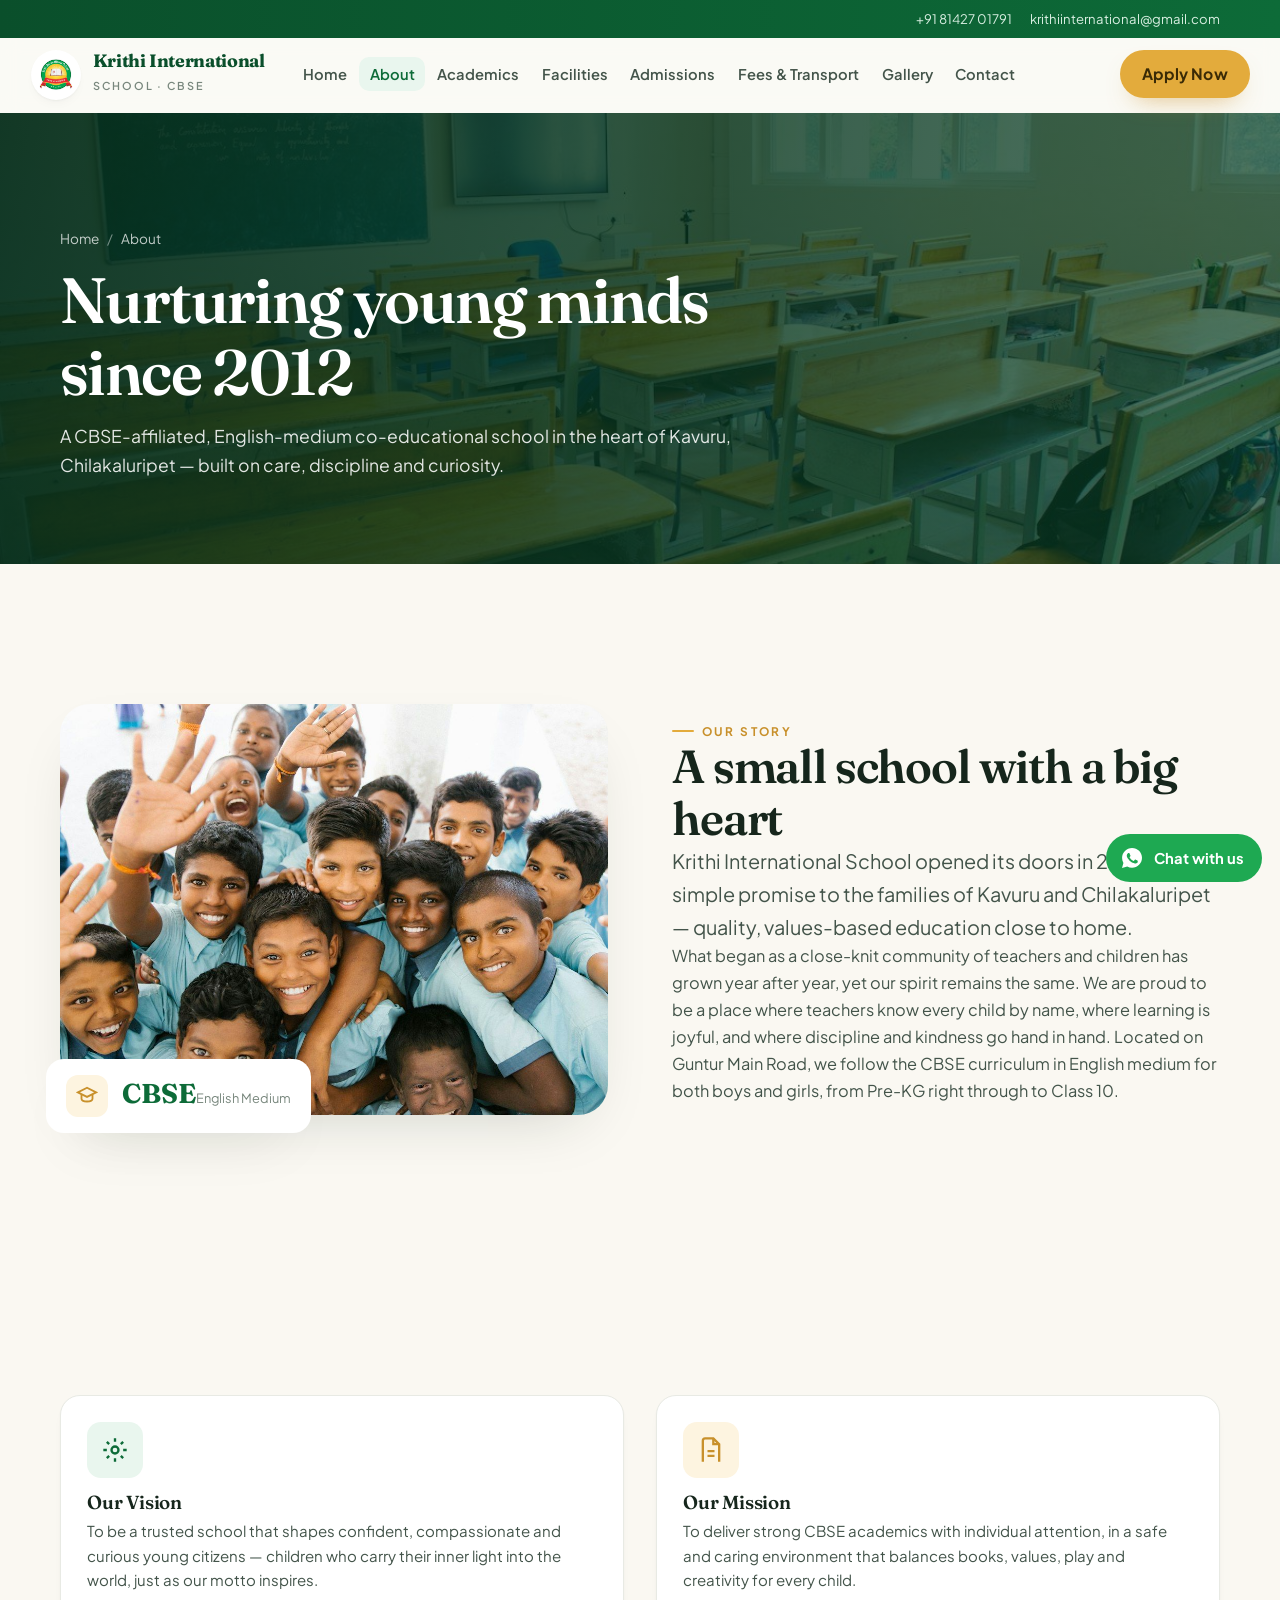
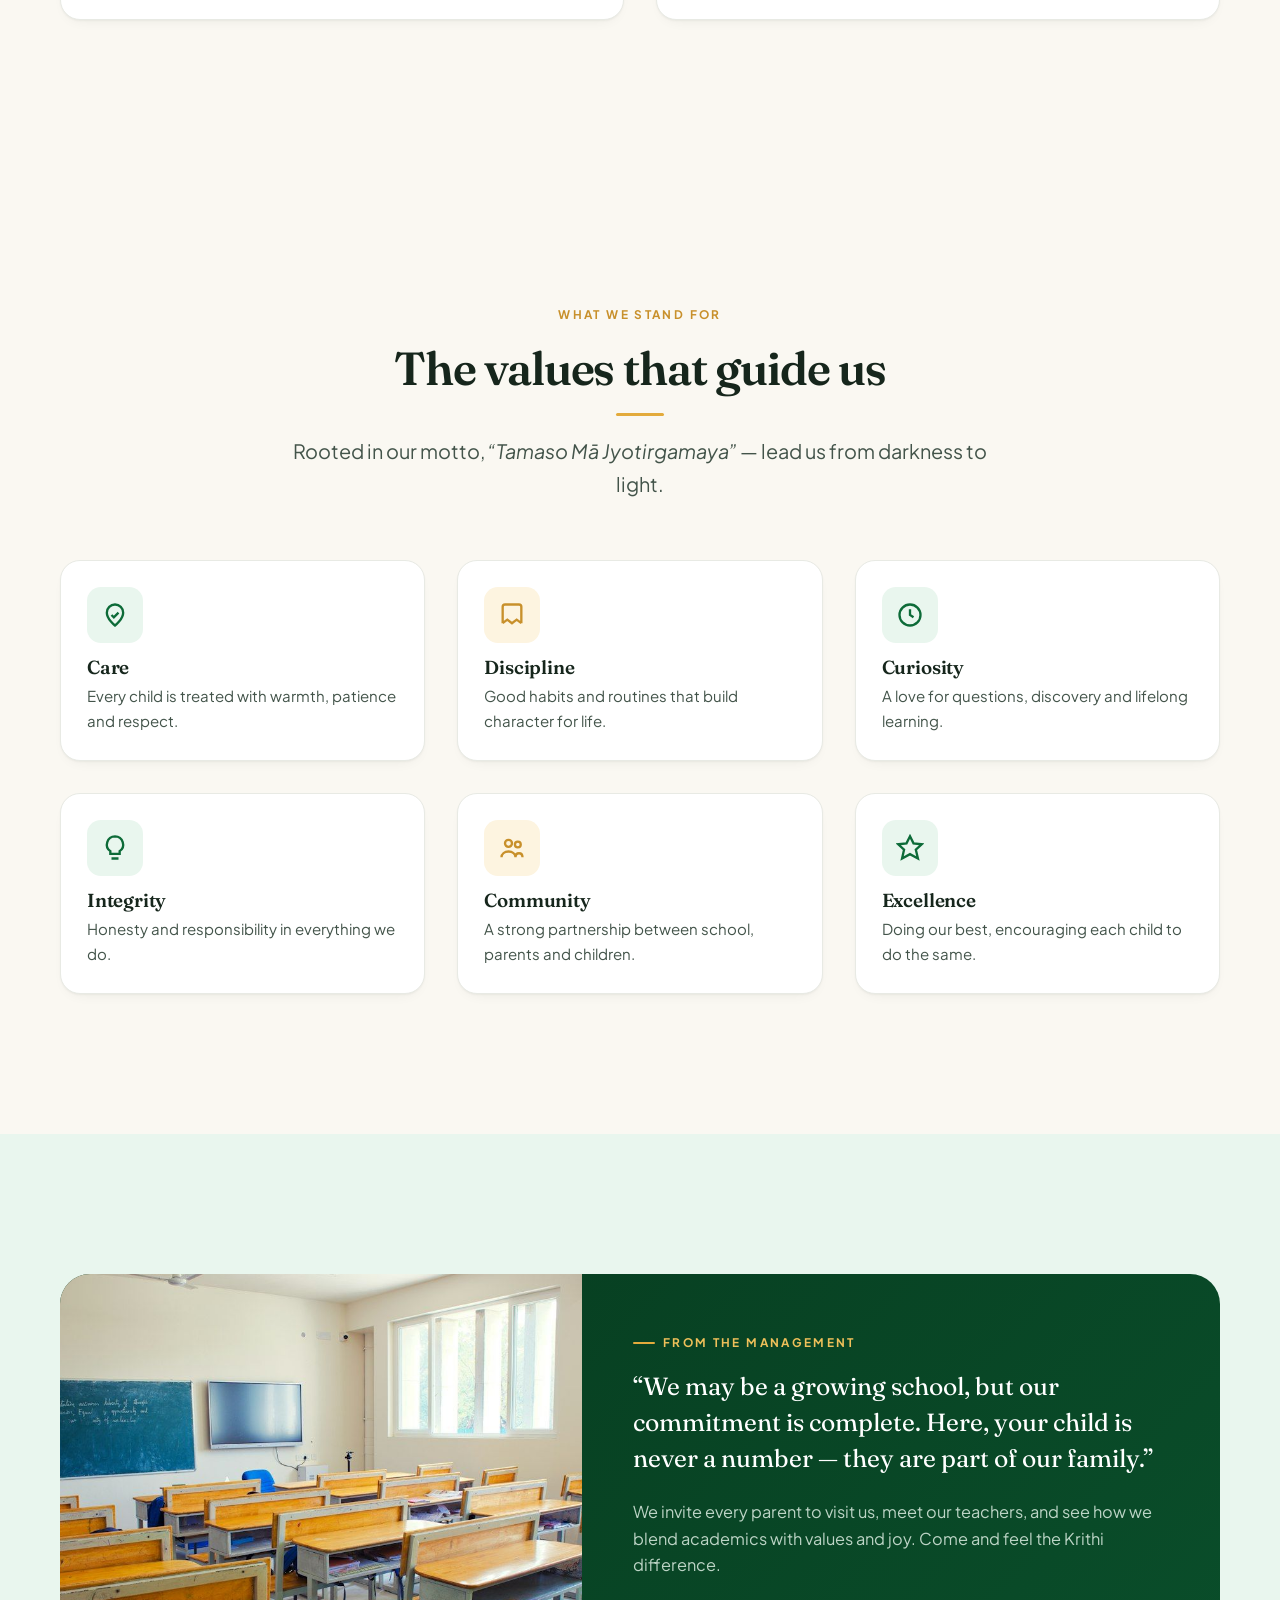
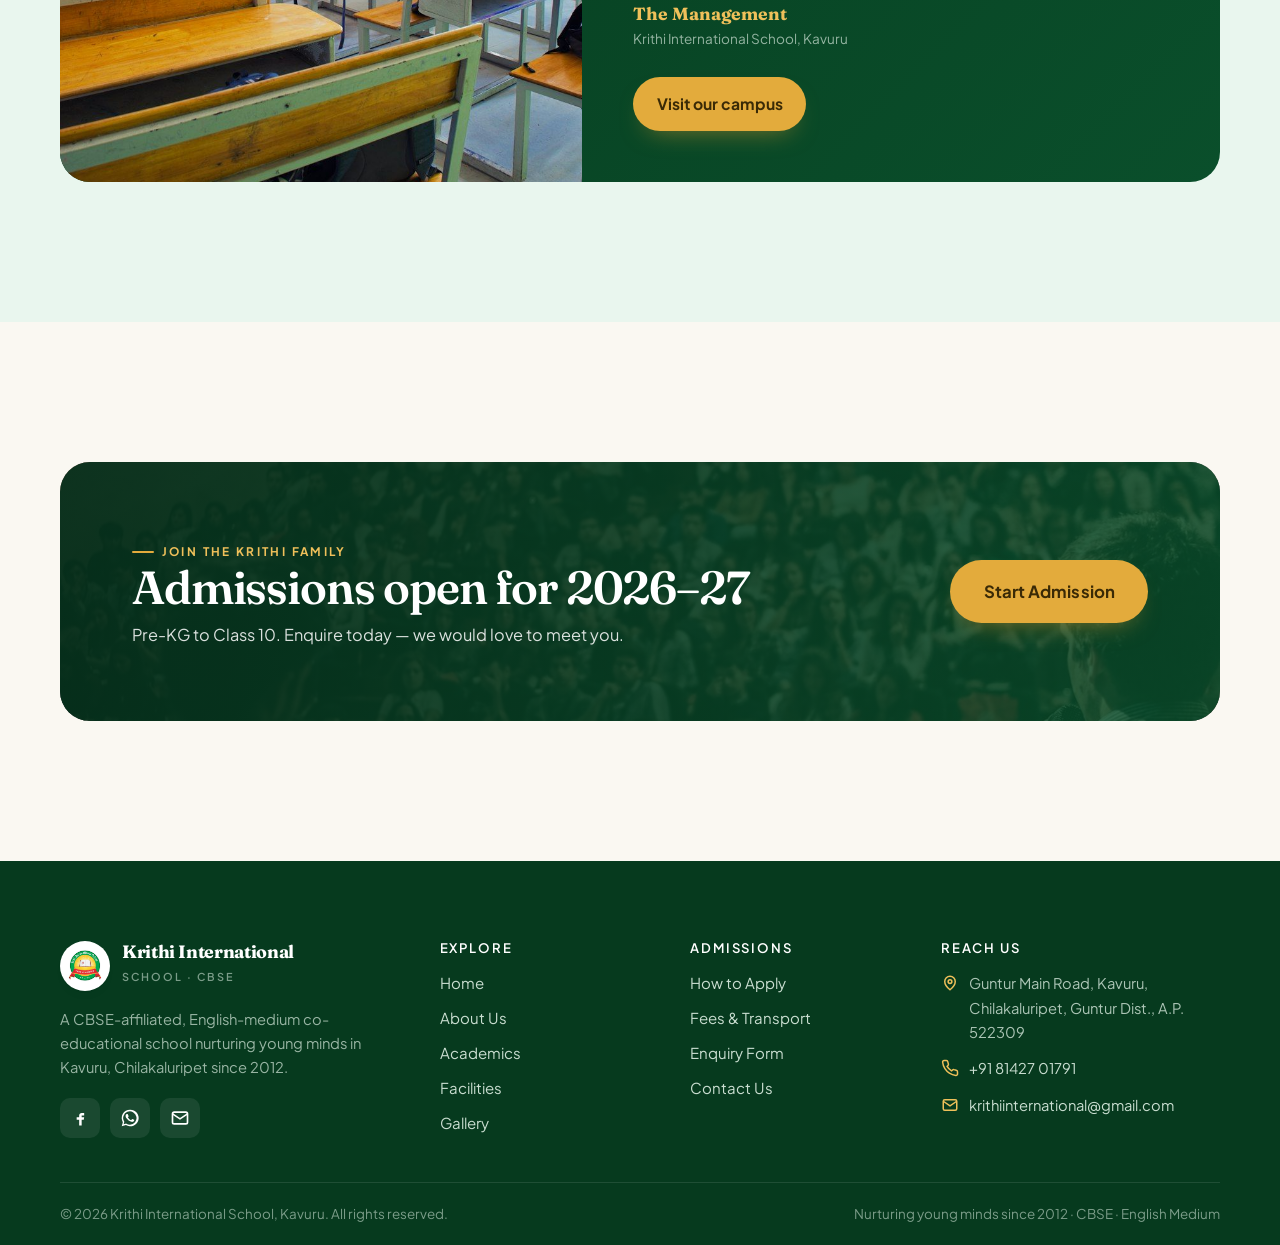
<file: pages/about.html>
<!doctype html>
<html lang="en">
<head>
<meta charset="utf-8">
<meta name="viewport" content="width=device-width, initial-scale=1">
<title>About Us | Krithi International School, Kavuru</title>
<meta name="description" content="Learn about Krithi International School — a CBSE, English-medium co-educational school in Kavuru, Chilakaluripet, Guntur, nurturing young minds since 2012. Our vision, mission and values.">
<meta name="theme-color" content="#0d6b38">
<link rel="icon" href="../assets/img/real/logo.jpg">
<link rel="preconnect" href="https://fonts.googleapis.com">
<link rel="preconnect" href="https://fonts.gstatic.com" crossorigin>
<link href="https://fonts.googleapis.com/css2?family=Fraunces:ital,opsz,wght@0,9..144,400..700;1,9..144,400..600&family=Plus+Jakarta+Sans:wght@400;500;600;700;800&display=swap" rel="stylesheet">
<link rel="stylesheet" href="../assets/css/style.css">
</head>
<body>

<!-- ===== Announcement bar ===== -->
<div class="topbar">
  <div class="container">
    <div class="ticker"><div class="ticker__track">
      <span><b>Admissions Open 2026–27</b> — Pre-KG to Class 10 · Limited seats</span>
      <span>Guntur Main Road, Kavuru, Chilakaluripet, Guntur District, A.P.</span>
      <span><b>CBSE Affiliated</b> · English Medium · Co-educational</span>
      <span>Nurturing young minds since 2012</span>
    </div></div>
    <div class="topbar__contact">
      <a href="tel:+918142701791">+91 81427 01791</a>
      <a href="mailto:krithiinternational@gmail.com">krithiinternational@gmail.com</a>
    </div>
  </div>
</div>

<header class="site-header">
  <nav class="nav container" aria-label="Main">
    <a class="brand" href="../index.html">
      <img src="../assets/img/real/logo.jpg" alt="Krithi International School logo" width="50" height="50">
      <span class="brand__text"><strong>Krithi International</strong><span>School · CBSE</span></span>
    </a>
    <ul class="nav__links">
      <li><a href="../index.html">Home</a></li>
      <li><a href="about.html" class="active">About</a></li>
      <li><a href="academics.html">Academics</a></li>
      <li><a href="facilities.html">Facilities</a></li>
      <li><a href="admissions.html">Admissions</a></li>
      <li><a href="fees-transport.html">Fees &amp; Transport</a></li>
      <li><a href="gallery.html">Gallery</a></li>
      <li><a href="contact.html">Contact</a></li>
    </ul>
    <div class="nav__cta">
      <a class="btn btn--gold btn--enquire-desktop" href="admissions.html">Apply Now</a>
      <button class="nav__toggle" aria-label="Open menu" aria-expanded="false"><span></span></button>
    </div>
  </nav>
  <div class="nav-backdrop"></div>
</header>

<section class="page-hero">
  <img src="../assets/img/stock/class-session.jpg" alt="Students learning at Krithi International School">
  <div class="container">
    <div class="page-hero__inner">
      <div class="crumbs"><a href="../index.html">Home</a> <span>/</span> About</div>
      <h1>Nurturing young minds since 2012</h1>
      <p>A CBSE-affiliated, English-medium co-educational school in the heart of Kavuru, Chilakaluripet — built on care, discipline and curiosity.</p>
    </div>
  </div>
</section>

<section class="section">
  <div class="container">
    <div class="split">
      <div class="split__media reveal">
        <img src="../assets/img/stock/indian-kids.jpg" alt="Happy students of Krithi International School" loading="lazy" style="object-position:center 25%">
        <div class="split__badge bl"><div class="ico"><svg viewBox="0 0 24 24" fill="none" stroke="currentColor" stroke-width="2" width="22" height="22"><path d="M12 3 2 8l10 5 10-5-10-5z"/><path d="M6 10v5c0 1.7 2.7 3 6 3s6-1.3 6-3v-5"/></svg></div><div><b>CBSE</b><span>English Medium</span></div></div>
      </div>
      <div class="split__content reveal d1">
        <span class="eyebrow">Our Story</span>
        <h2>A small school with a big heart</h2>
        <p class="lead">Krithi International School opened its doors in 2012 with a simple promise to the families of Kavuru and Chilakaluripet — quality, values-based education close to home.</p>
        <p>What began as a close-knit community of teachers and children has grown year after year, yet our spirit remains the same. We are proud to be a place where teachers know every child by name, where learning is joyful, and where discipline and kindness go hand in hand. Located on Guntur Main Road, we follow the CBSE curriculum in English medium for both boys and girls, from Pre-KG right through to Class 10.</p>
      </div>
    </div>
  </div>
</section>

<section class="section bg-cream">
  <div class="container">
    <div class="grid card-grid-2">
      <article class="info-card reveal">
        <div class="feature__icon"><svg viewBox="0 0 24 24" fill="none" stroke="currentColor" stroke-width="2"><circle cx="12" cy="12" r="3"/><path d="M12 2v3M12 19v3M2 12h3M19 12h3M5 5l2 2M17 17l2 2M19 5l-2 2M7 17l-2 2"/></svg></div>
        <h3>Our Vision</h3>
        <p>To be a trusted school that shapes confident, compassionate and curious young citizens — children who carry their inner light into the world, just as our motto inspires.</p>
      </article>
      <article class="info-card reveal d1">
        <div class="feature__icon"><svg viewBox="0 0 24 24" fill="none" stroke="currentColor" stroke-width="2"><path d="M5 22V4a2 2 0 012-2h7l5 5v15"/><path d="M14 2v5h5M9 13h6M9 17h6"/></svg></div>
        <h3>Our Mission</h3>
        <p>To deliver strong CBSE academics with individual attention, in a safe and caring environment that balances books, values, play and creativity for every child.</p>
      </article>
    </div>
  </div>
</section>

<section class="section">
  <div class="container">
    <div class="section-head center reveal">
      <span class="eyebrow">What We Stand For</span>
      <h2>The values that guide us</h2>
      <p class="lead">Rooted in our motto, <em>“Tamaso Mā Jyotirgamaya”</em> — lead us from darkness to light.</p>
    </div>
    <div class="grid card-grid-3">
      <article class="info-card reveal"><div class="feature__icon"><svg viewBox="0 0 24 24" fill="none" stroke="currentColor" stroke-width="2"><path d="M12 21s-7-5.5-7-11a7 7 0 0114 0c0 5.5-7 11-7 11z"/><path d="m9 12 2 2 4-4"/></svg></div><h3>Care</h3><p>Every child is treated with warmth, patience and respect.</p></article>
      <article class="info-card reveal d1"><div class="feature__icon"><svg viewBox="0 0 24 24" fill="none" stroke="currentColor" stroke-width="2"><path d="M4 19V5a2 2 0 012-2h12a2 2 0 012 2v14M4 19l4-3 4 3 4-3 4 3"/></svg></div><h3>Discipline</h3><p>Good habits and routines that build character for life.</p></article>
      <article class="info-card reveal d2"><div class="feature__icon"><svg viewBox="0 0 24 24" fill="none" stroke="currentColor" stroke-width="2"><circle cx="12" cy="12" r="9"/><path d="M12 7v5l3 2"/></svg></div><h3>Curiosity</h3><p>A love for questions, discovery and lifelong learning.</p></article>
      <article class="info-card reveal"><div class="feature__icon"><svg viewBox="0 0 24 24" fill="none" stroke="currentColor" stroke-width="2"><path d="M12 2a7 7 0 00-4 12.7V17h8v-2.3A7 7 0 0012 2zM9 21h6"/></svg></div><h3>Integrity</h3><p>Honesty and responsibility in everything we do.</p></article>
      <article class="info-card reveal d1"><div class="feature__icon"><svg viewBox="0 0 24 24" fill="none" stroke="currentColor" stroke-width="2"><circle cx="9" cy="8" r="3"/><circle cx="17" cy="9" r="2.5"/><path d="M3 20c0-3 2.7-5 6-5s6 2 6 5M15 20c0-2 1-3.5 3-3.5s3 1.5 3 3.5"/></svg></div><h3>Community</h3><p>A strong partnership between school, parents and children.</p></article>
      <article class="info-card reveal d2"><div class="feature__icon"><svg viewBox="0 0 24 24" fill="none" stroke="currentColor" stroke-width="2"><path d="m12 2 3 6 7 .8-5 4.7L18.8 21 12 17.3 5.2 21 6.9 13.5l-5-4.7L9 8z"/></svg></div><h3>Excellence</h3><p>Doing our best, encouraging each child to do the same.</p></article>
    </div>
  </div>
</section>

<section class="section bg-green-soft">
  <div class="container">
    <div class="message reveal">
      <div class="message__media"><img src="../assets/img/stock/teacher.jpg" alt="A member of the Krithi teaching team" loading="lazy"></div>
      <div class="message__body">
        <span class="eyebrow">From the Management</span>
        <blockquote>“We may be a growing school, but our commitment is complete. Here, your child is never a number — they are part of our family.”</blockquote>
        <p>We invite every parent to visit us, meet our teachers, and see how we blend academics with values and joy. Come and feel the Krithi difference.</p>
        <div class="message__sign"><b>The Management</b><span>Krithi International School, Kavuru</span></div>
        <div class="btn-row mt-m"><a class="btn btn--gold" href="contact.html">Visit our campus</a></div>
      </div>
    </div>
  </div>
</section>

<section class="section">
  <div class="container">
    <div class="cta-band reveal">
      <img src="../assets/img/stock/assembly.jpg" alt="School assembly" loading="lazy">
      <div class="cta-band__inner">
        <div><span class="eyebrow" style="color:var(--gold-400)">Join the Krithi Family</span><h2>Admissions open for 2026–27</h2><p>Pre-KG to Class 10. Enquire today — we would love to meet you.</p></div>
        <div class="btn-row"><a class="btn btn--gold btn--lg" href="admissions.html">Start Admission</a></div>
      </div>
    </div>
  </div>
</section>

<footer class="footer">
  <div class="container">
    <div class="footer__grid">
      <div class="footer__brand">
        <a class="brand" href="../index.html"><img src="../assets/img/real/logo.jpg" alt="Krithi International School logo" width="50" height="50"><span class="brand__text"><strong>Krithi International</strong><span>School · CBSE</span></span></a>
        <p>A CBSE-affiliated, English-medium co-educational school nurturing young minds in Kavuru, Chilakaluripet since 2012.</p>
        <div class="socials">
          <a href="https://www.facebook.com/" target="_blank" rel="noopener" aria-label="Facebook"><svg viewBox="0 0 24 24" fill="currentColor"><path d="M14 9h3V6h-3c-1.7 0-3 1.3-3 3v2H8v3h3v7h3v-7h2.5l.5-3H14V9z"/></svg></a>
          <a href="https://wa.me/918142701791" target="_blank" rel="noopener" aria-label="WhatsApp"><svg viewBox="0 0 24 24" fill="currentColor"><path d="M12 2a10 10 0 00-8.6 15l-1.3 4.8 5-1.3A10 10 0 1012 2zm0 18a8 8 0 01-4.3-1.2l-.3-.2-3 .8.8-2.9-.2-.3A8 8 0 1112 20zm4.6-5.9c-.3-.1-1.5-.7-1.7-.8-.2-.1-.4-.1-.6.1-.2.3-.6.8-.8 1-.1.1-.3.2-.5.1-.3-.1-1.1-.4-2-1.3-.8-.7-1.3-1.5-1.4-1.8-.2-.3 0-.4.1-.5l.4-.5c.1-.2.2-.3.2-.5s0-.4-.1-.5c-.1-.1-.6-1.4-.8-1.9-.2-.5-.4-.4-.6-.4h-.5c-.2 0-.5.1-.7.3-.3.3-.9.9-.9 2.1s.9 2.4 1 2.6c.1.2 1.8 2.8 4.4 3.9.6.3 1.1.4 1.5.5.6.2 1.2.2 1.6.1.5-.1 1.5-.6 1.7-1.2.2-.6.2-1.1.1-1.2-.1-.1-.2-.2-.5-.3z"/></svg></a>
          <a href="mailto:krithiinternational@gmail.com" aria-label="Email"><svg viewBox="0 0 24 24" fill="none" stroke="currentColor" stroke-width="2"><rect x="3" y="5" width="18" height="14" rx="2"/><path d="m3 7 9 6 9-6"/></svg></a>
        </div>
      </div>
      <div><h4>Explore</h4><div class="footer__links"><a href="../index.html">Home</a><a href="about.html">About Us</a><a href="academics.html">Academics</a><a href="facilities.html">Facilities</a><a href="gallery.html">Gallery</a></div></div>
      <div><h4>Admissions</h4><div class="footer__links"><a href="admissions.html">How to Apply</a><a href="fees-transport.html">Fees &amp; Transport</a><a href="admissions.html#enquiry">Enquiry Form</a><a href="contact.html">Contact Us</a></div></div>
      <div><h4>Reach Us</h4><ul class="footer__contact">
        <li><svg viewBox="0 0 24 24" fill="none" stroke="currentColor" stroke-width="2"><path d="M12 21s-7-5.5-7-11a7 7 0 0114 0c0 5.5-7 11-7 11z"/><circle cx="12" cy="10" r="2.5"/></svg> Guntur Main Road, Kavuru, Chilakaluripet, Guntur Dist., A.P. 522309</li>
        <li><svg viewBox="0 0 24 24" fill="none" stroke="currentColor" stroke-width="2"><path d="M22 16.9v3a2 2 0 01-2.2 2 19.8 19.8 0 01-8.6-3 19.5 19.5 0 01-6-6 19.8 19.8 0 01-3-8.6A2 2 0 014.1 2h3a2 2 0 012 1.7c.1 1 .4 1.9.7 2.8a2 2 0 01-.5 2.1L8.1 9.9a16 16 0 006 6l1.3-1.3a2 2 0 012.1-.4c.9.3 1.8.6 2.8.7a2 2 0 011.7 2z"/></svg> <a href="tel:+918142701791">+91 81427 01791</a></li>
        <li><svg viewBox="0 0 24 24" fill="none" stroke="currentColor" stroke-width="2"><rect x="3" y="5" width="18" height="14" rx="2"/><path d="m3 7 9 6 9-6"/></svg> <a href="mailto:krithiinternational@gmail.com">krithiinternational@gmail.com</a></li>
      </ul></div>
    </div>
    <div class="footer__bottom"><span>© <span id="year">2026</span> Krithi International School, Kavuru. All rights reserved.</span><span>Nurturing young minds since 2012 · CBSE · English Medium</span></div>
  </div>
</footer>

<a class="fab" href="https://wa.me/918142701791?text=Hello%20Krithi%20International%20School%2C%20I%20would%20like%20admission%20details." target="_blank" rel="noopener" aria-label="Chat on WhatsApp"><svg viewBox="0 0 24 24" fill="currentColor"><path d="M12.04 2c-5.5 0-9.96 4.46-9.96 9.96 0 1.76.46 3.45 1.33 4.95L2 22l5.25-1.38c1.45.79 3.08 1.21 4.79 1.21 5.5 0 9.96-4.46 9.96-9.96S17.54 2 12.04 2zm5.8 14.06c-.24.68-1.42 1.3-1.95 1.34-.5.05-.98.23-3.3-.69-2.78-1.1-4.55-3.95-4.69-4.14-.14-.18-1.13-1.5-1.13-2.86 0-1.36.71-2.03.97-2.31.24-.26.53-.32.71-.32.18 0 .35 0 .51.01.16.01.38-.06.6.46.24.56.79 1.93.86 2.07.07.14.11.3.02.48-.09.18-.14.3-.27.46-.14.16-.29.36-.41.48-.14.14-.28.29-.12.56.16.27.72 1.18 1.54 1.91 1.06.95 1.95 1.24 2.22 1.38.27.14.43.12.59-.07.16-.18.68-.79.86-1.06.18-.27.36-.23.6-.14.24.09 1.55.73 1.82.86.27.14.45.21.51.32.07.11.07.64-.17 1.32z"/></svg><span class="fab__label">Chat with us</span></a>

<script src="../assets/js/main.js" defer></script>
</body>
</html>
</file>
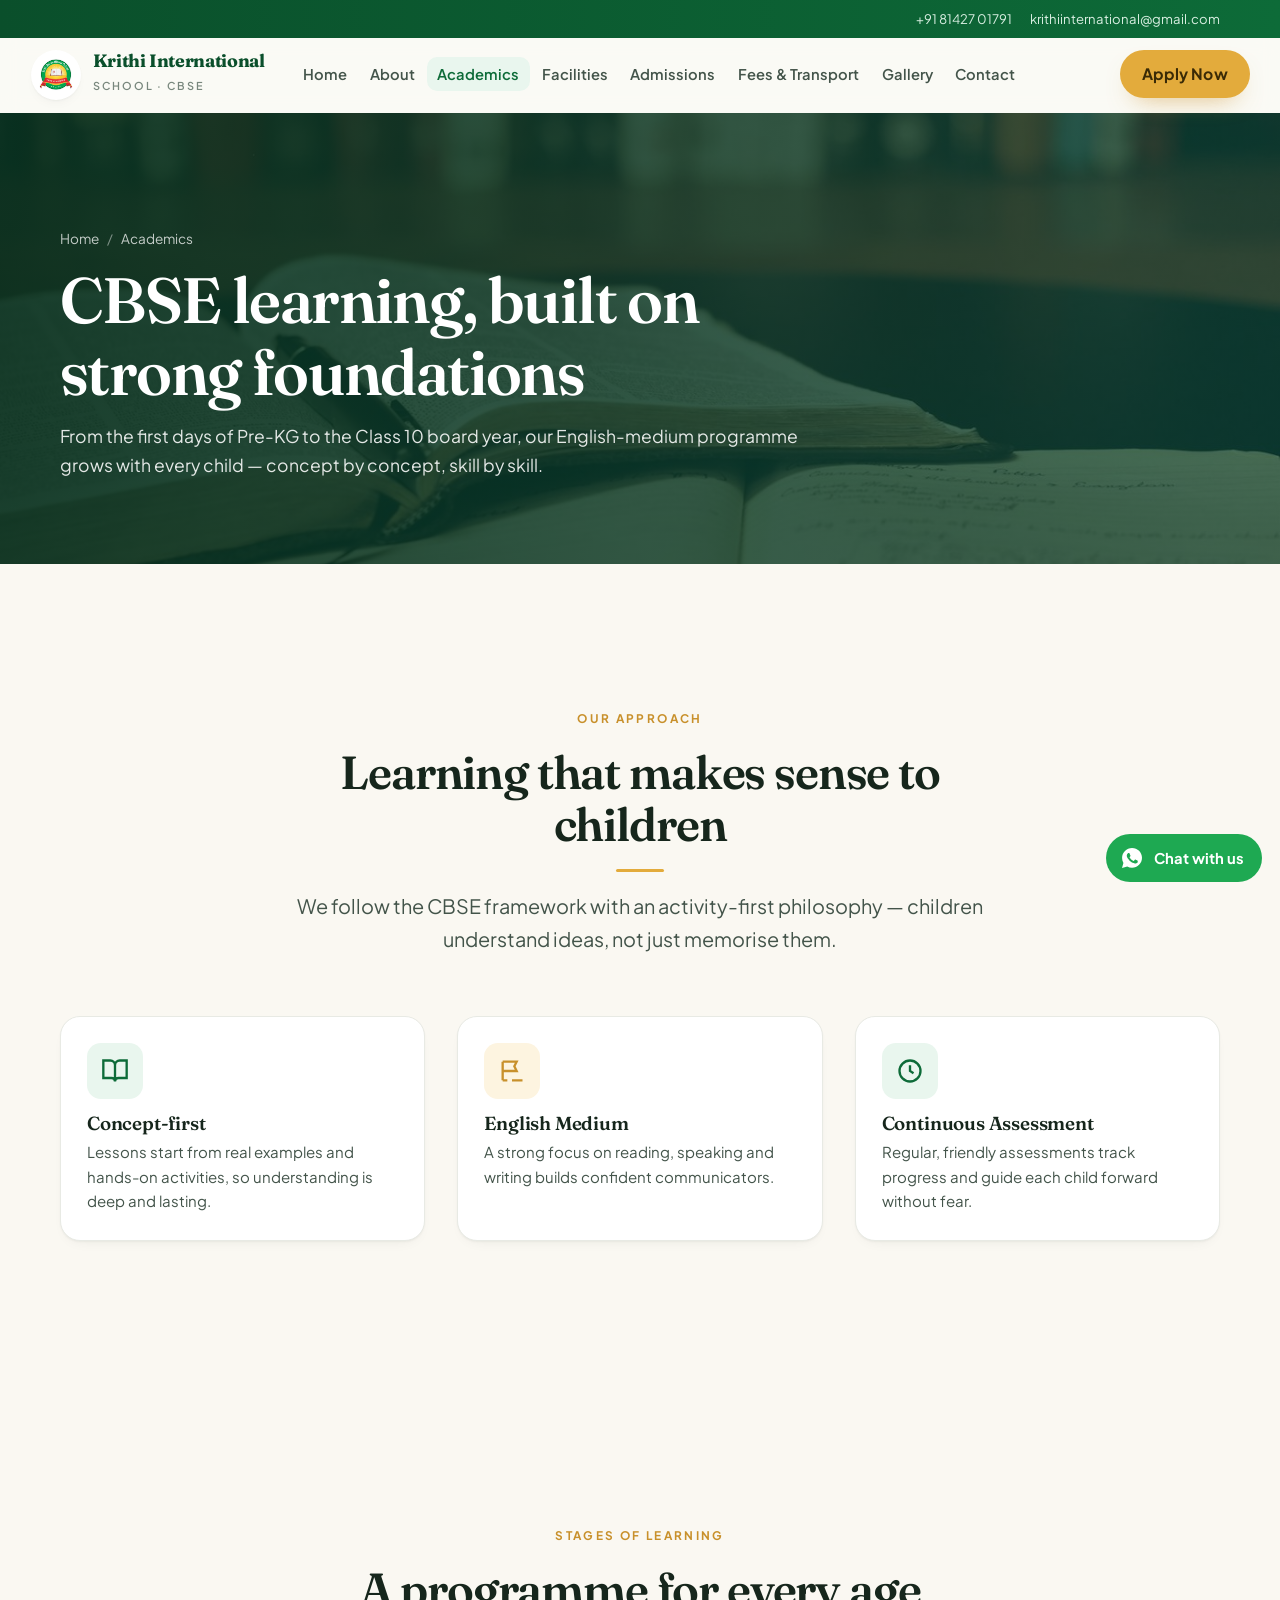
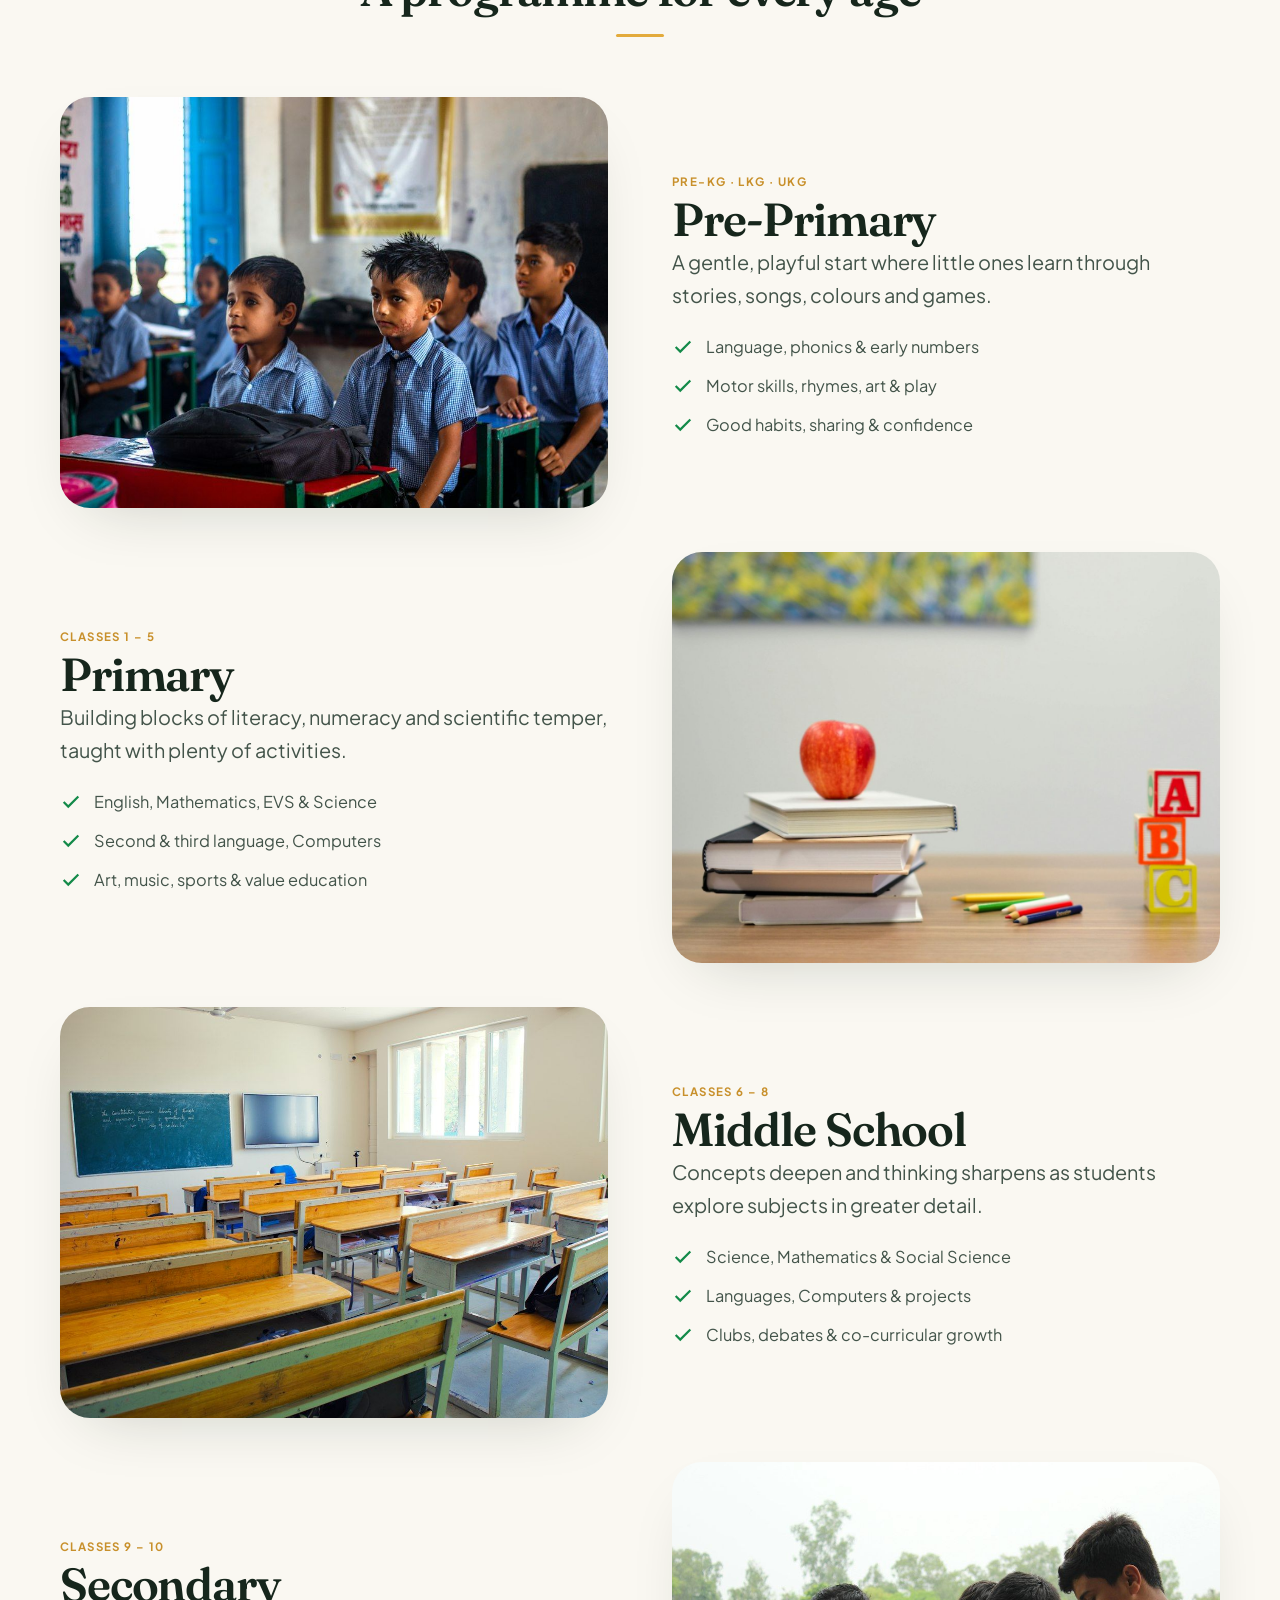
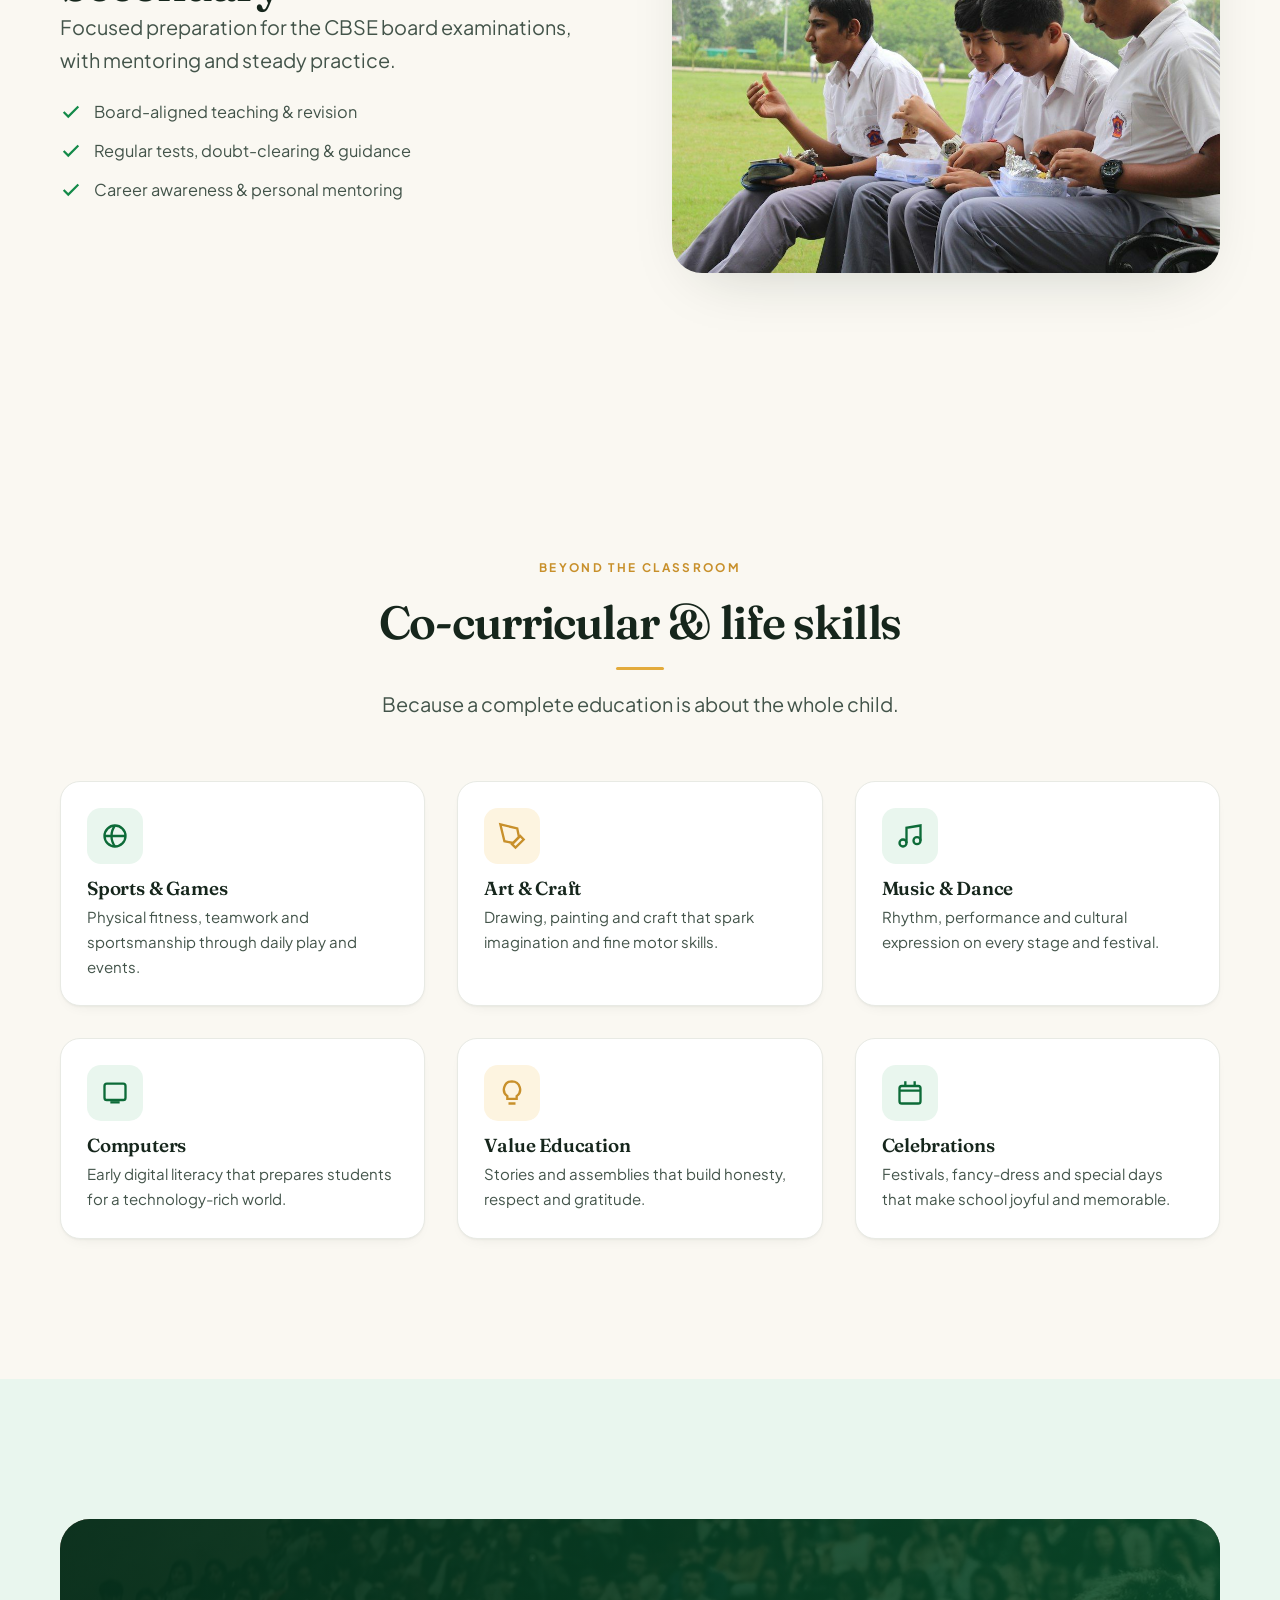
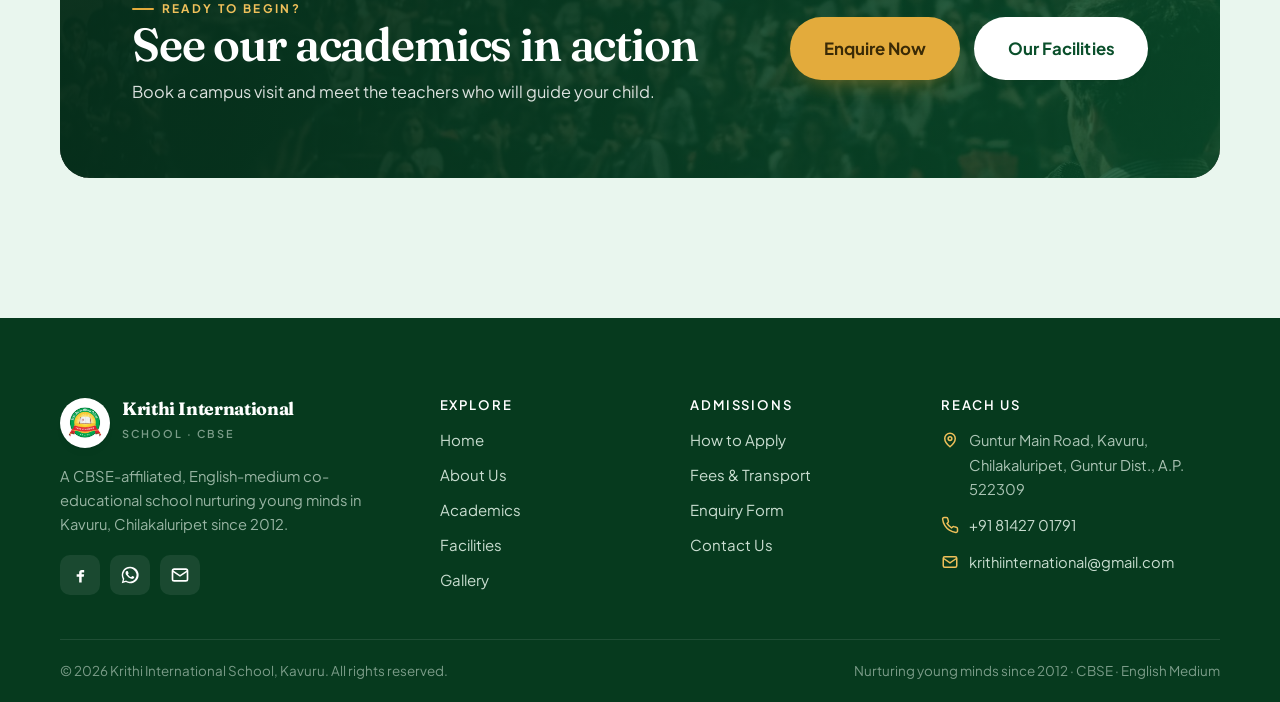
<file: pages/academics.html>
<!doctype html>
<html lang="en">
<head>
<meta charset="utf-8">
<meta name="viewport" content="width=device-width, initial-scale=1">
<title>Academics (CBSE) | Krithi International School, Kavuru</title>
<meta name="description" content="CBSE academics at Krithi International School — Pre-KG to Class 10. Activity-based learning, strong fundamentals, co-curriculars and continuous assessment in English medium.">
<meta name="theme-color" content="#0d6b38">
<link rel="icon" href="../assets/img/real/logo.jpg">
<link rel="preconnect" href="https://fonts.googleapis.com">
<link rel="preconnect" href="https://fonts.gstatic.com" crossorigin>
<link href="https://fonts.googleapis.com/css2?family=Fraunces:ital,opsz,wght@0,9..144,400..700;1,9..144,400..600&family=Plus+Jakarta+Sans:wght@400;500;600;700;800&display=swap" rel="stylesheet">
<link rel="stylesheet" href="../assets/css/style.css">
</head>
<body>

<!-- ===== Announcement bar ===== -->
<div class="topbar">
  <div class="container">
    <div class="ticker"><div class="ticker__track">
      <span><b>Admissions Open 2026–27</b> — Pre-KG to Class 10 · Limited seats</span>
      <span>Guntur Main Road, Kavuru, Chilakaluripet, Guntur District, A.P.</span>
      <span><b>CBSE Affiliated</b> · English Medium · Co-educational</span>
      <span>Nurturing young minds since 2012</span>
    </div></div>
    <div class="topbar__contact">
      <a href="tel:+918142701791">+91 81427 01791</a>
      <a href="mailto:krithiinternational@gmail.com">krithiinternational@gmail.com</a>
    </div>
  </div>
</div>

<header class="site-header">
  <nav class="nav container" aria-label="Main">
    <a class="brand" href="../index.html"><img src="../assets/img/real/logo.jpg" alt="Krithi International School logo" width="50" height="50"><span class="brand__text"><strong>Krithi International</strong><span>School · CBSE</span></span></a>
    <ul class="nav__links">
      <li><a href="../index.html">Home</a></li>
      <li><a href="about.html">About</a></li>
      <li><a href="academics.html" class="active">Academics</a></li>
      <li><a href="facilities.html">Facilities</a></li>
      <li><a href="admissions.html">Admissions</a></li>
      <li><a href="fees-transport.html">Fees &amp; Transport</a></li>
      <li><a href="gallery.html">Gallery</a></li>
      <li><a href="contact.html">Contact</a></li>
    </ul>
    <div class="nav__cta"><a class="btn btn--gold btn--enquire-desktop" href="admissions.html">Apply Now</a><button class="nav__toggle" aria-label="Open menu" aria-expanded="false"><span></span></button></div>
  </nav>
  <div class="nav-backdrop"></div>
</header>

<section class="page-hero">
  <img src="../assets/img/stock/study.jpg" alt="Open books and study notes">
  <div class="container">
    <div class="page-hero__inner">
      <div class="crumbs"><a href="../index.html">Home</a> <span>/</span> Academics</div>
      <h1>CBSE learning, built on strong foundations</h1>
      <p>From the first days of Pre-KG to the Class 10 board year, our English-medium programme grows with every child — concept by concept, skill by skill.</p>
    </div>
  </div>
</section>

<section class="section">
  <div class="container">
    <div class="section-head center reveal">
      <span class="eyebrow">Our Approach</span>
      <h2>Learning that makes sense to children</h2>
      <p class="lead">We follow the CBSE framework with an activity-first philosophy — children understand ideas, not just memorise them.</p>
    </div>
    <div class="grid card-grid-3">
      <article class="info-card reveal"><div class="feature__icon"><svg viewBox="0 0 24 24" fill="none" stroke="currentColor" stroke-width="2"><path d="M2 3h6a4 4 0 014 4v14a3 3 0 00-3-3H2zM22 3h-6a4 4 0 00-4 4v14a3 3 0 013-3h7z"/></svg></div><h3>Concept-first</h3><p>Lessons start from real examples and hands-on activities, so understanding is deep and lasting.</p></article>
      <article class="info-card reveal d1"><div class="feature__icon"><svg viewBox="0 0 24 24" fill="none" stroke="currentColor" stroke-width="2"><path d="M12 20h9M4 20h4M4 4v16M4 4h12l-2 4 2 4H4"/></svg></div><h3>English Medium</h3><p>A strong focus on reading, speaking and writing builds confident communicators.</p></article>
      <article class="info-card reveal d2"><div class="feature__icon"><svg viewBox="0 0 24 24" fill="none" stroke="currentColor" stroke-width="2"><circle cx="12" cy="12" r="9"/><path d="M12 7v5l3 2"/></svg></div><h3>Continuous Assessment</h3><p>Regular, friendly assessments track progress and guide each child forward without fear.</p></article>
    </div>
  </div>
</section>

<section class="section bg-cream">
  <div class="container">
    <div class="section-head center reveal"><span class="eyebrow">Stages of Learning</span><h2>A programme for every age</h2></div>

    <div class="split mt-l">
      <div class="split__media reveal"><img src="../assets/img/stock/happy-child.jpg" alt="Young learners in uniform at Krithi" loading="lazy"></div>
      <div class="split__content reveal d1">
        <span class="program__tag">Pre-KG · LKG · UKG</span>
        <h2>Pre-Primary</h2>
        <p class="lead">A gentle, playful start where little ones learn through stories, songs, colours and games.</p>
        <ul class="tick-list">
          <li><svg viewBox="0 0 24 24" fill="none" stroke="currentColor" stroke-width="2.4"><path d="m20 6-11 11-5-5"/></svg> Language, phonics &amp; early numbers</li>
          <li><svg viewBox="0 0 24 24" fill="none" stroke="currentColor" stroke-width="2.4"><path d="m20 6-11 11-5-5"/></svg> Motor skills, rhymes, art &amp; play</li>
          <li><svg viewBox="0 0 24 24" fill="none" stroke="currentColor" stroke-width="2.4"><path d="m20 6-11 11-5-5"/></svg> Good habits, sharing &amp; confidence</li>
        </ul>
      </div>
    </div>

    <div class="split split--rev mt-l">
      <div class="split__media reveal"><img src="../assets/img/stock/school-supplies.jpg" alt="Books, pencils and ABC blocks" loading="lazy"></div>
      <div class="split__content reveal d1">
        <span class="program__tag">Classes 1 – 5</span>
        <h2>Primary</h2>
        <p class="lead">Building blocks of literacy, numeracy and scientific temper, taught with plenty of activities.</p>
        <ul class="tick-list">
          <li><svg viewBox="0 0 24 24" fill="none" stroke="currentColor" stroke-width="2.4"><path d="m20 6-11 11-5-5"/></svg> English, Mathematics, EVS &amp; Science</li>
          <li><svg viewBox="0 0 24 24" fill="none" stroke="currentColor" stroke-width="2.4"><path d="m20 6-11 11-5-5"/></svg> Second &amp; third language, Computers</li>
          <li><svg viewBox="0 0 24 24" fill="none" stroke="currentColor" stroke-width="2.4"><path d="m20 6-11 11-5-5"/></svg> Art, music, sports &amp; value education</li>
        </ul>
      </div>
    </div>

    <div class="split mt-l">
      <div class="split__media reveal"><img src="../assets/img/stock/class-session.jpg" alt="Engaged middle-school classroom" loading="lazy"></div>
      <div class="split__content reveal d1">
        <span class="program__tag">Classes 6 – 8</span>
        <h2>Middle School</h2>
        <p class="lead">Concepts deepen and thinking sharpens as students explore subjects in greater detail.</p>
        <ul class="tick-list">
          <li><svg viewBox="0 0 24 24" fill="none" stroke="currentColor" stroke-width="2.4"><path d="m20 6-11 11-5-5"/></svg> Science, Mathematics &amp; Social Science</li>
          <li><svg viewBox="0 0 24 24" fill="none" stroke="currentColor" stroke-width="2.4"><path d="m20 6-11 11-5-5"/></svg> Languages, Computers &amp; projects</li>
          <li><svg viewBox="0 0 24 24" fill="none" stroke="currentColor" stroke-width="2.4"><path d="m20 6-11 11-5-5"/></svg> Clubs, debates &amp; co-curricular growth</li>
        </ul>
      </div>
    </div>

    <div class="split split--rev mt-l">
      <div class="split__media reveal"><img src="../assets/img/stock/indian-secondary.jpg" alt="Secondary students of Krithi International School" loading="lazy"></div>
      <div class="split__content reveal d1">
        <span class="program__tag">Classes 9 – 10</span>
        <h2>Secondary</h2>
        <p class="lead">Focused preparation for the CBSE board examinations, with mentoring and steady practice.</p>
        <ul class="tick-list">
          <li><svg viewBox="0 0 24 24" fill="none" stroke="currentColor" stroke-width="2.4"><path d="m20 6-11 11-5-5"/></svg> Board-aligned teaching &amp; revision</li>
          <li><svg viewBox="0 0 24 24" fill="none" stroke="currentColor" stroke-width="2.4"><path d="m20 6-11 11-5-5"/></svg> Regular tests, doubt-clearing &amp; guidance</li>
          <li><svg viewBox="0 0 24 24" fill="none" stroke="currentColor" stroke-width="2.4"><path d="m20 6-11 11-5-5"/></svg> Career awareness &amp; personal mentoring</li>
        </ul>
      </div>
    </div>
  </div>
</section>

<section class="section">
  <div class="container">
    <div class="section-head center reveal"><span class="eyebrow">Beyond the Classroom</span><h2>Co-curricular &amp; life skills</h2><p class="lead">Because a complete education is about the whole child.</p></div>
    <div class="grid card-grid-3">
      <article class="info-card reveal"><div class="feature__icon"><svg viewBox="0 0 24 24" fill="none" stroke="currentColor" stroke-width="2"><circle cx="12" cy="12" r="9"/><path d="M12 3a15 15 0 000 18M3 12h18"/></svg></div><h3>Sports &amp; Games</h3><p>Physical fitness, teamwork and sportsmanship through daily play and events.</p></article>
      <article class="info-card reveal d1"><div class="feature__icon"><svg viewBox="0 0 24 24" fill="none" stroke="currentColor" stroke-width="2"><path d="M12 19l7-7 3 3-7 7-3-3z"/><path d="M18 13l-1.5-7.5L2 2l3.5 14.5L13 18z"/></svg></div><h3>Art &amp; Craft</h3><p>Drawing, painting and craft that spark imagination and fine motor skills.</p></article>
      <article class="info-card reveal d2"><div class="feature__icon"><svg viewBox="0 0 24 24" fill="none" stroke="currentColor" stroke-width="2"><path d="M9 18V5l12-2v13"/><circle cx="6" cy="18" r="3"/><circle cx="18" cy="16" r="3"/></svg></div><h3>Music &amp; Dance</h3><p>Rhythm, performance and cultural expression on every stage and festival.</p></article>
      <article class="info-card reveal"><div class="feature__icon"><svg viewBox="0 0 24 24" fill="none" stroke="currentColor" stroke-width="2"><rect x="3" y="4" width="18" height="14" rx="2"/><path d="M8 20h8"/></svg></div><h3>Computers</h3><p>Early digital literacy that prepares students for a technology-rich world.</p></article>
      <article class="info-card reveal d1"><div class="feature__icon"><svg viewBox="0 0 24 24" fill="none" stroke="currentColor" stroke-width="2"><path d="M12 2a7 7 0 00-4 12.7V17h8v-2.3A7 7 0 0012 2zM9 21h6"/></svg></div><h3>Value Education</h3><p>Stories and assemblies that build honesty, respect and gratitude.</p></article>
      <article class="info-card reveal d2"><div class="feature__icon"><svg viewBox="0 0 24 24" fill="none" stroke="currentColor" stroke-width="2"><path d="M8 2v4M16 2v4M3 10h18M5 6h14a2 2 0 012 2v11a2 2 0 01-2 2H5a2 2 0 01-2-2V8a2 2 0 012-2z"/></svg></div><h3>Celebrations</h3><p>Festivals, fancy-dress and special days that make school joyful and memorable.</p></article>
    </div>
  </div>
</section>

<section class="section bg-green-soft">
  <div class="container">
    <div class="cta-band reveal">
      <img src="../assets/img/stock/assembly.jpg" alt="School assembly" loading="lazy">
      <div class="cta-band__inner">
        <div><span class="eyebrow" style="color:var(--gold-400)">Ready to begin?</span><h2>See our academics in action</h2><p>Book a campus visit and meet the teachers who will guide your child.</p></div>
        <div class="btn-row"><a class="btn btn--gold btn--lg" href="admissions.html">Enquire Now</a><a class="btn btn--white btn--lg" href="facilities.html">Our Facilities</a></div>
      </div>
    </div>
  </div>
</section>

<footer class="footer">
  <div class="container">
    <div class="footer__grid">
      <div class="footer__brand">
        <a class="brand" href="../index.html"><img src="../assets/img/real/logo.jpg" alt="Krithi International School logo" width="50" height="50"><span class="brand__text"><strong>Krithi International</strong><span>School · CBSE</span></span></a>
        <p>A CBSE-affiliated, English-medium co-educational school nurturing young minds in Kavuru, Chilakaluripet since 2012.</p>
        <div class="socials">
          <a href="https://www.facebook.com/" target="_blank" rel="noopener" aria-label="Facebook"><svg viewBox="0 0 24 24" fill="currentColor"><path d="M14 9h3V6h-3c-1.7 0-3 1.3-3 3v2H8v3h3v7h3v-7h2.5l.5-3H14V9z"/></svg></a>
          <a href="https://wa.me/918142701791" target="_blank" rel="noopener" aria-label="WhatsApp"><svg viewBox="0 0 24 24" fill="currentColor"><path d="M12 2a10 10 0 00-8.6 15l-1.3 4.8 5-1.3A10 10 0 1012 2zm0 18a8 8 0 01-4.3-1.2l-.3-.2-3 .8.8-2.9-.2-.3A8 8 0 1112 20zm4.6-5.9c-.3-.1-1.5-.7-1.7-.8-.2-.1-.4-.1-.6.1-.2.3-.6.8-.8 1-.1.1-.3.2-.5.1-.3-.1-1.1-.4-2-1.3-.8-.7-1.3-1.5-1.4-1.8-.2-.3 0-.4.1-.5l.4-.5c.1-.2.2-.3.2-.5s0-.4-.1-.5c-.1-.1-.6-1.4-.8-1.9-.2-.5-.4-.4-.6-.4h-.5c-.2 0-.5.1-.7.3-.3.3-.9.9-.9 2.1s.9 2.4 1 2.6c.1.2 1.8 2.8 4.4 3.9.6.3 1.1.4 1.5.5.6.2 1.2.2 1.6.1.5-.1 1.5-.6 1.7-1.2.2-.6.2-1.1.1-1.2-.1-.1-.2-.2-.5-.3z"/></svg></a>
          <a href="mailto:krithiinternational@gmail.com" aria-label="Email"><svg viewBox="0 0 24 24" fill="none" stroke="currentColor" stroke-width="2"><rect x="3" y="5" width="18" height="14" rx="2"/><path d="m3 7 9 6 9-6"/></svg></a>
        </div>
      </div>
      <div><h4>Explore</h4><div class="footer__links"><a href="../index.html">Home</a><a href="about.html">About Us</a><a href="academics.html">Academics</a><a href="facilities.html">Facilities</a><a href="gallery.html">Gallery</a></div></div>
      <div><h4>Admissions</h4><div class="footer__links"><a href="admissions.html">How to Apply</a><a href="fees-transport.html">Fees &amp; Transport</a><a href="admissions.html#enquiry">Enquiry Form</a><a href="contact.html">Contact Us</a></div></div>
      <div><h4>Reach Us</h4><ul class="footer__contact">
        <li><svg viewBox="0 0 24 24" fill="none" stroke="currentColor" stroke-width="2"><path d="M12 21s-7-5.5-7-11a7 7 0 0114 0c0 5.5-7 11-7 11z"/><circle cx="12" cy="10" r="2.5"/></svg> Guntur Main Road, Kavuru, Chilakaluripet, Guntur Dist., A.P. 522309</li>
        <li><svg viewBox="0 0 24 24" fill="none" stroke="currentColor" stroke-width="2"><path d="M22 16.9v3a2 2 0 01-2.2 2 19.8 19.8 0 01-8.6-3 19.5 19.5 0 01-6-6 19.8 19.8 0 01-3-8.6A2 2 0 014.1 2h3a2 2 0 012 1.7c.1 1 .4 1.9.7 2.8a2 2 0 01-.5 2.1L8.1 9.9a16 16 0 006 6l1.3-1.3a2 2 0 012.1-.4c.9.3 1.8.6 2.8.7a2 2 0 011.7 2z"/></svg> <a href="tel:+918142701791">+91 81427 01791</a></li>
        <li><svg viewBox="0 0 24 24" fill="none" stroke="currentColor" stroke-width="2"><rect x="3" y="5" width="18" height="14" rx="2"/><path d="m3 7 9 6 9-6"/></svg> <a href="mailto:krithiinternational@gmail.com">krithiinternational@gmail.com</a></li>
      </ul></div>
    </div>
    <div class="footer__bottom"><span>© <span id="year">2026</span> Krithi International School, Kavuru. All rights reserved.</span><span>Nurturing young minds since 2012 · CBSE · English Medium</span></div>
  </div>
</footer>

<a class="fab" href="https://wa.me/918142701791?text=Hello%20Krithi%20International%20School%2C%20I%20would%20like%20admission%20details." target="_blank" rel="noopener" aria-label="Chat on WhatsApp"><svg viewBox="0 0 24 24" fill="currentColor"><path d="M12.04 2c-5.5 0-9.96 4.46-9.96 9.96 0 1.76.46 3.45 1.33 4.95L2 22l5.25-1.38c1.45.79 3.08 1.21 4.79 1.21 5.5 0 9.96-4.46 9.96-9.96S17.54 2 12.04 2zm5.8 14.06c-.24.68-1.42 1.3-1.95 1.34-.5.05-.98.23-3.3-.69-2.78-1.1-4.55-3.95-4.69-4.14-.14-.18-1.13-1.5-1.13-2.86 0-1.36.71-2.03.97-2.31.24-.26.53-.32.71-.32.18 0 .35 0 .51.01.16.01.38-.06.6.46.24.56.79 1.93.86 2.07.07.14.11.3.02.48-.09.18-.14.3-.27.46-.14.16-.29.36-.41.48-.14.14-.28.29-.12.56.16.27.72 1.18 1.54 1.91 1.06.95 1.95 1.24 2.22 1.38.27.14.43.12.59-.07.16-.18.68-.79.86-1.06.18-.27.36-.23.6-.14.24.09 1.55.73 1.82.86.27.14.45.21.51.32.07.11.07.64-.17 1.32z"/></svg><span class="fab__label">Chat with us</span></a>

<script src="../assets/js/main.js" defer></script>
</body>
</html>
</file>
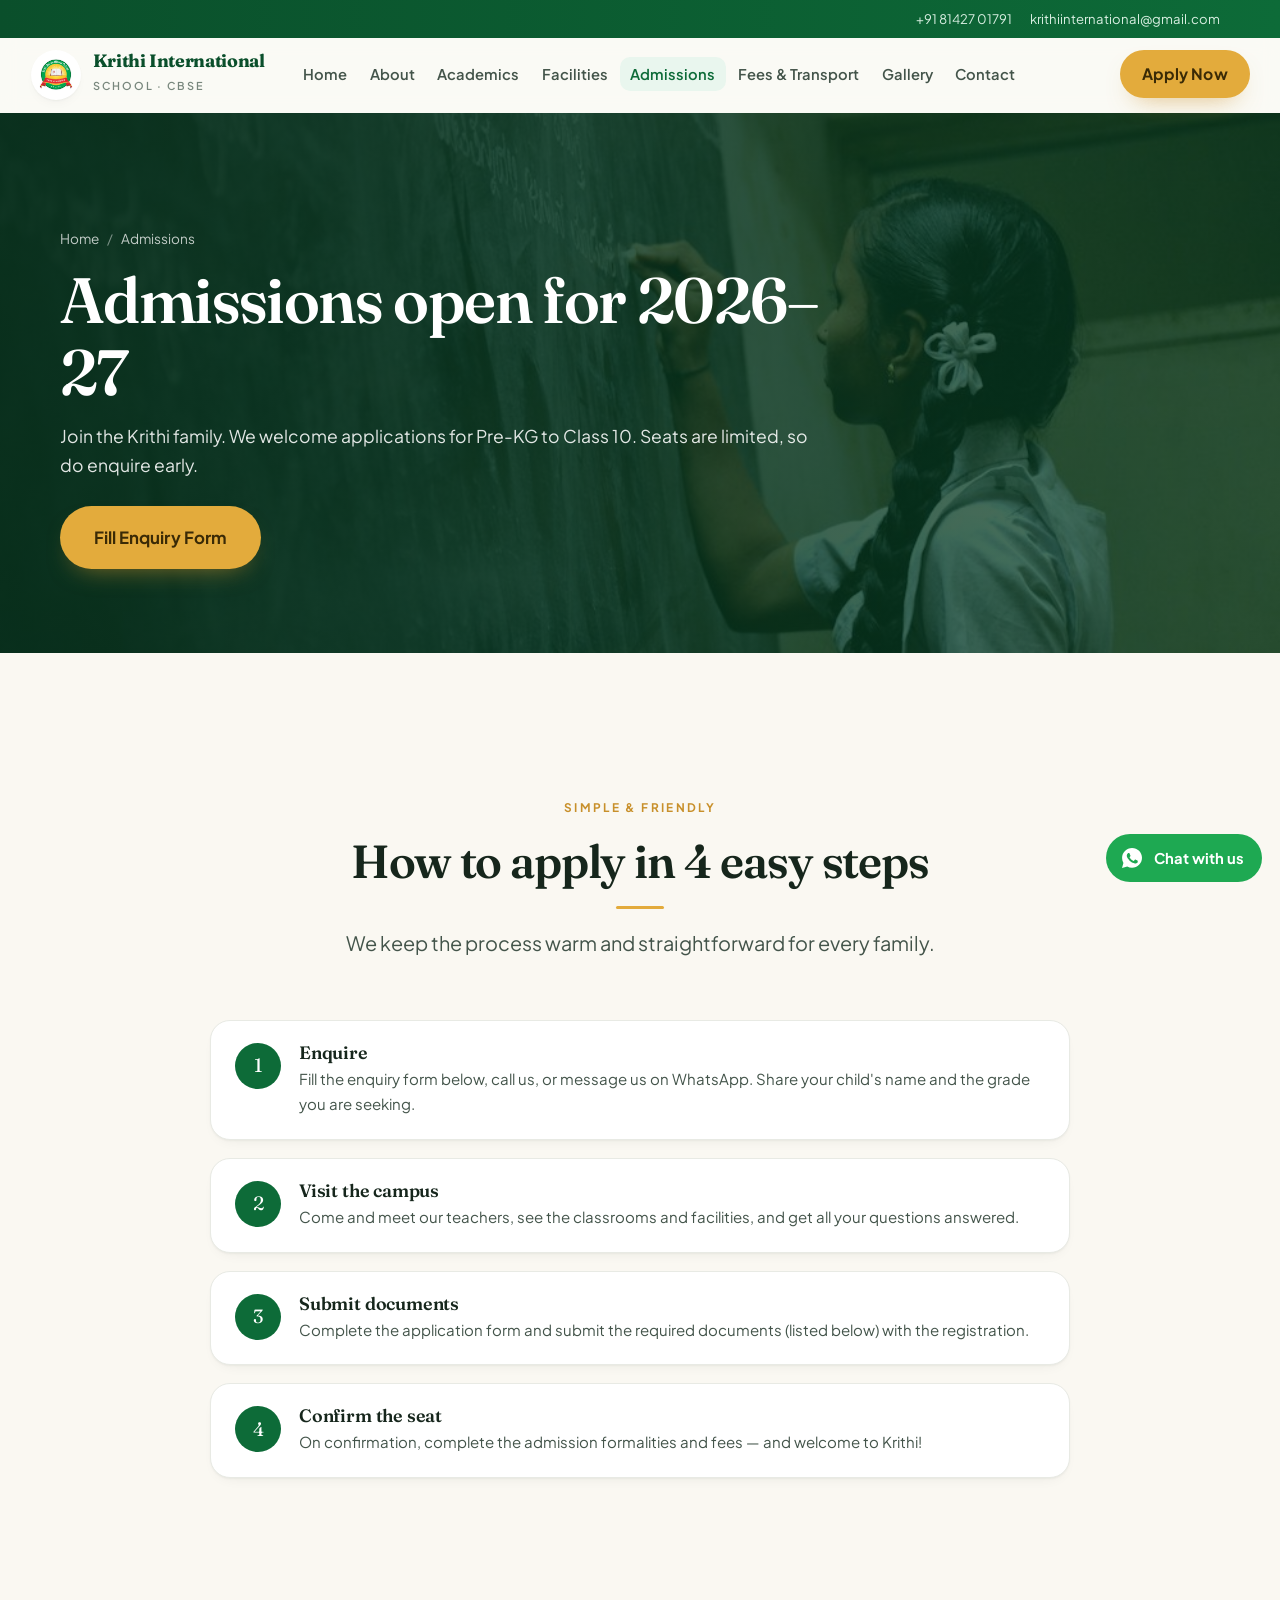
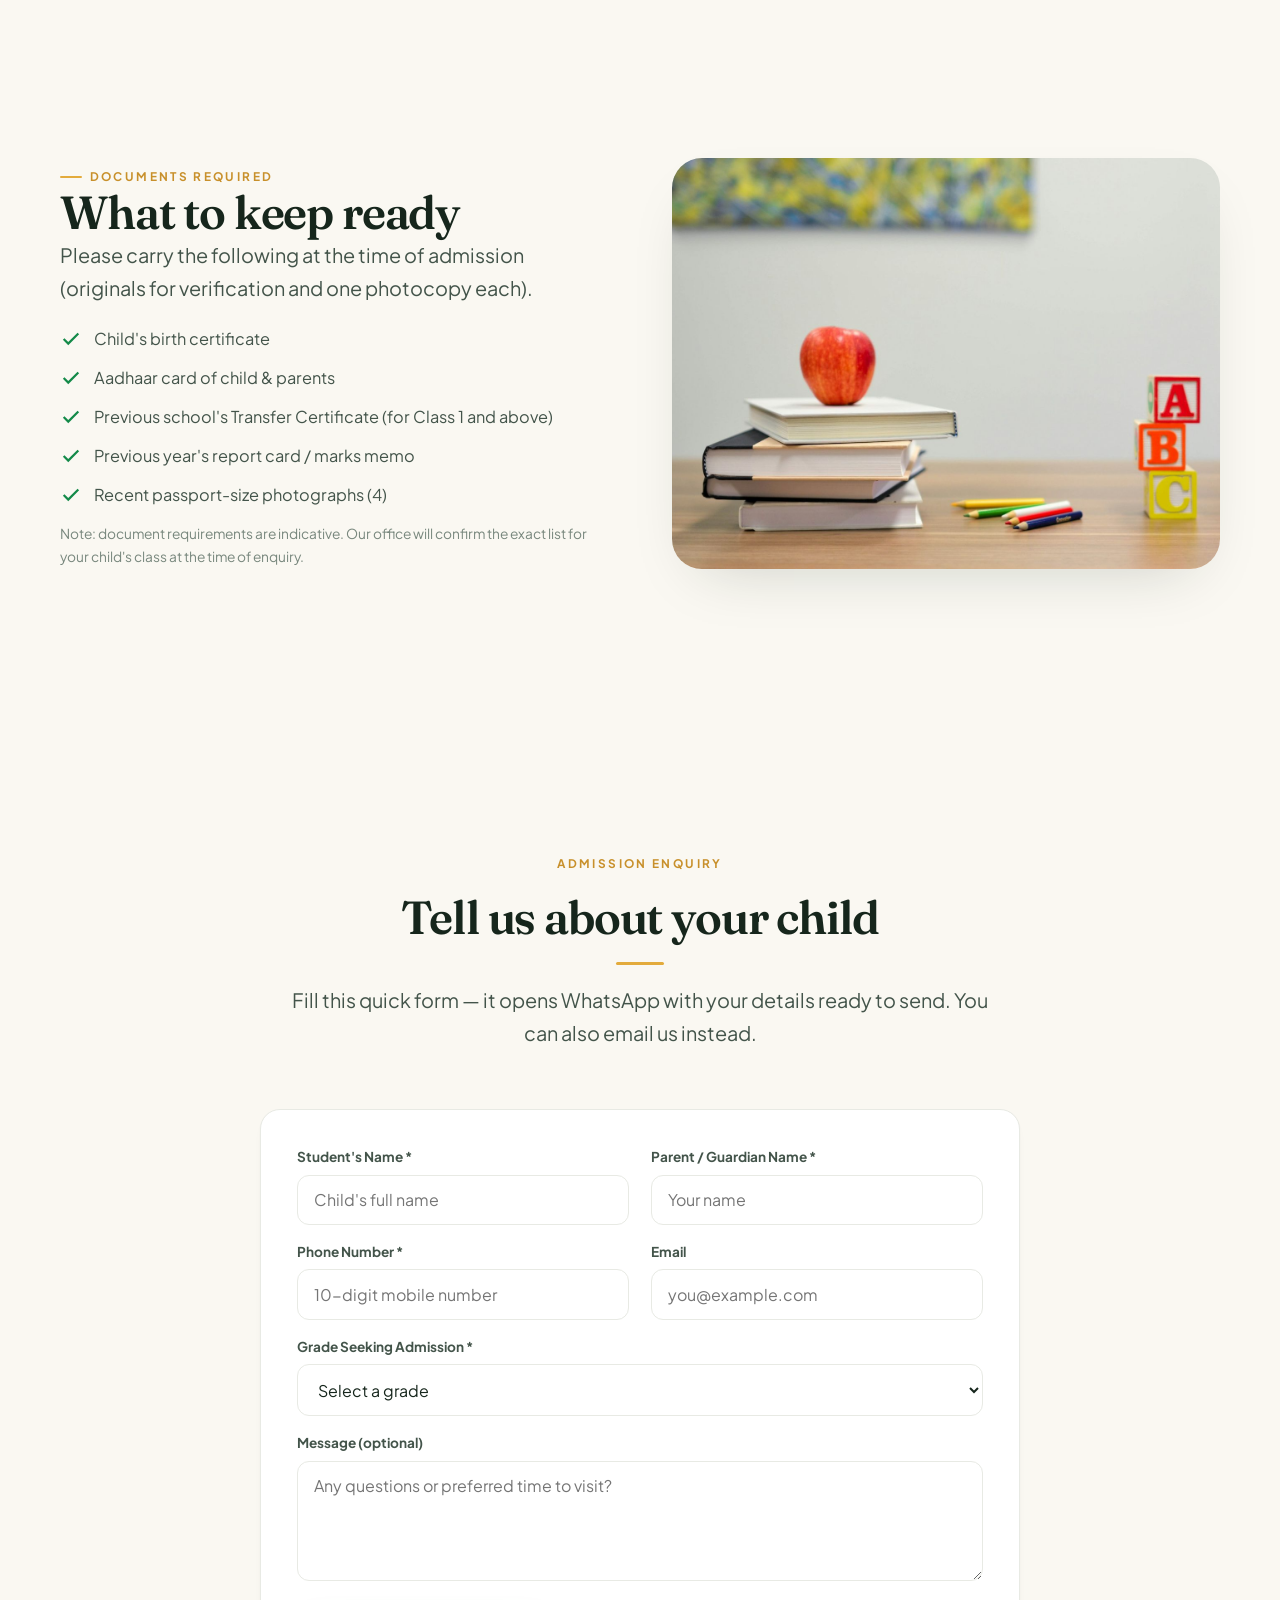
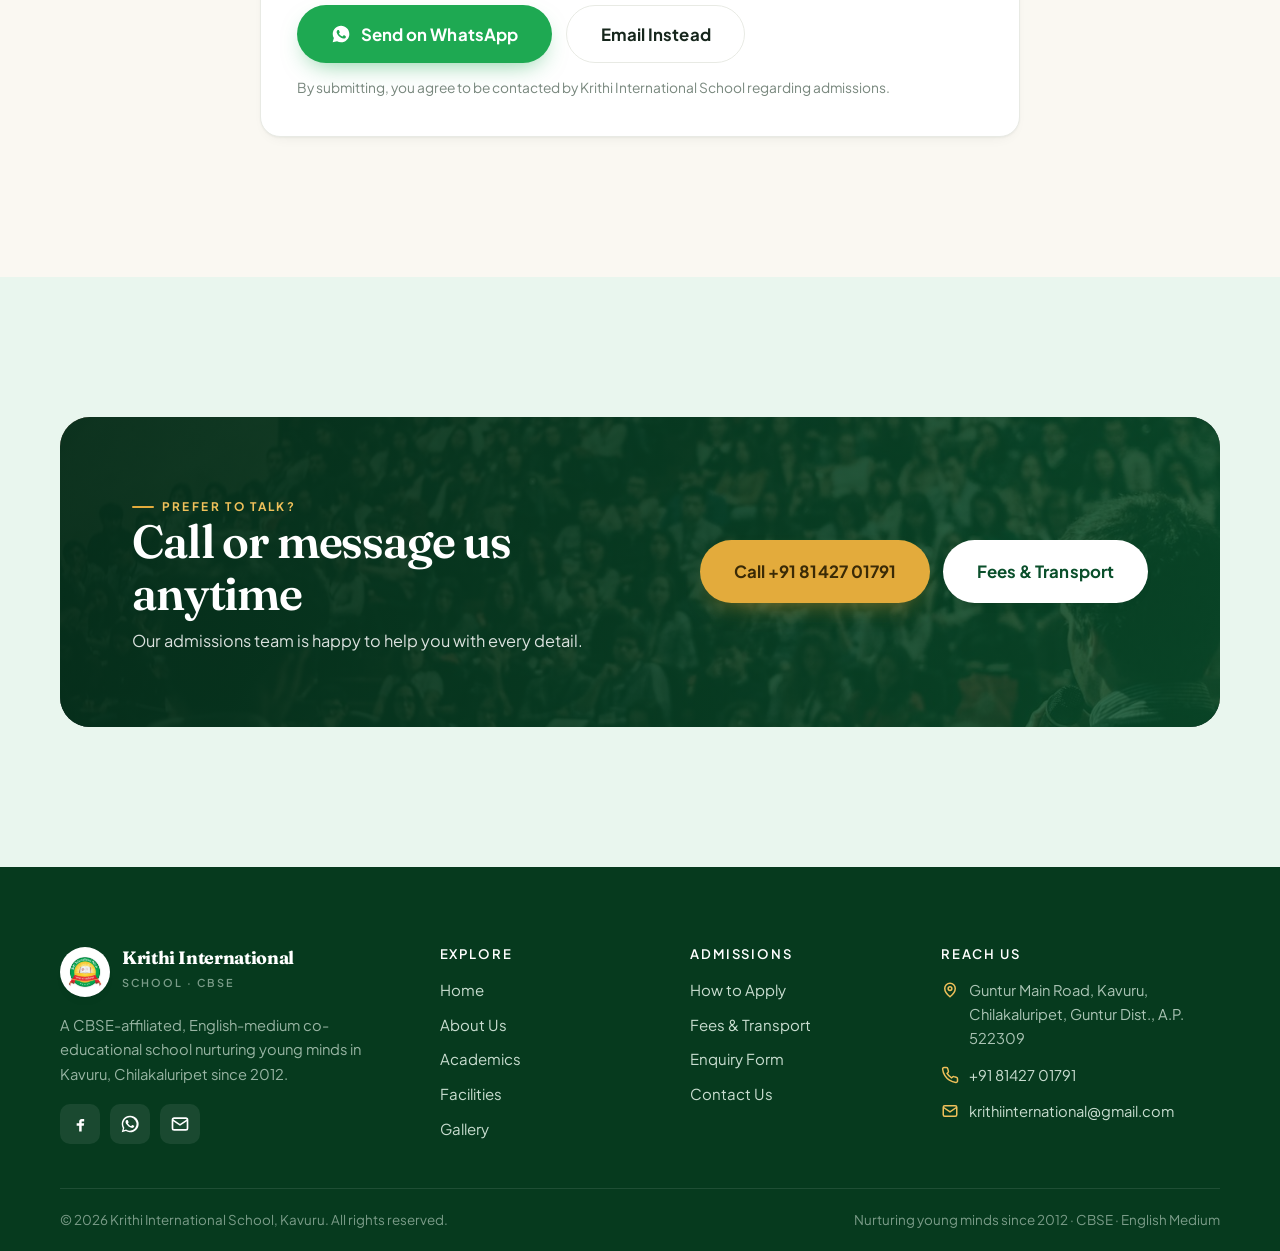
<file: pages/admissions.html>
<!doctype html>
<html lang="en">
<head>
<meta charset="utf-8">
<meta name="viewport" content="width=device-width, initial-scale=1">
<title>Admissions 2026–27 | Krithi International School, Kavuru</title>
<meta name="description" content="Admissions open at Krithi International School, Kavuru, Chilakaluripet — Pre-KG to Class 10. Simple steps to apply. Submit an enquiry on WhatsApp or by email.">
<meta name="theme-color" content="#0d6b38">
<link rel="icon" href="../assets/img/real/logo.jpg">
<link rel="preconnect" href="https://fonts.googleapis.com">
<link rel="preconnect" href="https://fonts.gstatic.com" crossorigin>
<link href="https://fonts.googleapis.com/css2?family=Fraunces:ital,opsz,wght@0,9..144,400..700;1,9..144,400..600&family=Plus+Jakarta+Sans:wght@400;500;600;700;800&display=swap" rel="stylesheet">
<link rel="stylesheet" href="../assets/css/style.css">
</head>
<body>

<!-- ===== Announcement bar ===== -->
<div class="topbar">
  <div class="container">
    <div class="ticker"><div class="ticker__track">
      <span><b>Admissions Open 2026–27</b> — Pre-KG to Class 10 · Limited seats</span>
      <span>Guntur Main Road, Kavuru, Chilakaluripet, Guntur District, A.P.</span>
      <span><b>CBSE Affiliated</b> · English Medium · Co-educational</span>
      <span>Nurturing young minds since 2012</span>
    </div></div>
    <div class="topbar__contact">
      <a href="tel:+918142701791">+91 81427 01791</a>
      <a href="mailto:krithiinternational@gmail.com">krithiinternational@gmail.com</a>
    </div>
  </div>
</div>

<header class="site-header">
  <nav class="nav container" aria-label="Main">
    <a class="brand" href="../index.html"><img src="../assets/img/real/logo.jpg" alt="Krithi International School logo" width="50" height="50"><span class="brand__text"><strong>Krithi International</strong><span>School · CBSE</span></span></a>
    <ul class="nav__links">
      <li><a href="../index.html">Home</a></li>
      <li><a href="about.html">About</a></li>
      <li><a href="academics.html">Academics</a></li>
      <li><a href="facilities.html">Facilities</a></li>
      <li><a href="admissions.html" class="active">Admissions</a></li>
      <li><a href="fees-transport.html">Fees &amp; Transport</a></li>
      <li><a href="gallery.html">Gallery</a></li>
      <li><a href="contact.html">Contact</a></li>
    </ul>
    <div class="nav__cta"><a class="btn btn--gold btn--enquire-desktop" href="#enquiry">Apply Now</a><button class="nav__toggle" aria-label="Open menu" aria-expanded="false"><span></span></button></div>
  </nav>
  <div class="nav-backdrop"></div>
</header>

<section class="page-hero">
  <img src="../assets/img/stock/kid-learning.jpg" alt="A young student learning">
  <div class="container">
    <div class="page-hero__inner">
      <div class="crumbs"><a href="../index.html">Home</a> <span>/</span> Admissions</div>
      <h1>Admissions open for 2026–27</h1>
      <p>Join the Krithi family. We welcome applications for Pre-KG to Class 10. Seats are limited, so do enquire early.</p>
      <div class="btn-row mt-m"><a class="btn btn--gold btn--lg" href="#enquiry">Fill Enquiry Form</a></div>
    </div>
  </div>
</section>

<section class="section">
  <div class="container">
    <div class="section-head center reveal"><span class="eyebrow">Simple &amp; Friendly</span><h2>How to apply in 4 easy steps</h2><p class="lead">We keep the process warm and straightforward for every family.</p></div>
    <div class="steps" style="max-width:860px;margin-inline:auto">
      <div class="step reveal"><div class="step__num"></div><div><h3>Enquire</h3><p>Fill the enquiry form below, call us, or message us on WhatsApp. Share your child's name and the grade you are seeking.</p></div></div>
      <div class="step reveal d1"><div class="step__num"></div><div><h3>Visit the campus</h3><p>Come and meet our teachers, see the classrooms and facilities, and get all your questions answered.</p></div></div>
      <div class="step reveal d2"><div class="step__num"></div><div><h3>Submit documents</h3><p>Complete the application form and submit the required documents (listed below) with the registration.</p></div></div>
      <div class="step reveal d3"><div class="step__num"></div><div><h3>Confirm the seat</h3><p>On confirmation, complete the admission formalities and fees — and welcome to Krithi!</p></div></div>
    </div>
  </div>
</section>

<section class="section bg-cream">
  <div class="container">
    <div class="split">
      <div class="split__content reveal">
        <span class="eyebrow">Documents Required</span>
        <h2>What to keep ready</h2>
        <p class="lead">Please carry the following at the time of admission (originals for verification and one photocopy each).</p>
        <ul class="tick-list">
          <li><svg viewBox="0 0 24 24" fill="none" stroke="currentColor" stroke-width="2.4"><path d="m20 6-11 11-5-5"/></svg> Child's birth certificate</li>
          <li><svg viewBox="0 0 24 24" fill="none" stroke="currentColor" stroke-width="2.4"><path d="m20 6-11 11-5-5"/></svg> Aadhaar card of child &amp; parents</li>
          <li><svg viewBox="0 0 24 24" fill="none" stroke="currentColor" stroke-width="2.4"><path d="m20 6-11 11-5-5"/></svg> Previous school's Transfer Certificate (for Class 1 and above)</li>
          <li><svg viewBox="0 0 24 24" fill="none" stroke="currentColor" stroke-width="2.4"><path d="m20 6-11 11-5-5"/></svg> Previous year's report card / marks memo</li>
          <li><svg viewBox="0 0 24 24" fill="none" stroke="currentColor" stroke-width="2.4"><path d="m20 6-11 11-5-5"/></svg> Recent passport-size photographs (4)</li>
        </ul>
        <p class="note">Note: document requirements are indicative. Our office will confirm the exact list for your child's class at the time of enquiry.</p>
      </div>
      <div class="split__media reveal d1"><img src="../assets/img/stock/school-supplies.jpg" alt="School supplies ready for admission" loading="lazy"></div>
    </div>
  </div>
</section>

<!-- ===== Enquiry form ===== -->
<section class="section" id="enquiry">
  <div class="container">
    <div class="section-head center reveal"><span class="eyebrow">Admission Enquiry</span><h2>Tell us about your child</h2><p class="lead">Fill this quick form — it opens WhatsApp with your details ready to send. You can also email us instead.</p></div>
    <div class="form-card reveal" style="max-width:760px;margin-inline:auto">
      <div id="formSuccess" style="display:none;align-items:center;gap:12px;background:var(--green-050);border:1px solid var(--green-500);color:var(--green-800);padding:14px 18px;border-radius:12px;margin-bottom:20px;font-weight:600">
        <svg viewBox="0 0 24 24" fill="none" stroke="currentColor" stroke-width="2.4" width="22" height="22"><path d="m20 6-11 11-5-5"/></svg>
        Thank you! Your WhatsApp is opening with your enquiry — just press send and our team will reply shortly.
      </div>
      <form id="enquiryForm" novalidate>
        <div class="card-grid-2 grid" style="gap:0 22px">
          <div class="field"><label for="student">Student's Name *</label><input id="student" name="student" type="text" placeholder="Child's full name" required></div>
          <div class="field"><label for="parent">Parent / Guardian Name *</label><input id="parent" name="parent" type="text" placeholder="Your name" required></div>
          <div class="field"><label for="phone">Phone Number *</label><input id="phone" name="phone" type="tel" placeholder="10-digit mobile number" required></div>
          <div class="field"><label for="email">Email</label><input id="email" name="email" type="email" placeholder="you@example.com"></div>
        </div>
        <div class="field"><label for="grade">Grade Seeking Admission *</label>
          <select id="grade" name="grade" required>
            <option value="" disabled selected>Select a grade</option>
            <option>Pre-KG</option><option>LKG</option><option>UKG</option>
            <option>Class 1</option><option>Class 2</option><option>Class 3</option><option>Class 4</option><option>Class 5</option>
            <option>Class 6</option><option>Class 7</option><option>Class 8</option><option>Class 9</option><option>Class 10</option>
          </select>
        </div>
        <div class="field"><label for="message">Message (optional)</label><textarea id="message" name="message" placeholder="Any questions or preferred time to visit?"></textarea></div>
        <div class="btn-row">
          <button type="submit" class="btn btn--wa btn--lg">
            <svg viewBox="0 0 24 24" fill="currentColor" width="20" height="20"><path d="M12.04 2c-5.5 0-9.96 4.46-9.96 9.96 0 1.76.46 3.45 1.33 4.95L2 22l5.25-1.38c1.45.79 3.08 1.21 4.79 1.21 5.5 0 9.96-4.46 9.96-9.96S17.54 2 12.04 2zm5.8 14.06c-.24.68-1.42 1.3-1.95 1.34-.5.05-.98.23-3.3-.69-2.78-1.1-4.55-3.95-4.69-4.14-.14-.18-1.13-1.5-1.13-2.86 0-1.36.71-2.03.97-2.31.24-.26.53-.32.71-.32.18 0 .35 0 .51.01.16.01.38-.06.6.46.24.56.79 1.93.86 2.07.07.14.11.3.02.48-.09.18-.14.3-.27.46-.14.16-.29.36-.41.48-.14.14-.28.29-.12.56.16.27.72 1.18 1.54 1.91 1.06.95 1.95 1.24 2.22 1.38.27.14.43.12.59-.07.16-.18.68-.79.86-1.06.18-.27.36-.23.6-.14.24.09 1.55.73 1.82.86.27.14.45.21.51.32.07.11.07.64-.17 1.32z"/></svg>
            Send on WhatsApp
          </button>
          <button type="button" id="emailInstead" class="btn btn--ghost btn--lg">Email Instead</button>
        </div>
        <p class="note">By submitting, you agree to be contacted by Krithi International School regarding admissions.</p>
      </form>
    </div>
  </div>
</section>

<section class="section bg-green-soft">
  <div class="container">
    <div class="cta-band reveal">
      <img src="../assets/img/stock/assembly.jpg" alt="School assembly" loading="lazy">
      <div class="cta-band__inner">
        <div><span class="eyebrow" style="color:var(--gold-400)">Prefer to talk?</span><h2>Call or message us anytime</h2><p>Our admissions team is happy to help you with every detail.</p></div>
        <div class="btn-row"><a class="btn btn--gold btn--lg" href="tel:+918142701791">Call +91 81427 01791</a><a class="btn btn--white btn--lg" href="fees-transport.html">Fees &amp; Transport</a></div>
      </div>
    </div>
  </div>
</section>

<footer class="footer">
  <div class="container">
    <div class="footer__grid">
      <div class="footer__brand">
        <a class="brand" href="../index.html"><img src="../assets/img/real/logo.jpg" alt="Krithi International School logo" width="50" height="50"><span class="brand__text"><strong>Krithi International</strong><span>School · CBSE</span></span></a>
        <p>A CBSE-affiliated, English-medium co-educational school nurturing young minds in Kavuru, Chilakaluripet since 2012.</p>
        <div class="socials">
          <a href="https://www.facebook.com/" target="_blank" rel="noopener" aria-label="Facebook"><svg viewBox="0 0 24 24" fill="currentColor"><path d="M14 9h3V6h-3c-1.7 0-3 1.3-3 3v2H8v3h3v7h3v-7h2.5l.5-3H14V9z"/></svg></a>
          <a href="https://wa.me/918142701791" target="_blank" rel="noopener" aria-label="WhatsApp"><svg viewBox="0 0 24 24" fill="currentColor"><path d="M12 2a10 10 0 00-8.6 15l-1.3 4.8 5-1.3A10 10 0 1012 2zm0 18a8 8 0 01-4.3-1.2l-.3-.2-3 .8.8-2.9-.2-.3A8 8 0 1112 20zm4.6-5.9c-.3-.1-1.5-.7-1.7-.8-.2-.1-.4-.1-.6.1-.2.3-.6.8-.8 1-.1.1-.3.2-.5.1-.3-.1-1.1-.4-2-1.3-.8-.7-1.3-1.5-1.4-1.8-.2-.3 0-.4.1-.5l.4-.5c.1-.2.2-.3.2-.5s0-.4-.1-.5c-.1-.1-.6-1.4-.8-1.9-.2-.5-.4-.4-.6-.4h-.5c-.2 0-.5.1-.7.3-.3.3-.9.9-.9 2.1s.9 2.4 1 2.6c.1.2 1.8 2.8 4.4 3.9.6.3 1.1.4 1.5.5.6.2 1.2.2 1.6.1.5-.1 1.5-.6 1.7-1.2.2-.6.2-1.1.1-1.2-.1-.1-.2-.2-.5-.3z"/></svg></a>
          <a href="mailto:krithiinternational@gmail.com" aria-label="Email"><svg viewBox="0 0 24 24" fill="none" stroke="currentColor" stroke-width="2"><rect x="3" y="5" width="18" height="14" rx="2"/><path d="m3 7 9 6 9-6"/></svg></a>
        </div>
      </div>
      <div><h4>Explore</h4><div class="footer__links"><a href="../index.html">Home</a><a href="about.html">About Us</a><a href="academics.html">Academics</a><a href="facilities.html">Facilities</a><a href="gallery.html">Gallery</a></div></div>
      <div><h4>Admissions</h4><div class="footer__links"><a href="admissions.html">How to Apply</a><a href="fees-transport.html">Fees &amp; Transport</a><a href="admissions.html#enquiry">Enquiry Form</a><a href="contact.html">Contact Us</a></div></div>
      <div><h4>Reach Us</h4><ul class="footer__contact">
        <li><svg viewBox="0 0 24 24" fill="none" stroke="currentColor" stroke-width="2"><path d="M12 21s-7-5.5-7-11a7 7 0 0114 0c0 5.5-7 11-7 11z"/><circle cx="12" cy="10" r="2.5"/></svg> Guntur Main Road, Kavuru, Chilakaluripet, Guntur Dist., A.P. 522309</li>
        <li><svg viewBox="0 0 24 24" fill="none" stroke="currentColor" stroke-width="2"><path d="M22 16.9v3a2 2 0 01-2.2 2 19.8 19.8 0 01-8.6-3 19.5 19.5 0 01-6-6 19.8 19.8 0 01-3-8.6A2 2 0 014.1 2h3a2 2 0 012 1.7c.1 1 .4 1.9.7 2.8a2 2 0 01-.5 2.1L8.1 9.9a16 16 0 006 6l1.3-1.3a2 2 0 012.1-.4c.9.3 1.8.6 2.8.7a2 2 0 011.7 2z"/></svg> <a href="tel:+918142701791">+91 81427 01791</a></li>
        <li><svg viewBox="0 0 24 24" fill="none" stroke="currentColor" stroke-width="2"><rect x="3" y="5" width="18" height="14" rx="2"/><path d="m3 7 9 6 9-6"/></svg> <a href="mailto:krithiinternational@gmail.com">krithiinternational@gmail.com</a></li>
      </ul></div>
    </div>
    <div class="footer__bottom"><span>© <span id="year">2026</span> Krithi International School, Kavuru. All rights reserved.</span><span>Nurturing young minds since 2012 · CBSE · English Medium</span></div>
  </div>
</footer>

<a class="fab" href="https://wa.me/918142701791?text=Hello%20Krithi%20International%20School%2C%20I%20would%20like%20admission%20details." target="_blank" rel="noopener" aria-label="Chat on WhatsApp"><svg viewBox="0 0 24 24" fill="currentColor"><path d="M12.04 2c-5.5 0-9.96 4.46-9.96 9.96 0 1.76.46 3.45 1.33 4.95L2 22l5.25-1.38c1.45.79 3.08 1.21 4.79 1.21 5.5 0 9.96-4.46 9.96-9.96S17.54 2 12.04 2zm5.8 14.06c-.24.68-1.42 1.3-1.95 1.34-.5.05-.98.23-3.3-.69-2.78-1.1-4.55-3.95-4.69-4.14-.14-.18-1.13-1.5-1.13-2.86 0-1.36.71-2.03.97-2.31.24-.26.53-.32.71-.32.18 0 .35 0 .51.01.16.01.38-.06.6.46.24.56.79 1.93.86 2.07.07.14.11.3.02.48-.09.18-.14.3-.27.46-.14.16-.29.36-.41.48-.14.14-.28.29-.12.56.16.27.72 1.18 1.54 1.91 1.06.95 1.95 1.24 2.22 1.38.27.14.43.12.59-.07.16-.18.68-.79.86-1.06.18-.27.36-.23.6-.14.24.09 1.55.73 1.82.86.27.14.45.21.51.32.07.11.07.64-.17 1.32z"/></svg><span class="fab__label">Chat with us</span></a>

<script src="../assets/js/main.js" defer></script>
</body>
</html>
</file>
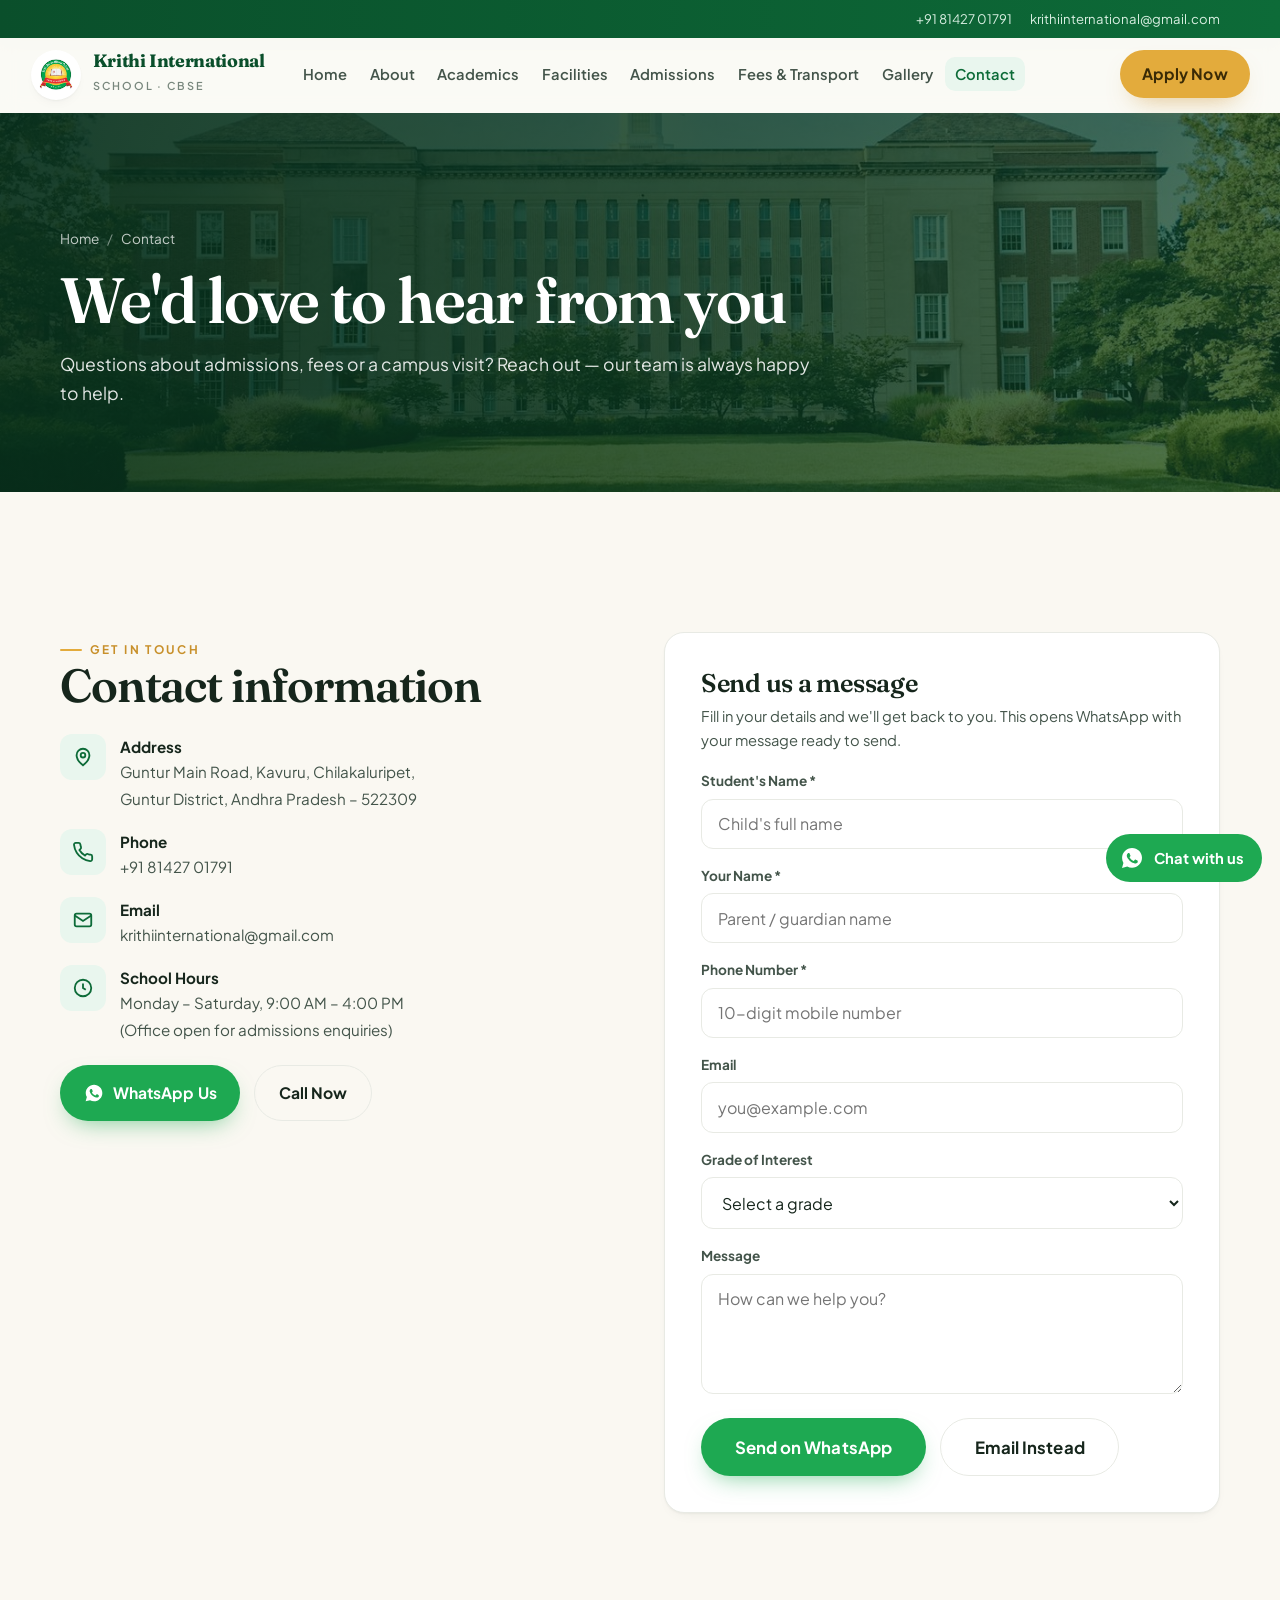
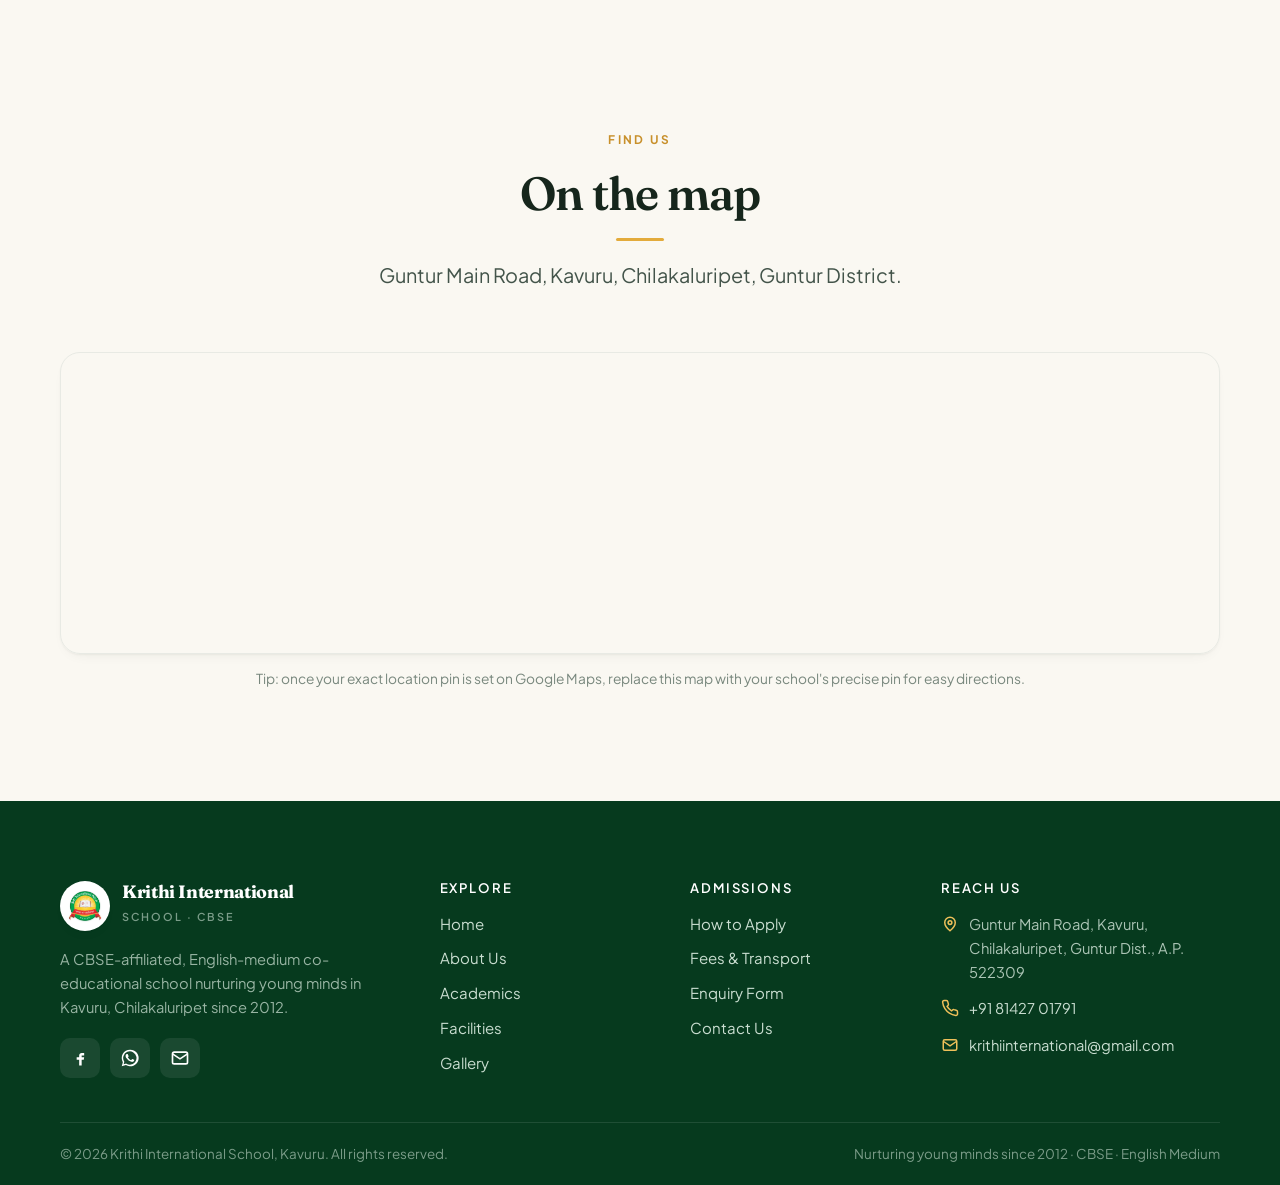
<file: pages/contact.html>
<!doctype html>
<html lang="en">
<head>
<meta charset="utf-8">
<meta name="viewport" content="width=device-width, initial-scale=1">
<title>Contact Us | Krithi International School, Kavuru</title>
<meta name="description" content="Contact Krithi International School, Guntur Main Road, Kavuru, Chilakaluripet, Guntur District, A.P. 522309. Call +91 81427 01791, email krithiinternational@gmail.com, or message on WhatsApp.">
<meta name="theme-color" content="#0d6b38">
<link rel="icon" href="../assets/img/real/logo.jpg">
<link rel="preconnect" href="https://fonts.googleapis.com">
<link rel="preconnect" href="https://fonts.gstatic.com" crossorigin>
<link href="https://fonts.googleapis.com/css2?family=Fraunces:ital,opsz,wght@0,9..144,400..700;1,9..144,400..600&family=Plus+Jakarta+Sans:wght@400;500;600;700;800&display=swap" rel="stylesheet">
<link rel="stylesheet" href="../assets/css/style.css">
</head>
<body>

<!-- ===== Announcement bar ===== -->
<div class="topbar">
  <div class="container">
    <div class="ticker"><div class="ticker__track">
      <span><b>Admissions Open 2026–27</b> — Pre-KG to Class 10 · Limited seats</span>
      <span>Guntur Main Road, Kavuru, Chilakaluripet, Guntur District, A.P.</span>
      <span><b>CBSE Affiliated</b> · English Medium · Co-educational</span>
      <span>Nurturing young minds since 2012</span>
    </div></div>
    <div class="topbar__contact">
      <a href="tel:+918142701791">+91 81427 01791</a>
      <a href="mailto:krithiinternational@gmail.com">krithiinternational@gmail.com</a>
    </div>
  </div>
</div>

<header class="site-header">
  <nav class="nav container" aria-label="Main">
    <a class="brand" href="../index.html"><img src="../assets/img/real/logo.jpg" alt="Krithi International School logo" width="50" height="50"><span class="brand__text"><strong>Krithi International</strong><span>School · CBSE</span></span></a>
    <ul class="nav__links">
      <li><a href="../index.html">Home</a></li>
      <li><a href="about.html">About</a></li>
      <li><a href="academics.html">Academics</a></li>
      <li><a href="facilities.html">Facilities</a></li>
      <li><a href="admissions.html">Admissions</a></li>
      <li><a href="fees-transport.html">Fees &amp; Transport</a></li>
      <li><a href="gallery.html">Gallery</a></li>
      <li><a href="contact.html" class="active">Contact</a></li>
    </ul>
    <div class="nav__cta"><a class="btn btn--gold btn--enquire-desktop" href="admissions.html">Apply Now</a><button class="nav__toggle" aria-label="Open menu" aria-expanded="false"><span></span></button></div>
  </nav>
  <div class="nav-backdrop"></div>
</header>

<section class="page-hero">
  <img src="../assets/img/stock/campus.jpg" alt="School campus">
  <div class="container">
    <div class="page-hero__inner">
      <div class="crumbs"><a href="../index.html">Home</a> <span>/</span> Contact</div>
      <h1>We'd love to hear from you</h1>
      <p>Questions about admissions, fees or a campus visit? Reach out — our team is always happy to help.</p>
    </div>
  </div>
</section>

<section class="section">
  <div class="container">
    <div class="contact-grid">
      <div class="reveal">
        <span class="eyebrow">Get in Touch</span>
        <h2>Contact information</h2>
        <ul class="contact-list">
          <li>
            <div class="ico"><svg viewBox="0 0 24 24" fill="none" stroke="currentColor" stroke-width="2" width="22" height="22"><path d="M12 21s-7-5.5-7-11a7 7 0 0114 0c0 5.5-7 11-7 11z"/><circle cx="12" cy="10" r="2.5"/></svg></div>
            <div><b>Address</b><span>Guntur Main Road, Kavuru, Chilakaluripet,<br>Guntur District, Andhra Pradesh – 522309</span></div>
          </li>
          <li>
            <div class="ico"><svg viewBox="0 0 24 24" fill="none" stroke="currentColor" stroke-width="2" width="22" height="22"><path d="M22 16.9v3a2 2 0 01-2.2 2 19.8 19.8 0 01-8.6-3 19.5 19.5 0 01-6-6 19.8 19.8 0 01-3-8.6A2 2 0 014.1 2h3a2 2 0 012 1.7c.1 1 .4 1.9.7 2.8a2 2 0 01-.5 2.1L8.1 9.9a16 16 0 006 6l1.3-1.3a2 2 0 012.1-.4c.9.3 1.8.6 2.8.7a2 2 0 011.7 2z"/></svg></div>
            <div><b>Phone</b><a href="tel:+918142701791">+91 81427 01791</a></div>
          </li>
          <li>
            <div class="ico"><svg viewBox="0 0 24 24" fill="none" stroke="currentColor" stroke-width="2" width="22" height="22"><rect x="3" y="5" width="18" height="14" rx="2"/><path d="m3 7 9 6 9-6"/></svg></div>
            <div><b>Email</b><a href="mailto:krithiinternational@gmail.com">krithiinternational@gmail.com</a></div>
          </li>
          <li>
            <div class="ico"><svg viewBox="0 0 24 24" fill="none" stroke="currentColor" stroke-width="2" width="22" height="22"><circle cx="12" cy="12" r="9"/><path d="M12 7v5l3 2"/></svg></div>
            <div><b>School Hours</b><span>Monday – Saturday, 9:00 AM – 4:00 PM<br>(Office open for admissions enquiries)</span></div>
          </li>
        </ul>
        <div class="btn-row">
          <a class="btn btn--wa" href="https://wa.me/918142701791?text=Hello%20Krithi%20International%20School%2C%20I%20would%20like%20admission%20details." target="_blank" rel="noopener">
            <svg viewBox="0 0 24 24" fill="currentColor" width="20" height="20"><path d="M12.04 2c-5.5 0-9.96 4.46-9.96 9.96 0 1.76.46 3.45 1.33 4.95L2 22l5.25-1.38c1.45.79 3.08 1.21 4.79 1.21 5.5 0 9.96-4.46 9.96-9.96S17.54 2 12.04 2zm5.8 14.06c-.24.68-1.42 1.3-1.95 1.34-.5.05-.98.23-3.3-.69-2.78-1.1-4.55-3.95-4.69-4.14-.14-.18-1.13-1.5-1.13-2.86 0-1.36.71-2.03.97-2.31.24-.26.53-.32.71-.32.18 0 .35 0 .51.01.16.01.38-.06.6.46.24.56.79 1.93.86 2.07.07.14.11.3.02.48-.09.18-.14.3-.27.46-.14.16-.29.36-.41.48-.14.14-.28.29-.12.56.16.27.72 1.18 1.54 1.91 1.06.95 1.95 1.24 2.22 1.38.27.14.43.12.59-.07.16-.18.68-.79.86-1.06.18-.27.36-.23.6-.14.24.09 1.55.73 1.82.86.27.14.45.21.51.32.07.11.07.64-.17 1.32z"/></svg>
            WhatsApp Us
          </a>
          <a class="btn btn--ghost" href="tel:+918142701791">Call Now</a>
        </div>
      </div>

      <div class="form-card reveal d1">
        <h3 style="margin-bottom:6px">Send us a message</h3>
        <p style="font-size:.92rem;margin-bottom:18px">Fill in your details and we'll get back to you. This opens WhatsApp with your message ready to send.</p>
        <div id="formSuccess" style="display:none;align-items:center;gap:12px;background:var(--green-050);border:1px solid var(--green-500);color:var(--green-800);padding:14px 18px;border-radius:12px;margin-bottom:20px;font-weight:600">
          <svg viewBox="0 0 24 24" fill="none" stroke="currentColor" stroke-width="2.4" width="22" height="22"><path d="m20 6-11 11-5-5"/></svg>
          Thank you! WhatsApp is opening with your message — press send and we'll reply soon.
        </div>
        <form id="enquiryForm" novalidate>
          <div class="field"><label for="student">Student's Name *</label><input id="student" name="student" type="text" placeholder="Child's full name" required></div>
          <div class="field"><label for="parent">Your Name *</label><input id="parent" name="parent" type="text" placeholder="Parent / guardian name" required></div>
          <div class="field"><label for="phone">Phone Number *</label><input id="phone" name="phone" type="tel" placeholder="10-digit mobile number" required></div>
          <div class="field"><label for="email">Email</label><input id="email" name="email" type="email" placeholder="you@example.com"></div>
          <div class="field"><label for="grade">Grade of Interest</label>
            <select id="grade" name="grade">
              <option value="" disabled selected>Select a grade</option>
              <option>Pre-KG</option><option>LKG</option><option>UKG</option>
              <option>Class 1</option><option>Class 2</option><option>Class 3</option><option>Class 4</option><option>Class 5</option>
              <option>Class 6</option><option>Class 7</option><option>Class 8</option><option>Class 9</option><option>Class 10</option>
            </select>
          </div>
          <div class="field"><label for="message">Message</label><textarea id="message" name="message" placeholder="How can we help you?"></textarea></div>
          <div class="btn-row">
            <button type="submit" class="btn btn--wa btn--lg">Send on WhatsApp</button>
            <button type="button" id="emailInstead" class="btn btn--ghost btn--lg">Email Instead</button>
          </div>
        </form>
      </div>
    </div>
  </div>
</section>

<section class="section--tight" style="padding-bottom:clamp(56px,9vw,110px)">
  <div class="container">
    <div class="section-head center reveal"><span class="eyebrow">Find Us</span><h2>On the map</h2><p class="lead">Guntur Main Road, Kavuru, Chilakaluripet, Guntur District.</p></div>
    <div class="map-embed reveal">
      <iframe
        title="Map to Krithi International School, Kavuru"
        src="https://maps.google.com/maps?q=Kavuru%20Chilakaluripet%20Guntur%20Andhra%20Pradesh%20522309&t=&z=13&ie=UTF8&iwloc=&output=embed"
        loading="lazy" referrerpolicy="no-referrer-when-downgrade"></iframe>
    </div>
    <p class="note center" style="margin-top:14px">Tip: once your exact location pin is set on Google Maps, replace this map with your school's precise pin for easy directions.</p>
  </div>
</section>

<footer class="footer">
  <div class="container">
    <div class="footer__grid">
      <div class="footer__brand">
        <a class="brand" href="../index.html"><img src="../assets/img/real/logo.jpg" alt="Krithi International School logo" width="50" height="50"><span class="brand__text"><strong>Krithi International</strong><span>School · CBSE</span></span></a>
        <p>A CBSE-affiliated, English-medium co-educational school nurturing young minds in Kavuru, Chilakaluripet since 2012.</p>
        <div class="socials">
          <a href="https://www.facebook.com/" target="_blank" rel="noopener" aria-label="Facebook"><svg viewBox="0 0 24 24" fill="currentColor"><path d="M14 9h3V6h-3c-1.7 0-3 1.3-3 3v2H8v3h3v7h3v-7h2.5l.5-3H14V9z"/></svg></a>
          <a href="https://wa.me/918142701791" target="_blank" rel="noopener" aria-label="WhatsApp"><svg viewBox="0 0 24 24" fill="currentColor"><path d="M12 2a10 10 0 00-8.6 15l-1.3 4.8 5-1.3A10 10 0 1012 2zm0 18a8 8 0 01-4.3-1.2l-.3-.2-3 .8.8-2.9-.2-.3A8 8 0 1112 20zm4.6-5.9c-.3-.1-1.5-.7-1.7-.8-.2-.1-.4-.1-.6.1-.2.3-.6.8-.8 1-.1.1-.3.2-.5.1-.3-.1-1.1-.4-2-1.3-.8-.7-1.3-1.5-1.4-1.8-.2-.3 0-.4.1-.5l.4-.5c.1-.2.2-.3.2-.5s0-.4-.1-.5c-.1-.1-.6-1.4-.8-1.9-.2-.5-.4-.4-.6-.4h-.5c-.2 0-.5.1-.7.3-.3.3-.9.9-.9 2.1s.9 2.4 1 2.6c.1.2 1.8 2.8 4.4 3.9.6.3 1.1.4 1.5.5.6.2 1.2.2 1.6.1.5-.1 1.5-.6 1.7-1.2.2-.6.2-1.1.1-1.2-.1-.1-.2-.2-.5-.3z"/></svg></a>
          <a href="mailto:krithiinternational@gmail.com" aria-label="Email"><svg viewBox="0 0 24 24" fill="none" stroke="currentColor" stroke-width="2"><rect x="3" y="5" width="18" height="14" rx="2"/><path d="m3 7 9 6 9-6"/></svg></a>
        </div>
      </div>
      <div><h4>Explore</h4><div class="footer__links"><a href="../index.html">Home</a><a href="about.html">About Us</a><a href="academics.html">Academics</a><a href="facilities.html">Facilities</a><a href="gallery.html">Gallery</a></div></div>
      <div><h4>Admissions</h4><div class="footer__links"><a href="admissions.html">How to Apply</a><a href="fees-transport.html">Fees &amp; Transport</a><a href="admissions.html#enquiry">Enquiry Form</a><a href="contact.html">Contact Us</a></div></div>
      <div><h4>Reach Us</h4><ul class="footer__contact">
        <li><svg viewBox="0 0 24 24" fill="none" stroke="currentColor" stroke-width="2"><path d="M12 21s-7-5.5-7-11a7 7 0 0114 0c0 5.5-7 11-7 11z"/><circle cx="12" cy="10" r="2.5"/></svg> Guntur Main Road, Kavuru, Chilakaluripet, Guntur Dist., A.P. 522309</li>
        <li><svg viewBox="0 0 24 24" fill="none" stroke="currentColor" stroke-width="2"><path d="M22 16.9v3a2 2 0 01-2.2 2 19.8 19.8 0 01-8.6-3 19.5 19.5 0 01-6-6 19.8 19.8 0 01-3-8.6A2 2 0 014.1 2h3a2 2 0 012 1.7c.1 1 .4 1.9.7 2.8a2 2 0 01-.5 2.1L8.1 9.9a16 16 0 006 6l1.3-1.3a2 2 0 012.1-.4c.9.3 1.8.6 2.8.7a2 2 0 011.7 2z"/></svg> <a href="tel:+918142701791">+91 81427 01791</a></li>
        <li><svg viewBox="0 0 24 24" fill="none" stroke="currentColor" stroke-width="2"><rect x="3" y="5" width="18" height="14" rx="2"/><path d="m3 7 9 6 9-6"/></svg> <a href="mailto:krithiinternational@gmail.com">krithiinternational@gmail.com</a></li>
      </ul></div>
    </div>
    <div class="footer__bottom"><span>© <span id="year">2026</span> Krithi International School, Kavuru. All rights reserved.</span><span>Nurturing young minds since 2012 · CBSE · English Medium</span></div>
  </div>
</footer>

<a class="fab" href="https://wa.me/918142701791?text=Hello%20Krithi%20International%20School%2C%20I%20would%20like%20admission%20details." target="_blank" rel="noopener" aria-label="Chat on WhatsApp"><svg viewBox="0 0 24 24" fill="currentColor"><path d="M12.04 2c-5.5 0-9.96 4.46-9.96 9.96 0 1.76.46 3.45 1.33 4.95L2 22l5.25-1.38c1.45.79 3.08 1.21 4.79 1.21 5.5 0 9.96-4.46 9.96-9.96S17.54 2 12.04 2zm5.8 14.06c-.24.68-1.42 1.3-1.95 1.34-.5.05-.98.23-3.3-.69-2.78-1.1-4.55-3.95-4.69-4.14-.14-.18-1.13-1.5-1.13-2.86 0-1.36.71-2.03.97-2.31.24-.26.53-.32.71-.32.18 0 .35 0 .51.01.16.01.38-.06.6.46.24.56.79 1.93.86 2.07.07.14.11.3.02.48-.09.18-.14.3-.27.46-.14.16-.29.36-.41.48-.14.14-.28.29-.12.56.16.27.72 1.18 1.54 1.91 1.06.95 1.95 1.24 2.22 1.38.27.14.43.12.59-.07.16-.18.68-.79.86-1.06.18-.27.36-.23.6-.14.24.09 1.55.73 1.82.86.27.14.45.21.51.32.07.11.07.64-.17 1.32z"/></svg><span class="fab__label">Chat with us</span></a>

<script src="../assets/js/main.js" defer></script>
</body>
</html>
</file>
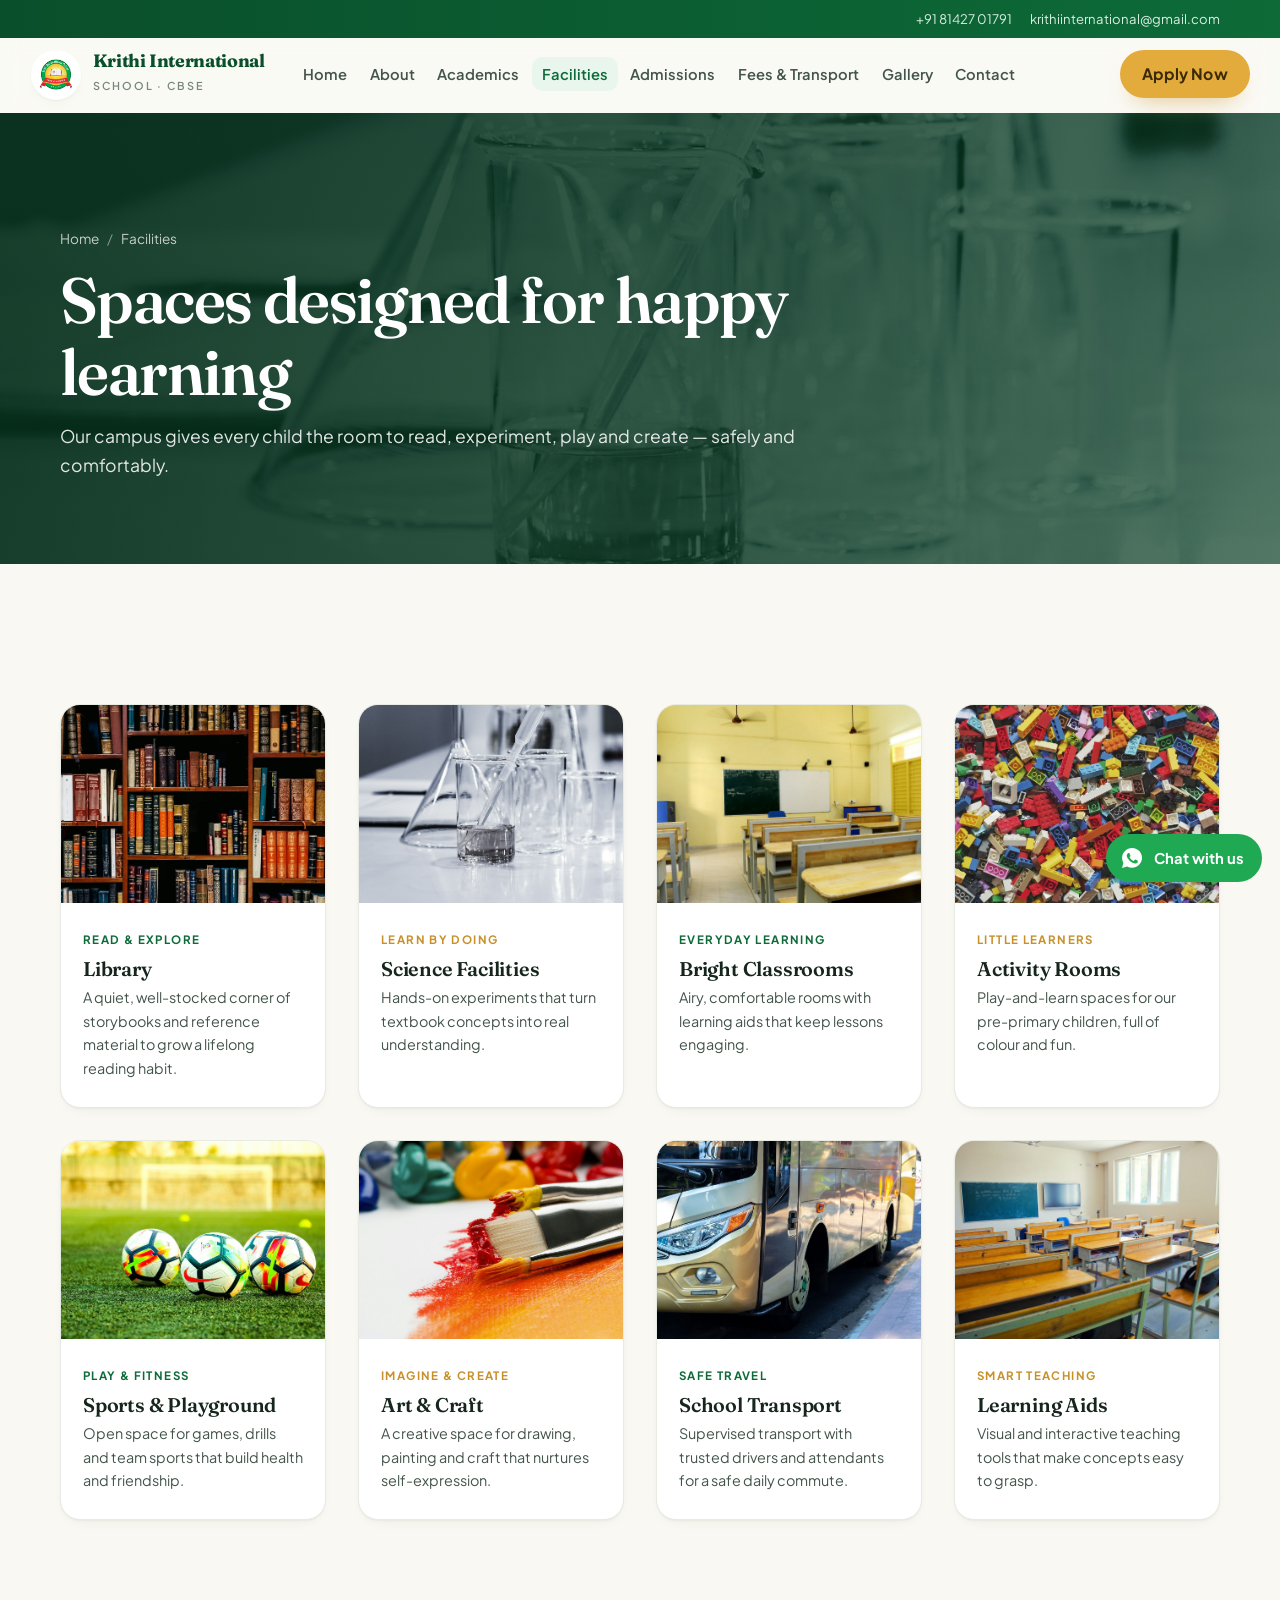
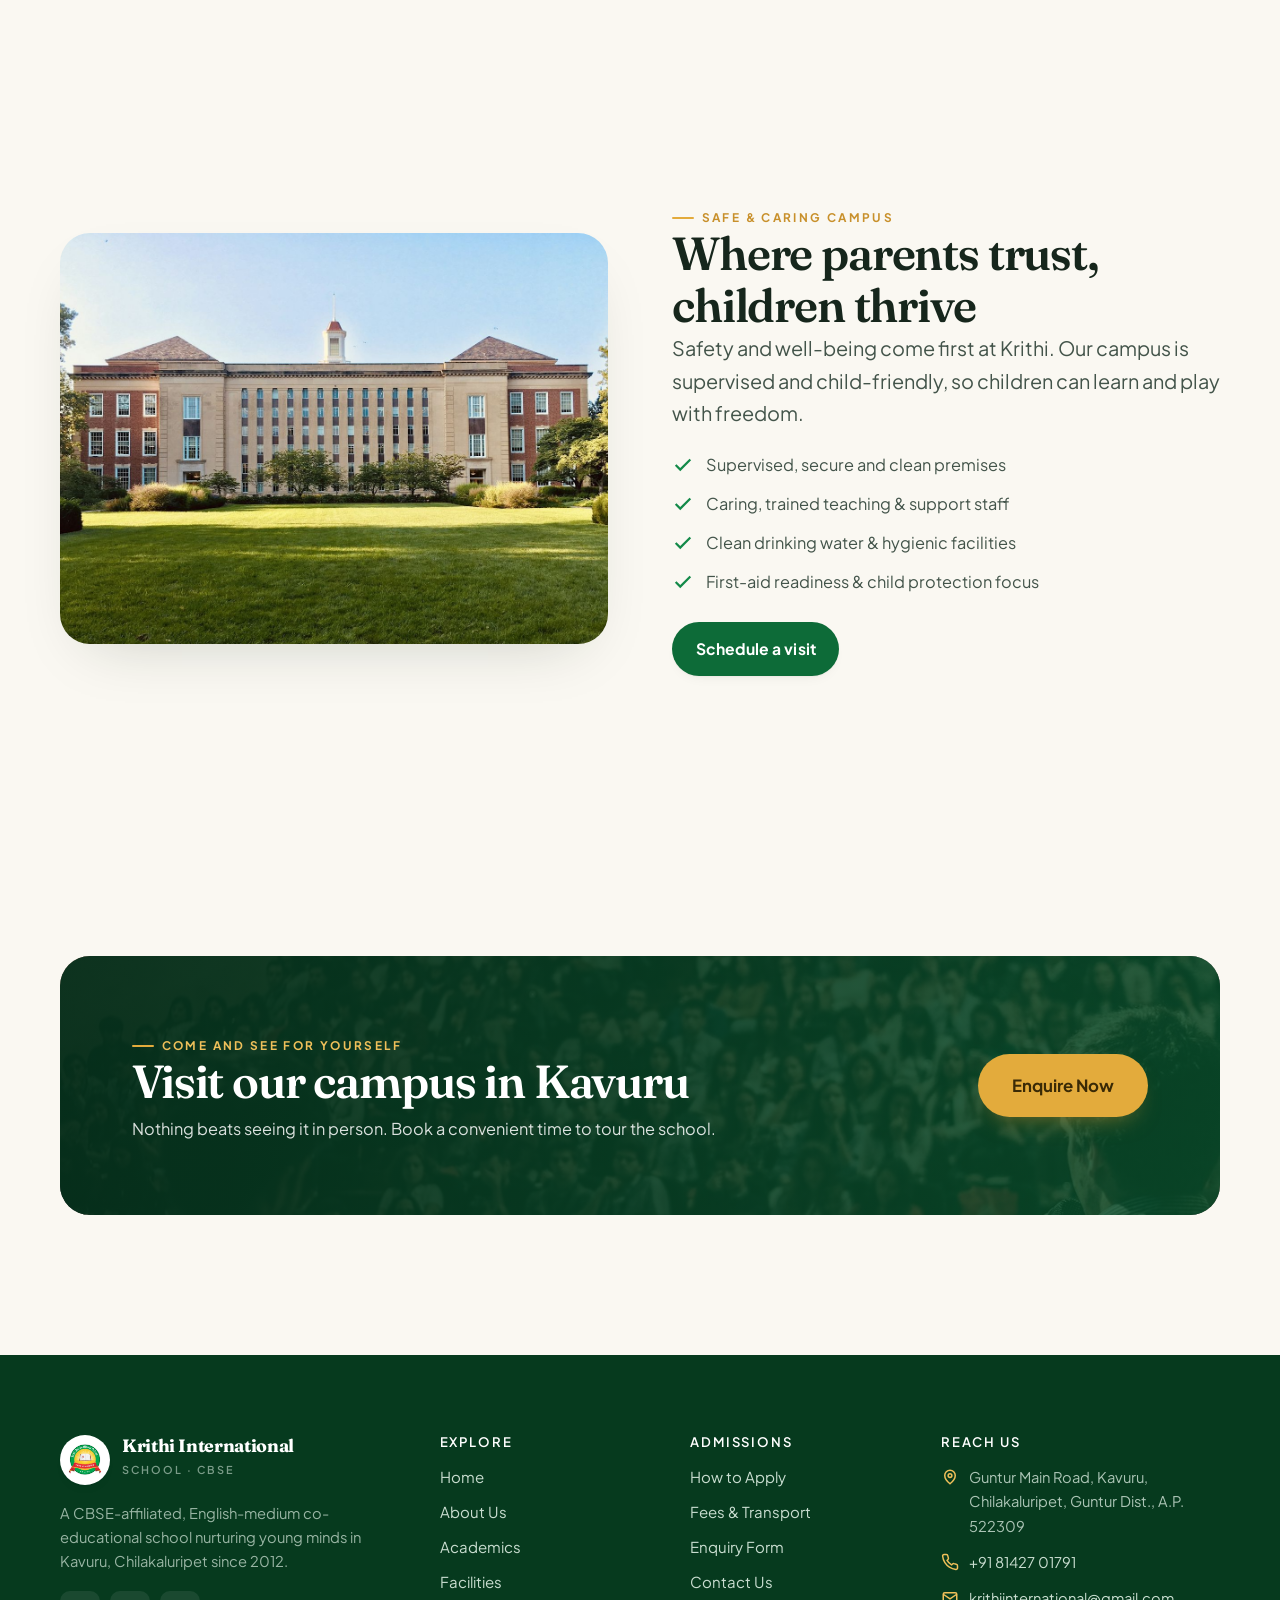
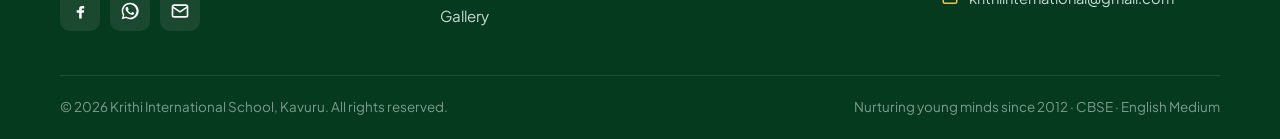
<file: pages/facilities.html>
<!doctype html>
<html lang="en">
<head>
<meta charset="utf-8">
<meta name="viewport" content="width=device-width, initial-scale=1">
<title>Facilities &amp; Infrastructure | Krithi International School</title>
<meta name="description" content="Facilities at Krithi International School, Kavuru — library, science and computer learning areas, activity rooms, sports and playground, safe transport and a secure campus.">
<meta name="theme-color" content="#0d6b38">
<link rel="icon" href="../assets/img/real/logo.jpg">
<link rel="preconnect" href="https://fonts.googleapis.com">
<link rel="preconnect" href="https://fonts.gstatic.com" crossorigin>
<link href="https://fonts.googleapis.com/css2?family=Fraunces:ital,opsz,wght@0,9..144,400..700;1,9..144,400..600&family=Plus+Jakarta+Sans:wght@400;500;600;700;800&display=swap" rel="stylesheet">
<link rel="stylesheet" href="../assets/css/style.css">
</head>
<body>

<!-- ===== Announcement bar ===== -->
<div class="topbar">
  <div class="container">
    <div class="ticker"><div class="ticker__track">
      <span><b>Admissions Open 2026–27</b> — Pre-KG to Class 10 · Limited seats</span>
      <span>Guntur Main Road, Kavuru, Chilakaluripet, Guntur District, A.P.</span>
      <span><b>CBSE Affiliated</b> · English Medium · Co-educational</span>
      <span>Nurturing young minds since 2012</span>
    </div></div>
    <div class="topbar__contact">
      <a href="tel:+918142701791">+91 81427 01791</a>
      <a href="mailto:krithiinternational@gmail.com">krithiinternational@gmail.com</a>
    </div>
  </div>
</div>

<header class="site-header">
  <nav class="nav container" aria-label="Main">
    <a class="brand" href="../index.html"><img src="../assets/img/real/logo.jpg" alt="Krithi International School logo" width="50" height="50"><span class="brand__text"><strong>Krithi International</strong><span>School · CBSE</span></span></a>
    <ul class="nav__links">
      <li><a href="../index.html">Home</a></li>
      <li><a href="about.html">About</a></li>
      <li><a href="academics.html">Academics</a></li>
      <li><a href="facilities.html" class="active">Facilities</a></li>
      <li><a href="admissions.html">Admissions</a></li>
      <li><a href="fees-transport.html">Fees &amp; Transport</a></li>
      <li><a href="gallery.html">Gallery</a></li>
      <li><a href="contact.html">Contact</a></li>
    </ul>
    <div class="nav__cta"><a class="btn btn--gold btn--enquire-desktop" href="admissions.html">Apply Now</a><button class="nav__toggle" aria-label="Open menu" aria-expanded="false"><span></span></button></div>
  </nav>
  <div class="nav-backdrop"></div>
</header>

<section class="page-hero">
  <img src="../assets/img/stock/science.jpg" alt="Science laboratory">
  <div class="container">
    <div class="page-hero__inner">
      <div class="crumbs"><a href="../index.html">Home</a> <span>/</span> Facilities</div>
      <h1>Spaces designed for happy learning</h1>
      <p>Our campus gives every child the room to read, experiment, play and create — safely and comfortably.</p>
    </div>
  </div>
</section>

<section class="section">
  <div class="container">
    <div class="grid programs">
      <article class="program reveal">
        <div class="program__img"><img src="../assets/img/stock/books.jpg" alt="Library books" loading="lazy"></div>
        <div class="program__body"><span class="program__tag">Read &amp; Explore</span><h3>Library</h3><p>A quiet, well-stocked corner of storybooks and reference material to grow a lifelong reading habit.</p></div>
      </article>
      <article class="program reveal d1">
        <div class="program__img"><img src="../assets/img/stock/science.jpg" alt="Science lab" loading="lazy"></div>
        <div class="program__body"><span class="program__tag">Learn by Doing</span><h3>Science Facilities</h3><p>Hands-on experiments that turn textbook concepts into real understanding.</p></div>
      </article>
      <article class="program reveal d2">
        <div class="program__img"><img src="../assets/img/stock/classroom.jpg" alt="Bright classroom" loading="lazy"></div>
        <div class="program__body"><span class="program__tag">Everyday Learning</span><h3>Bright Classrooms</h3><p>Airy, comfortable rooms with learning aids that keep lessons engaging.</p></div>
      </article>
      <article class="program reveal d3">
        <div class="program__img"><img src="../assets/img/stock/blocks.jpg" alt="Activity blocks" loading="lazy"></div>
        <div class="program__body"><span class="program__tag">Little Learners</span><h3>Activity Rooms</h3><p>Play-and-learn spaces for our pre-primary children, full of colour and fun.</p></div>
      </article>
      <article class="program reveal">
        <div class="program__img"><img src="../assets/img/stock/sports.jpg" alt="Sports footballs" loading="lazy"></div>
        <div class="program__body"><span class="program__tag">Play &amp; Fitness</span><h3>Sports &amp; Playground</h3><p>Open space for games, drills and team sports that build health and friendship.</p></div>
      </article>
      <article class="program reveal d1">
        <div class="program__img"><img src="../assets/img/stock/art.jpg" alt="Art supplies" loading="lazy"></div>
        <div class="program__body"><span class="program__tag">Imagine &amp; Create</span><h3>Art &amp; Craft</h3><p>A creative space for drawing, painting and craft that nurtures self-expression.</p></div>
      </article>
      <article class="program reveal d2">
        <div class="program__img"><img src="../assets/img/stock/bus.jpg" alt="School transport bus" loading="lazy"></div>
        <div class="program__body"><span class="program__tag">Safe Travel</span><h3>School Transport</h3><p>Supervised transport with trusted drivers and attendants for a safe daily commute.</p></div>
      </article>
      <article class="program reveal d3">
        <div class="program__img"><img src="../assets/img/stock/class-session.jpg" alt="Smart classroom teaching" loading="lazy"></div>
        <div class="program__body"><span class="program__tag">Smart Teaching</span><h3>Learning Aids</h3><p>Visual and interactive teaching tools that make concepts easy to grasp.</p></div>
      </article>
    </div>
  </div>
</section>

<section class="section bg-cream">
  <div class="container">
    <div class="split">
      <div class="split__media reveal"><img src="../assets/img/stock/campus.jpg" alt="School campus with greenery" loading="lazy"></div>
      <div class="split__content reveal d1">
        <span class="eyebrow">Safe &amp; Caring Campus</span>
        <h2>Where parents trust, children thrive</h2>
        <p class="lead">Safety and well-being come first at Krithi. Our campus is supervised and child-friendly, so children can learn and play with freedom.</p>
        <ul class="tick-list">
          <li><svg viewBox="0 0 24 24" fill="none" stroke="currentColor" stroke-width="2.4"><path d="m20 6-11 11-5-5"/></svg> Supervised, secure and clean premises</li>
          <li><svg viewBox="0 0 24 24" fill="none" stroke="currentColor" stroke-width="2.4"><path d="m20 6-11 11-5-5"/></svg> Caring, trained teaching &amp; support staff</li>
          <li><svg viewBox="0 0 24 24" fill="none" stroke="currentColor" stroke-width="2.4"><path d="m20 6-11 11-5-5"/></svg> Clean drinking water &amp; hygienic facilities</li>
          <li><svg viewBox="0 0 24 24" fill="none" stroke="currentColor" stroke-width="2.4"><path d="m20 6-11 11-5-5"/></svg> First-aid readiness &amp; child protection focus</li>
        </ul>
        <div class="btn-row mt-m"><a class="btn" href="contact.html">Schedule a visit</a></div>
      </div>
    </div>
  </div>
</section>

<section class="section">
  <div class="container">
    <div class="cta-band reveal">
      <img src="../assets/img/stock/assembly.jpg" alt="School assembly" loading="lazy">
      <div class="cta-band__inner">
        <div><span class="eyebrow" style="color:var(--gold-400)">Come and see for yourself</span><h2>Visit our campus in Kavuru</h2><p>Nothing beats seeing it in person. Book a convenient time to tour the school.</p></div>
        <div class="btn-row"><a class="btn btn--gold btn--lg" href="admissions.html">Enquire Now</a></div>
      </div>
    </div>
  </div>
</section>

<footer class="footer">
  <div class="container">
    <div class="footer__grid">
      <div class="footer__brand">
        <a class="brand" href="../index.html"><img src="../assets/img/real/logo.jpg" alt="Krithi International School logo" width="50" height="50"><span class="brand__text"><strong>Krithi International</strong><span>School · CBSE</span></span></a>
        <p>A CBSE-affiliated, English-medium co-educational school nurturing young minds in Kavuru, Chilakaluripet since 2012.</p>
        <div class="socials">
          <a href="https://www.facebook.com/" target="_blank" rel="noopener" aria-label="Facebook"><svg viewBox="0 0 24 24" fill="currentColor"><path d="M14 9h3V6h-3c-1.7 0-3 1.3-3 3v2H8v3h3v7h3v-7h2.5l.5-3H14V9z"/></svg></a>
          <a href="https://wa.me/918142701791" target="_blank" rel="noopener" aria-label="WhatsApp"><svg viewBox="0 0 24 24" fill="currentColor"><path d="M12 2a10 10 0 00-8.6 15l-1.3 4.8 5-1.3A10 10 0 1012 2zm0 18a8 8 0 01-4.3-1.2l-.3-.2-3 .8.8-2.9-.2-.3A8 8 0 1112 20zm4.6-5.9c-.3-.1-1.5-.7-1.7-.8-.2-.1-.4-.1-.6.1-.2.3-.6.8-.8 1-.1.1-.3.2-.5.1-.3-.1-1.1-.4-2-1.3-.8-.7-1.3-1.5-1.4-1.8-.2-.3 0-.4.1-.5l.4-.5c.1-.2.2-.3.2-.5s0-.4-.1-.5c-.1-.1-.6-1.4-.8-1.9-.2-.5-.4-.4-.6-.4h-.5c-.2 0-.5.1-.7.3-.3.3-.9.9-.9 2.1s.9 2.4 1 2.6c.1.2 1.8 2.8 4.4 3.9.6.3 1.1.4 1.5.5.6.2 1.2.2 1.6.1.5-.1 1.5-.6 1.7-1.2.2-.6.2-1.1.1-1.2-.1-.1-.2-.2-.5-.3z"/></svg></a>
          <a href="mailto:krithiinternational@gmail.com" aria-label="Email"><svg viewBox="0 0 24 24" fill="none" stroke="currentColor" stroke-width="2"><rect x="3" y="5" width="18" height="14" rx="2"/><path d="m3 7 9 6 9-6"/></svg></a>
        </div>
      </div>
      <div><h4>Explore</h4><div class="footer__links"><a href="../index.html">Home</a><a href="about.html">About Us</a><a href="academics.html">Academics</a><a href="facilities.html">Facilities</a><a href="gallery.html">Gallery</a></div></div>
      <div><h4>Admissions</h4><div class="footer__links"><a href="admissions.html">How to Apply</a><a href="fees-transport.html">Fees &amp; Transport</a><a href="admissions.html#enquiry">Enquiry Form</a><a href="contact.html">Contact Us</a></div></div>
      <div><h4>Reach Us</h4><ul class="footer__contact">
        <li><svg viewBox="0 0 24 24" fill="none" stroke="currentColor" stroke-width="2"><path d="M12 21s-7-5.5-7-11a7 7 0 0114 0c0 5.5-7 11-7 11z"/><circle cx="12" cy="10" r="2.5"/></svg> Guntur Main Road, Kavuru, Chilakaluripet, Guntur Dist., A.P. 522309</li>
        <li><svg viewBox="0 0 24 24" fill="none" stroke="currentColor" stroke-width="2"><path d="M22 16.9v3a2 2 0 01-2.2 2 19.8 19.8 0 01-8.6-3 19.5 19.5 0 01-6-6 19.8 19.8 0 01-3-8.6A2 2 0 014.1 2h3a2 2 0 012 1.7c.1 1 .4 1.9.7 2.8a2 2 0 01-.5 2.1L8.1 9.9a16 16 0 006 6l1.3-1.3a2 2 0 012.1-.4c.9.3 1.8.6 2.8.7a2 2 0 011.7 2z"/></svg> <a href="tel:+918142701791">+91 81427 01791</a></li>
        <li><svg viewBox="0 0 24 24" fill="none" stroke="currentColor" stroke-width="2"><rect x="3" y="5" width="18" height="14" rx="2"/><path d="m3 7 9 6 9-6"/></svg> <a href="mailto:krithiinternational@gmail.com">krithiinternational@gmail.com</a></li>
      </ul></div>
    </div>
    <div class="footer__bottom"><span>© <span id="year">2026</span> Krithi International School, Kavuru. All rights reserved.</span><span>Nurturing young minds since 2012 · CBSE · English Medium</span></div>
  </div>
</footer>

<a class="fab" href="https://wa.me/918142701791?text=Hello%20Krithi%20International%20School%2C%20I%20would%20like%20admission%20details." target="_blank" rel="noopener" aria-label="Chat on WhatsApp"><svg viewBox="0 0 24 24" fill="currentColor"><path d="M12.04 2c-5.5 0-9.96 4.46-9.96 9.96 0 1.76.46 3.45 1.33 4.95L2 22l5.25-1.38c1.45.79 3.08 1.21 4.79 1.21 5.5 0 9.96-4.46 9.96-9.96S17.54 2 12.04 2zm5.8 14.06c-.24.68-1.42 1.3-1.95 1.34-.5.05-.98.23-3.3-.69-2.78-1.1-4.55-3.95-4.69-4.14-.14-.18-1.13-1.5-1.13-2.86 0-1.36.71-2.03.97-2.31.24-.26.53-.32.71-.32.18 0 .35 0 .51.01.16.01.38-.06.6.46.24.56.79 1.93.86 2.07.07.14.11.3.02.48-.09.18-.14.3-.27.46-.14.16-.29.36-.41.48-.14.14-.28.29-.12.56.16.27.72 1.18 1.54 1.91 1.06.95 1.95 1.24 2.22 1.38.27.14.43.12.59-.07.16-.18.68-.79.86-1.06.18-.27.36-.23.6-.14.24.09 1.55.73 1.82.86.27.14.45.21.51.32.07.11.07.64-.17 1.32z"/></svg><span class="fab__label">Chat with us</span></a>

<script src="../assets/js/main.js" defer></script>
</body>
</html>
</file>
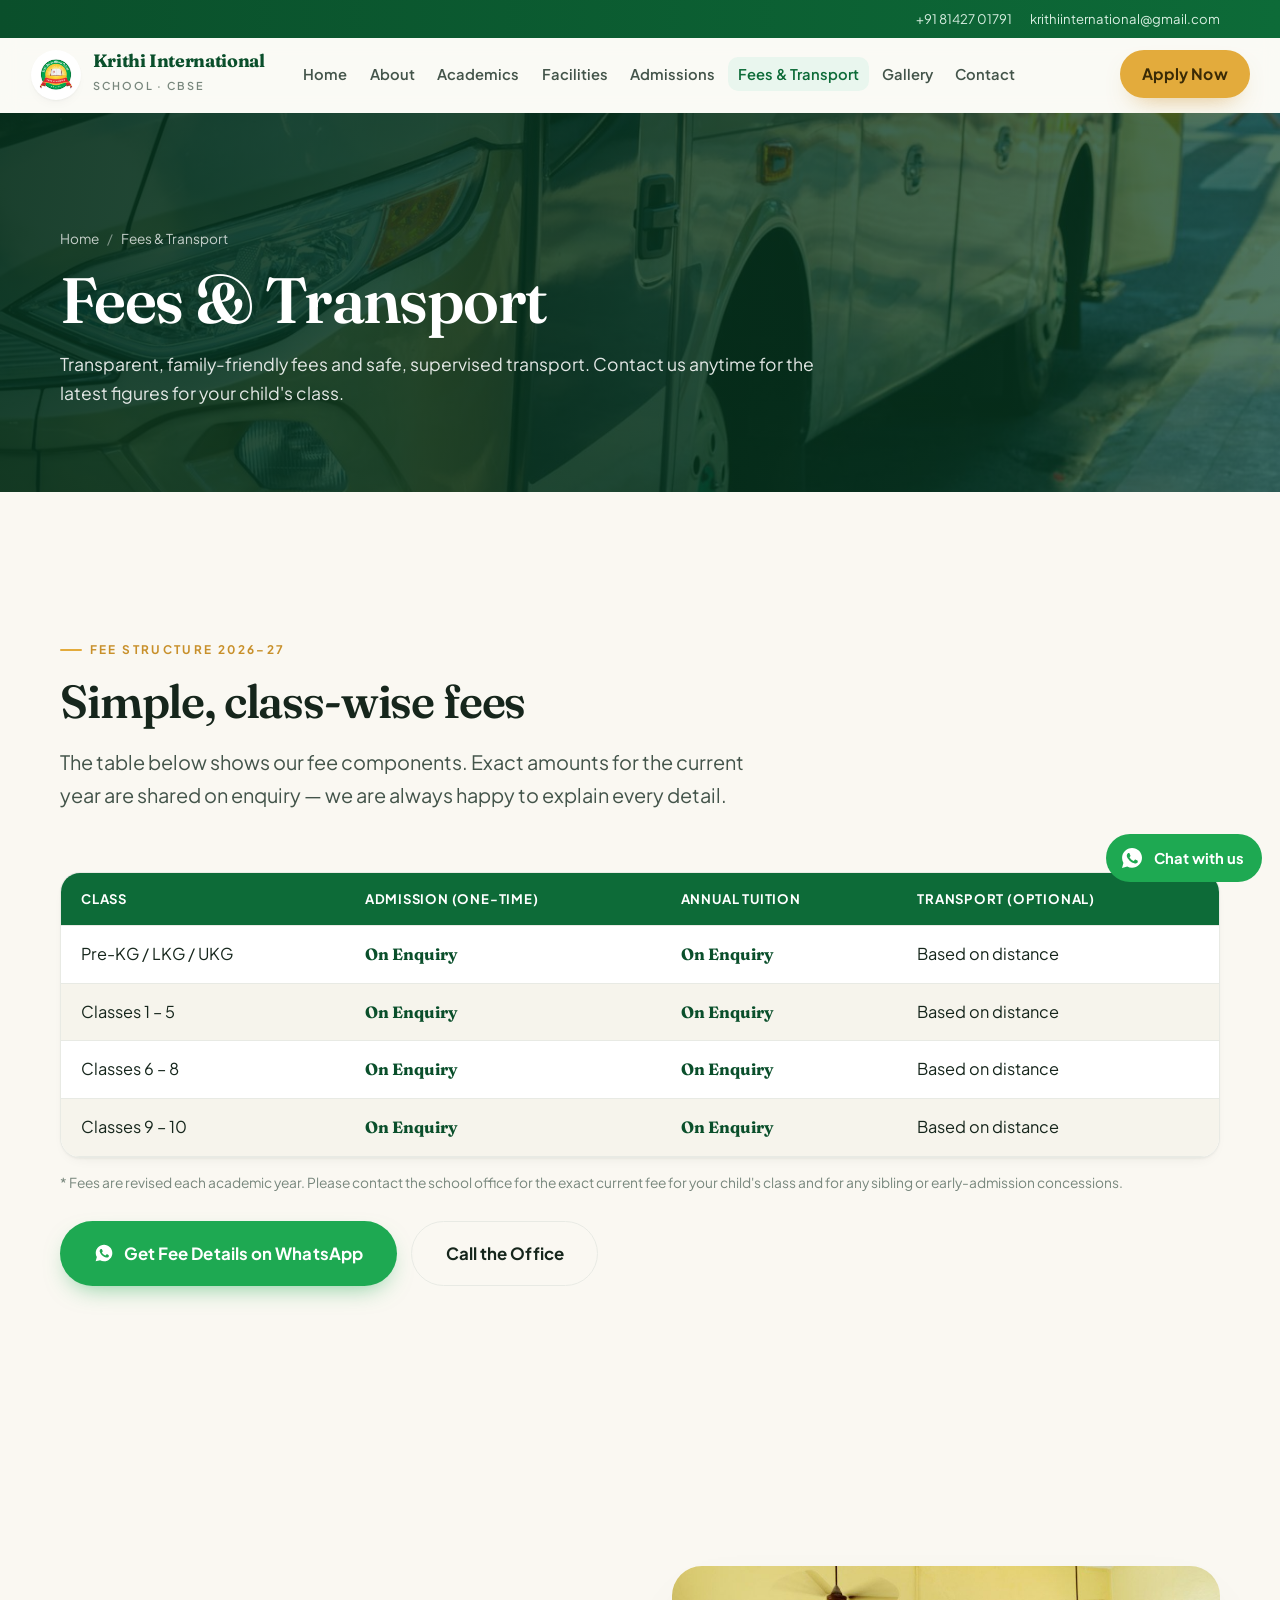
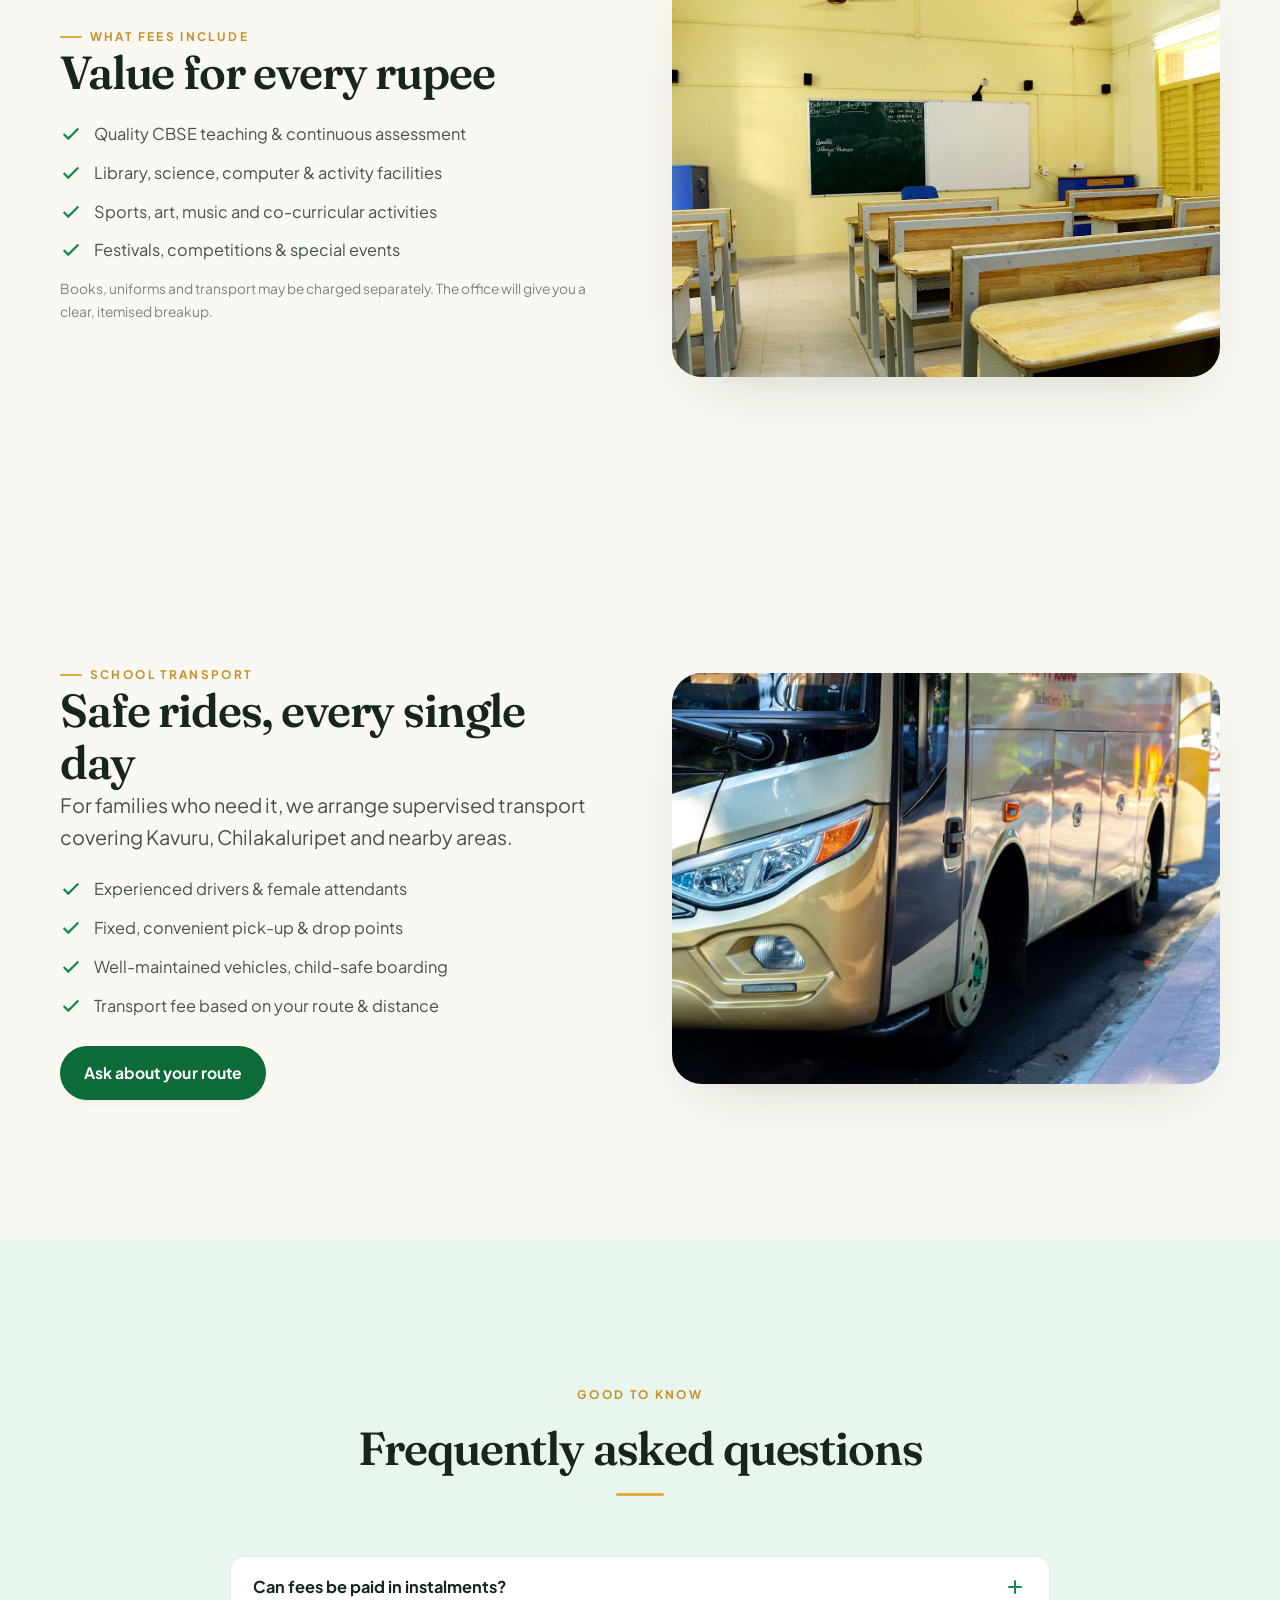
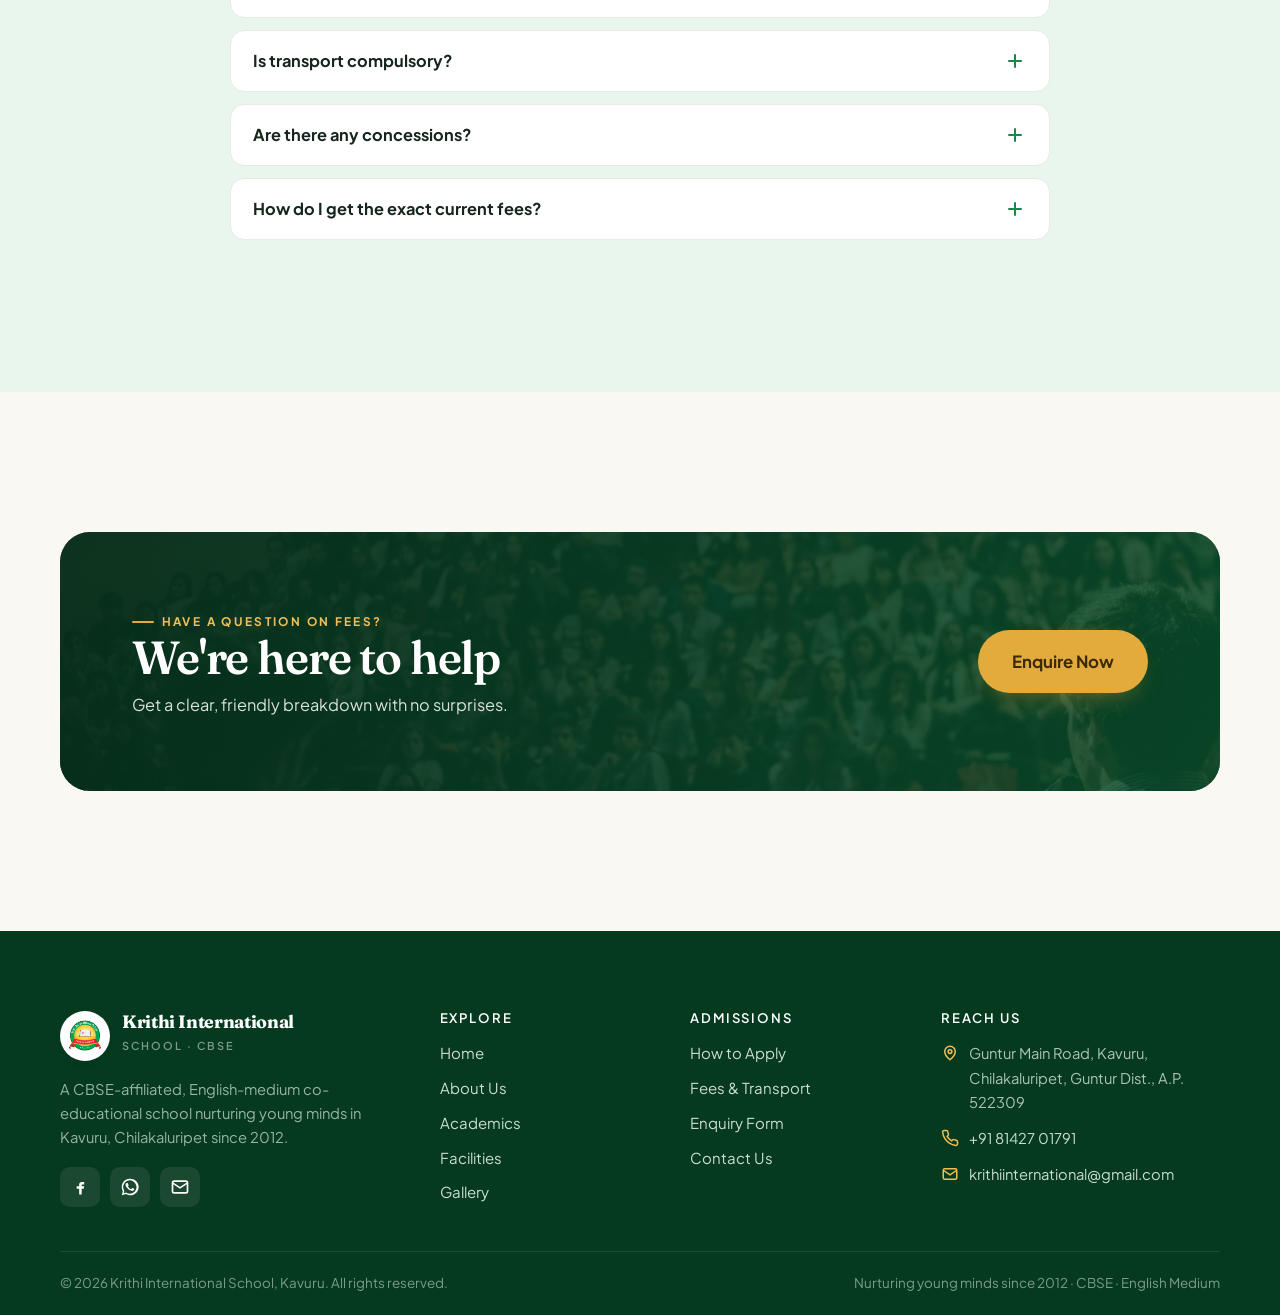
<file: pages/fees-transport.html>
<!doctype html>
<html lang="en">
<head>
<meta charset="utf-8">
<meta name="viewport" content="width=device-width, initial-scale=1">
<title>Fees &amp; Transport | Krithi International School, Kavuru</title>
<meta name="description" content="Fee structure and school transport information for Krithi International School, Kavuru, Chilakaluripet. Contact us for the latest class-wise fees and bus routes.">
<meta name="theme-color" content="#0d6b38">
<link rel="icon" href="../assets/img/real/logo.jpg">
<link rel="preconnect" href="https://fonts.googleapis.com">
<link rel="preconnect" href="https://fonts.gstatic.com" crossorigin>
<link href="https://fonts.googleapis.com/css2?family=Fraunces:ital,opsz,wght@0,9..144,400..700;1,9..144,400..600&family=Plus+Jakarta+Sans:wght@400;500;600;700;800&display=swap" rel="stylesheet">
<link rel="stylesheet" href="../assets/css/style.css">
</head>
<body>

<!-- ===== Announcement bar ===== -->
<div class="topbar">
  <div class="container">
    <div class="ticker"><div class="ticker__track">
      <span><b>Admissions Open 2026–27</b> — Pre-KG to Class 10 · Limited seats</span>
      <span>Guntur Main Road, Kavuru, Chilakaluripet, Guntur District, A.P.</span>
      <span><b>CBSE Affiliated</b> · English Medium · Co-educational</span>
      <span>Nurturing young minds since 2012</span>
    </div></div>
    <div class="topbar__contact">
      <a href="tel:+918142701791">+91 81427 01791</a>
      <a href="mailto:krithiinternational@gmail.com">krithiinternational@gmail.com</a>
    </div>
  </div>
</div>

<header class="site-header">
  <nav class="nav container" aria-label="Main">
    <a class="brand" href="../index.html"><img src="../assets/img/real/logo.jpg" alt="Krithi International School logo" width="50" height="50"><span class="brand__text"><strong>Krithi International</strong><span>School · CBSE</span></span></a>
    <ul class="nav__links">
      <li><a href="../index.html">Home</a></li>
      <li><a href="about.html">About</a></li>
      <li><a href="academics.html">Academics</a></li>
      <li><a href="facilities.html">Facilities</a></li>
      <li><a href="admissions.html">Admissions</a></li>
      <li><a href="fees-transport.html" class="active">Fees &amp; Transport</a></li>
      <li><a href="gallery.html">Gallery</a></li>
      <li><a href="contact.html">Contact</a></li>
    </ul>
    <div class="nav__cta"><a class="btn btn--gold btn--enquire-desktop" href="admissions.html">Apply Now</a><button class="nav__toggle" aria-label="Open menu" aria-expanded="false"><span></span></button></div>
  </nav>
  <div class="nav-backdrop"></div>
</header>

<section class="page-hero">
  <img src="../assets/img/stock/bus.jpg" alt="School transport bus">
  <div class="container">
    <div class="page-hero__inner">
      <div class="crumbs"><a href="../index.html">Home</a> <span>/</span> Fees &amp; Transport</div>
      <h1>Fees &amp; Transport</h1>
      <p>Transparent, family-friendly fees and safe, supervised transport. Contact us anytime for the latest figures for your child's class.</p>
    </div>
  </div>
</section>

<section class="section">
  <div class="container">
    <div class="section-head reveal"><span class="eyebrow">Fee Structure 2026–27</span><h2>Simple, class-wise fees</h2><p class="lead">The table below shows our fee components. Exact amounts for the current year are shared on enquiry — we are always happy to explain every detail.</p></div>

    <div class="table-wrap reveal">
      <table class="fees">
        <thead>
          <tr><th>Class</th><th>Admission (one-time)</th><th>Annual Tuition</th><th>Transport (optional)</th></tr>
        </thead>
        <tbody>
          <tr><td>Pre-KG / LKG / UKG</td><td class="amt">On Enquiry</td><td class="amt">On Enquiry</td><td>Based on distance</td></tr>
          <tr><td>Classes 1 – 5</td><td class="amt">On Enquiry</td><td class="amt">On Enquiry</td><td>Based on distance</td></tr>
          <tr><td>Classes 6 – 8</td><td class="amt">On Enquiry</td><td class="amt">On Enquiry</td><td>Based on distance</td></tr>
          <tr><td>Classes 9 – 10</td><td class="amt">On Enquiry</td><td class="amt">On Enquiry</td><td>Based on distance</td></tr>
        </tbody>
      </table>
    </div>
    <p class="note">* Fees are revised each academic year. Please contact the school office for the exact current fee for your child's class and for any sibling or early-admission concessions.</p>

    <div class="btn-row mt-m reveal">
      <a class="btn btn--wa btn--lg" href="https://wa.me/918142701791?text=Hello%20Krithi%20International%20School%2C%20please%20share%20the%20fee%20details%20for%20the%20current%20year." target="_blank" rel="noopener">
        <svg viewBox="0 0 24 24" fill="currentColor" width="20" height="20"><path d="M12.04 2c-5.5 0-9.96 4.46-9.96 9.96 0 1.76.46 3.45 1.33 4.95L2 22l5.25-1.38c1.45.79 3.08 1.21 4.79 1.21 5.5 0 9.96-4.46 9.96-9.96S17.54 2 12.04 2zm5.8 14.06c-.24.68-1.42 1.3-1.95 1.34-.5.05-.98.23-3.3-.69-2.78-1.1-4.55-3.95-4.69-4.14-.14-.18-1.13-1.5-1.13-2.86 0-1.36.71-2.03.97-2.31.24-.26.53-.32.71-.32.18 0 .35 0 .51.01.16.01.38-.06.6.46.24.56.79 1.93.86 2.07.07.14.11.3.02.48-.09.18-.14.3-.27.46-.14.16-.29.36-.41.48-.14.14-.28.29-.12.56.16.27.72 1.18 1.54 1.91 1.06.95 1.95 1.24 2.22 1.38.27.14.43.12.59-.07.16-.18.68-.79.86-1.06.18-.27.36-.23.6-.14.24.09 1.55.73 1.82.86.27.14.45.21.51.32.07.11.07.64-.17 1.32z"/></svg>
        Get Fee Details on WhatsApp
      </a>
      <a class="btn btn--ghost btn--lg" href="tel:+918142701791">Call the Office</a>
    </div>
  </div>
</section>

<section class="section bg-cream">
  <div class="container">
    <div class="split">
      <div class="split__content reveal">
        <span class="eyebrow">What Fees Include</span>
        <h2>Value for every rupee</h2>
        <ul class="tick-list">
          <li><svg viewBox="0 0 24 24" fill="none" stroke="currentColor" stroke-width="2.4"><path d="m20 6-11 11-5-5"/></svg> Quality CBSE teaching &amp; continuous assessment</li>
          <li><svg viewBox="0 0 24 24" fill="none" stroke="currentColor" stroke-width="2.4"><path d="m20 6-11 11-5-5"/></svg> Library, science, computer &amp; activity facilities</li>
          <li><svg viewBox="0 0 24 24" fill="none" stroke="currentColor" stroke-width="2.4"><path d="m20 6-11 11-5-5"/></svg> Sports, art, music and co-curricular activities</li>
          <li><svg viewBox="0 0 24 24" fill="none" stroke="currentColor" stroke-width="2.4"><path d="m20 6-11 11-5-5"/></svg> Festivals, competitions &amp; special events</li>
        </ul>
        <p class="note">Books, uniforms and transport may be charged separately. The office will give you a clear, itemised breakup.</p>
      </div>
      <div class="split__media reveal d1"><img src="../assets/img/stock/classroom.jpg" alt="A bright classroom" loading="lazy"></div>
    </div>
  </div>
</section>

<section class="section">
  <div class="container">
    <div class="split split--rev">
      <div class="split__media reveal"><img src="../assets/img/stock/bus.jpg" alt="Safe school bus transport" loading="lazy"></div>
      <div class="split__content reveal d1">
        <span class="eyebrow">School Transport</span>
        <h2>Safe rides, every single day</h2>
        <p class="lead">For families who need it, we arrange supervised transport covering Kavuru, Chilakaluripet and nearby areas.</p>
        <ul class="tick-list">
          <li><svg viewBox="0 0 24 24" fill="none" stroke="currentColor" stroke-width="2.4"><path d="m20 6-11 11-5-5"/></svg> Experienced drivers &amp; female attendants</li>
          <li><svg viewBox="0 0 24 24" fill="none" stroke="currentColor" stroke-width="2.4"><path d="m20 6-11 11-5-5"/></svg> Fixed, convenient pick-up &amp; drop points</li>
          <li><svg viewBox="0 0 24 24" fill="none" stroke="currentColor" stroke-width="2.4"><path d="m20 6-11 11-5-5"/></svg> Well-maintained vehicles, child-safe boarding</li>
          <li><svg viewBox="0 0 24 24" fill="none" stroke="currentColor" stroke-width="2.4"><path d="m20 6-11 11-5-5"/></svg> Transport fee based on your route &amp; distance</li>
        </ul>
        <div class="btn-row mt-m"><a class="btn" href="contact.html">Ask about your route</a></div>
      </div>
    </div>
  </div>
</section>

<section class="section bg-green-soft">
  <div class="container">
    <div class="section-head center reveal"><span class="eyebrow">Good to Know</span><h2>Frequently asked questions</h2></div>
    <div class="faq" style="margin-inline:auto">
      <div class="faq__item reveal"><button class="faq__q">Can fees be paid in instalments? <span class="pm"></span></button><div class="faq__a"><p>Yes. We understand family budgets and offer convenient term-wise payment options. Please speak to the office for the schedule.</p></div></div>
      <div class="faq__item reveal"><button class="faq__q">Is transport compulsory? <span class="pm"></span></button><div class="faq__a"><p>No, transport is completely optional. Many parents drop their children directly; others use our supervised bus service for convenience.</p></div></div>
      <div class="faq__item reveal"><button class="faq__q">Are there any concessions? <span class="pm"></span></button><div class="faq__a"><p>We offer sibling and early-admission considerations from time to time. Ask our team during your enquiry for current offers.</p></div></div>
      <div class="faq__item reveal"><button class="faq__q">How do I get the exact current fees? <span class="pm"></span></button><div class="faq__a"><p>Simply call us at +91 81427 01791, message us on WhatsApp, or fill the enquiry form — we'll share the full, up-to-date fee details for your child's class.</p></div></div>
    </div>
  </div>
</section>

<section class="section">
  <div class="container">
    <div class="cta-band reveal">
      <img src="../assets/img/stock/assembly.jpg" alt="School assembly" loading="lazy">
      <div class="cta-band__inner">
        <div><span class="eyebrow" style="color:var(--gold-400)">Have a question on fees?</span><h2>We're here to help</h2><p>Get a clear, friendly breakdown with no surprises.</p></div>
        <div class="btn-row"><a class="btn btn--gold btn--lg" href="admissions.html">Enquire Now</a></div>
      </div>
    </div>
  </div>
</section>

<footer class="footer">
  <div class="container">
    <div class="footer__grid">
      <div class="footer__brand">
        <a class="brand" href="../index.html"><img src="../assets/img/real/logo.jpg" alt="Krithi International School logo" width="50" height="50"><span class="brand__text"><strong>Krithi International</strong><span>School · CBSE</span></span></a>
        <p>A CBSE-affiliated, English-medium co-educational school nurturing young minds in Kavuru, Chilakaluripet since 2012.</p>
        <div class="socials">
          <a href="https://www.facebook.com/" target="_blank" rel="noopener" aria-label="Facebook"><svg viewBox="0 0 24 24" fill="currentColor"><path d="M14 9h3V6h-3c-1.7 0-3 1.3-3 3v2H8v3h3v7h3v-7h2.5l.5-3H14V9z"/></svg></a>
          <a href="https://wa.me/918142701791" target="_blank" rel="noopener" aria-label="WhatsApp"><svg viewBox="0 0 24 24" fill="currentColor"><path d="M12 2a10 10 0 00-8.6 15l-1.3 4.8 5-1.3A10 10 0 1012 2zm0 18a8 8 0 01-4.3-1.2l-.3-.2-3 .8.8-2.9-.2-.3A8 8 0 1112 20zm4.6-5.9c-.3-.1-1.5-.7-1.7-.8-.2-.1-.4-.1-.6.1-.2.3-.6.8-.8 1-.1.1-.3.2-.5.1-.3-.1-1.1-.4-2-1.3-.8-.7-1.3-1.5-1.4-1.8-.2-.3 0-.4.1-.5l.4-.5c.1-.2.2-.3.2-.5s0-.4-.1-.5c-.1-.1-.6-1.4-.8-1.9-.2-.5-.4-.4-.6-.4h-.5c-.2 0-.5.1-.7.3-.3.3-.9.9-.9 2.1s.9 2.4 1 2.6c.1.2 1.8 2.8 4.4 3.9.6.3 1.1.4 1.5.5.6.2 1.2.2 1.6.1.5-.1 1.5-.6 1.7-1.2.2-.6.2-1.1.1-1.2-.1-.1-.2-.2-.5-.3z"/></svg></a>
          <a href="mailto:krithiinternational@gmail.com" aria-label="Email"><svg viewBox="0 0 24 24" fill="none" stroke="currentColor" stroke-width="2"><rect x="3" y="5" width="18" height="14" rx="2"/><path d="m3 7 9 6 9-6"/></svg></a>
        </div>
      </div>
      <div><h4>Explore</h4><div class="footer__links"><a href="../index.html">Home</a><a href="about.html">About Us</a><a href="academics.html">Academics</a><a href="facilities.html">Facilities</a><a href="gallery.html">Gallery</a></div></div>
      <div><h4>Admissions</h4><div class="footer__links"><a href="admissions.html">How to Apply</a><a href="fees-transport.html">Fees &amp; Transport</a><a href="admissions.html#enquiry">Enquiry Form</a><a href="contact.html">Contact Us</a></div></div>
      <div><h4>Reach Us</h4><ul class="footer__contact">
        <li><svg viewBox="0 0 24 24" fill="none" stroke="currentColor" stroke-width="2"><path d="M12 21s-7-5.5-7-11a7 7 0 0114 0c0 5.5-7 11-7 11z"/><circle cx="12" cy="10" r="2.5"/></svg> Guntur Main Road, Kavuru, Chilakaluripet, Guntur Dist., A.P. 522309</li>
        <li><svg viewBox="0 0 24 24" fill="none" stroke="currentColor" stroke-width="2"><path d="M22 16.9v3a2 2 0 01-2.2 2 19.8 19.8 0 01-8.6-3 19.5 19.5 0 01-6-6 19.8 19.8 0 01-3-8.6A2 2 0 014.1 2h3a2 2 0 012 1.7c.1 1 .4 1.9.7 2.8a2 2 0 01-.5 2.1L8.1 9.9a16 16 0 006 6l1.3-1.3a2 2 0 012.1-.4c.9.3 1.8.6 2.8.7a2 2 0 011.7 2z"/></svg> <a href="tel:+918142701791">+91 81427 01791</a></li>
        <li><svg viewBox="0 0 24 24" fill="none" stroke="currentColor" stroke-width="2"><rect x="3" y="5" width="18" height="14" rx="2"/><path d="m3 7 9 6 9-6"/></svg> <a href="mailto:krithiinternational@gmail.com">krithiinternational@gmail.com</a></li>
      </ul></div>
    </div>
    <div class="footer__bottom"><span>© <span id="year">2026</span> Krithi International School, Kavuru. All rights reserved.</span><span>Nurturing young minds since 2012 · CBSE · English Medium</span></div>
  </div>
</footer>

<a class="fab" href="https://wa.me/918142701791?text=Hello%20Krithi%20International%20School%2C%20I%20would%20like%20admission%20details." target="_blank" rel="noopener" aria-label="Chat on WhatsApp"><svg viewBox="0 0 24 24" fill="currentColor"><path d="M12.04 2c-5.5 0-9.96 4.46-9.96 9.96 0 1.76.46 3.45 1.33 4.95L2 22l5.25-1.38c1.45.79 3.08 1.21 4.79 1.21 5.5 0 9.96-4.46 9.96-9.96S17.54 2 12.04 2zm5.8 14.06c-.24.68-1.42 1.3-1.95 1.34-.5.05-.98.23-3.3-.69-2.78-1.1-4.55-3.95-4.69-4.14-.14-.18-1.13-1.5-1.13-2.86 0-1.36.71-2.03.97-2.31.24-.26.53-.32.71-.32.18 0 .35 0 .51.01.16.01.38-.06.6.46.24.56.79 1.93.86 2.07.07.14.11.3.02.48-.09.18-.14.3-.27.46-.14.16-.29.36-.41.48-.14.14-.28.29-.12.56.16.27.72 1.18 1.54 1.91 1.06.95 1.95 1.24 2.22 1.38.27.14.43.12.59-.07.16-.18.68-.79.86-1.06.18-.27.36-.23.6-.14.24.09 1.55.73 1.82.86.27.14.45.21.51.32.07.11.07.64-.17 1.32z"/></svg><span class="fab__label">Chat with us</span></a>

<script src="../assets/js/main.js" defer></script>
</body>
</html>
</file>
<file: assets/css/style.css>
/* ============================================================
   Krithi International School — Design System
   Premium, warm, trustworthy. Brand: green / gold / red.
   ============================================================ */

/* ---------- Design Tokens ---------- */
:root {
  /* Brand */
  --green-900: #063a1e;
  --green-800: #0a4f2b;
  --green-700: #0d6b38;   /* primary */
  --green-600: #138a49;
  --green-500: #1aa85b;
  --green-050: #e9f6ee;

  --gold-600: #c8902b;
  --gold-500: #e3ab3c;    /* accent */
  --gold-400: #efc05a;
  --gold-050: #fdf4e0;

  --red-600:  #c62f27;
  --red-500:  #e03b30;

  /* Neutrals */
  --ink:      #152018;
  --ink-soft: #3c4a41;
  --muted:    #6a7a70;
  --line:     #e6e9e4;
  --cream:    #faf8f2;
  --paper:    #ffffff;
  --paper-2:  #f6f4ec;

  /* Effects */
  --shadow-sm: 0 1px 3px rgba(9, 40, 22, .06), 0 1px 2px rgba(9, 40, 22, .04);
  --shadow:    0 10px 30px -12px rgba(9, 40, 22, .18);
  --shadow-lg: 0 30px 60px -20px rgba(9, 40, 22, .28);
  --radius:    18px;
  --radius-sm: 12px;
  --radius-lg: 28px;
  --maxw: 1200px;
  --gutter: clamp(16px, 4vw, 40px);

  --serif: "Fraunces", Georgia, "Times New Roman", serif;
  --sans: "Plus Jakarta Sans", system-ui, -apple-system, Segoe UI, Roboto, sans-serif;
}

/* ---------- Reset ---------- */
*, *::before, *::after { box-sizing: border-box; }
* { margin: 0; }
html { scroll-behavior: smooth; -webkit-text-size-adjust: 100%; }
body {
  font-family: var(--sans);
  color: var(--ink);
  background: var(--cream);
  line-height: 1.65;
  font-size: 1.02rem;
  -webkit-font-smoothing: antialiased;
  overflow-x: hidden;
}
img, svg, video { display: block; max-width: 100%; height: auto; }
a { color: inherit; text-decoration: none; }
ul { list-style: none; padding: 0; }
button { font-family: inherit; cursor: pointer; border: none; background: none; }
input, textarea, select { font-family: inherit; font-size: 1rem; }

h1, h2, h3, h4 { font-family: var(--serif); font-weight: 600; line-height: 1.12; letter-spacing: -.01em; color: var(--ink); }
h1 { font-size: clamp(2.3rem, 5.2vw, 4rem); }
h2 { font-size: clamp(1.9rem, 4vw, 2.9rem); }
h3 { font-size: clamp(1.25rem, 2.3vw, 1.6rem); }
p  { color: var(--ink-soft); }

/* ---------- Layout helpers ---------- */
.container { width: 100%; max-width: var(--maxw); margin-inline: auto; padding-inline: var(--gutter); }
.section { padding: clamp(56px, 9vw, 110px) 0; }
.section--tight { padding: clamp(40px, 6vw, 72px) 0; }
.center { text-align: center; }
.grid { display: grid; gap: clamp(18px, 3vw, 32px); }

.eyebrow {
  display: inline-flex; align-items: center; gap: .55em;
  font-family: var(--sans); font-weight: 700; font-size: .78rem;
  letter-spacing: .16em; text-transform: uppercase;
  color: var(--green-700);
}
.eyebrow::before { content: ""; width: 26px; height: 2px; background: var(--gold-500); border-radius: 2px; }
.center .eyebrow::before { display: none; }

.lead { font-size: clamp(1.05rem, 1.6vw, 1.22rem); color: var(--ink-soft); max-width: 60ch; }
.center .lead { margin-inline: auto; }
.section-head { max-width: 720px; margin-bottom: clamp(28px, 4vw, 52px); }
.center.section-head { margin-inline: auto; }
.section-head h2 { margin: .35em 0 .4em; }

.text-gold { color: var(--gold-600); }
.text-green { color: var(--green-700); }
.serif-accent { font-family: var(--serif); font-style: italic; }

/* ---------- Buttons ---------- */
.btn {
  --_bg: var(--green-700); --_fg: #fff;
  display: inline-flex; align-items: center; justify-content: center; gap: .6em;
  padding: .9em 1.5em; border-radius: 999px;
  font-weight: 700; font-size: .98rem; letter-spacing: .01em;
  background: var(--_bg); color: var(--_fg);
  box-shadow: var(--shadow-sm);
  transition: transform .25s ease, box-shadow .25s ease, background .25s ease, color .25s;
  will-change: transform;
}
.btn:hover { transform: translateY(-3px); box-shadow: var(--shadow); }
.btn:active { transform: translateY(-1px); }
.btn--gold { --_bg: var(--gold-500); --_fg: #3a2a06; }
.btn--gold:hover { --_bg: var(--gold-400); }
.btn--ghost { --_bg: transparent; --_fg: var(--ink); border: 1.5px solid var(--line); box-shadow: none; }
.btn--ghost:hover { border-color: var(--green-600); color: var(--green-700); }
.btn--white { --_bg: #fff; --_fg: var(--green-800); }
.btn--wa { --_bg: #1ea952; --_fg: #fff; }
.btn--wa:hover { --_bg: #19963f; }
.btn--lg { padding: 1.05em 1.9em; font-size: 1.05rem; }
.btn-row { display: flex; flex-wrap: wrap; gap: 14px; }
.center .btn-row { justify-content: center; }

/* ---------- Top announcement bar ---------- */
.topbar {
  background: linear-gradient(90deg, var(--green-800), var(--green-700));
  color: #eafaf0; font-size: .86rem; overflow: hidden;
}
.topbar .container { display: flex; align-items: center; gap: 18px; padding-block: 8px; }
.ticker { flex: 1; overflow: hidden; white-space: nowrap; -webkit-mask-image: linear-gradient(90deg, transparent, #000 6%, #000 94%, transparent); mask-image: linear-gradient(90deg, transparent, #000 6%, #000 94%, transparent); }
.ticker__track { display: inline-flex; gap: 48px; padding-left: 100%; animation: ticker 26s linear infinite; }
.ticker__track span { display: inline-flex; align-items: center; gap: .5em; }
.ticker__track b { color: var(--gold-400); }
@keyframes ticker { to { transform: translateX(-100%); } }
.topbar__contact { display: flex; gap: 18px; white-space: nowrap; }
.topbar__contact a { display: inline-flex; align-items: center; gap: .4em; opacity: .92; }
.topbar__contact a:hover { color: var(--gold-400); }
@media (max-width: 760px) { .topbar__contact { display: none; } }

/* ---------- Header / Nav ---------- */
.site-header { position: sticky; top: 0; z-index: 100; background: rgba(255,255,255,.92); backdrop-filter: blur(10px); border-bottom: 1px solid transparent; transition: box-shadow .3s, border-color .3s, background .3s; }
.site-header.scrolled { box-shadow: var(--shadow-sm); border-color: var(--line); }
.nav { display: flex; align-items: center; justify-content: space-between; gap: 20px; padding-block: 12px; }
.brand { display: flex; align-items: center; gap: 12px; }
.brand img { width: 50px; height: 50px; border-radius: 50%; object-fit: cover; box-shadow: var(--shadow-sm); background:#fff; }
.brand__text strong { display: block; font-family: var(--serif); font-size: 1.12rem; line-height: 1.05; color: var(--green-800); }
.brand__text span { font-size: .68rem; letter-spacing: .18em; text-transform: uppercase; color: var(--muted); font-weight: 600; }

.nav__links { display: flex; align-items: center; gap: 4px; }
.nav__links a { padding: .55em .85em; border-radius: 10px; font-weight: 600; font-size: .95rem; color: var(--ink-soft); transition: color .2s, background .2s; }
.nav__links a:hover, .nav__links a.active { color: var(--green-700); background: var(--green-050); }
.nav__cta { display: flex; align-items: center; gap: 10px; }
.nav__toggle { display: none; width: 44px; height: 44px; border-radius: 10px; border: 1px solid var(--line); align-items: center; justify-content: center; }
.nav__toggle span, .nav__toggle span::before, .nav__toggle span::after { content: ""; display: block; width: 20px; height: 2px; background: var(--ink); border-radius: 2px; position: relative; transition: .3s; }
.nav__toggle span::before { position: absolute; top: -6px; }
.nav__toggle span::after  { position: absolute; top: 6px; }
body.nav-open .nav__toggle span { background: transparent; }
body.nav-open .nav__toggle span::before { top: 0; transform: rotate(45deg); }
body.nav-open .nav__toggle span::after  { top: 0; transform: rotate(-45deg); }

@media (max-width: 980px) {
  .nav__toggle { display: inline-flex; }
  .nav__links {
    position: fixed; inset: 0 0 0 auto; width: min(82vw, 340px);
    flex-direction: column; align-items: stretch; gap: 2px;
    background: #fff; padding: 92px 22px 28px; box-shadow: var(--shadow-lg);
    transform: translateX(110%); transition: transform .35s cubic-bezier(.4,0,.1,1);
    z-index: 95; overflow-y: auto;
  }
  body.nav-open .nav__links { transform: translateX(0); }
  .nav__links a { padding: .85em 1em; font-size: 1.05rem; border-radius: 12px; }
  .nav__cta .btn--enquire-desktop { display: none; }
  .nav-backdrop { position: fixed; inset: 0; background: rgba(10,30,18,.4); opacity: 0; visibility: hidden; transition: .3s; z-index: 90; }
  body.nav-open .nav-backdrop { opacity: 1; visibility: visible; }
}

/* ---------- Hero ---------- */
.hero { position: relative; color: #fff; overflow: hidden; isolation: isolate; }
.hero__slides { position: absolute; inset: 0; z-index: -2; }
.hero__slide { position: absolute; inset: 0; background-size: cover; background-position: center; opacity: 0; transform: scale(1.08); transition: opacity 1.4s ease, transform 7s linear; }
.hero__slide.is-active { opacity: 1; transform: scale(1); }
.hero::after { content: ""; position: absolute; inset: 0; z-index: -1;
  background:
    linear-gradient(104deg, rgba(6,47,27,.92) 0%, rgba(8,62,35,.78) 42%, rgba(6,47,27,.42) 100%),
    linear-gradient(0deg, rgba(4,30,17,.55), rgba(4,30,17,0) 45%);
}
.hero__inner { display: grid; grid-template-columns: 1.15fr .85fr; gap: 48px; align-items: center; min-height: min(86vh, 760px); padding-block: clamp(48px, 8vw, 96px); }
.hero__badge { display: inline-flex; align-items: center; gap: .6em; padding: .5em 1em; border-radius: 999px; background: rgba(255,255,255,.12); border: 1px solid rgba(255,255,255,.22); font-size: .82rem; font-weight: 600; letter-spacing: .04em; backdrop-filter: blur(4px); margin-bottom: 22px; }
.hero__badge .dot { width: 8px; height: 8px; border-radius: 50%; background: var(--gold-400); box-shadow: 0 0 0 0 rgba(239,192,90,.6); animation: pulse 2.2s infinite; }
@keyframes pulse { 0%{box-shadow:0 0 0 0 rgba(239,192,90,.55);} 70%{box-shadow:0 0 0 12px rgba(239,192,90,0);} 100%{box-shadow:0 0 0 0 rgba(239,192,90,0);} }
.hero h1 { color: #fff; margin-bottom: 20px; }
.hero h1 em { font-style: italic; color: var(--gold-400); }
.hero__lead { color: rgba(255,255,255,.9); font-size: clamp(1.05rem, 1.7vw, 1.25rem); max-width: 54ch; margin-bottom: 30px; }
.hero__motto { margin-top: 26px; padding-left: 18px; border-left: 3px solid var(--gold-500); }
.hero__motto b { font-family: var(--serif); font-style: italic; font-size: 1.15rem; color: #fff; }
.hero__motto span { display: block; font-size: .85rem; color: rgba(255,255,255,.72); letter-spacing: .02em; }

.hero__card { background: rgba(255,255,255,.1); border: 1px solid rgba(255,255,255,.2); border-radius: var(--radius-lg); padding: 26px; backdrop-filter: blur(10px); box-shadow: var(--shadow-lg); }
.hero__card h3 { color: #fff; font-size: 1.2rem; margin-bottom: 4px; }
.hero__card p { color: rgba(255,255,255,.78); font-size: .92rem; margin-bottom: 18px; }
.hero__facts { display: grid; grid-template-columns: 1fr 1fr; gap: 14px; }
.hero__fact { background: rgba(255,255,255,.08); border-radius: var(--radius-sm); padding: 14px 16px; border: 1px solid rgba(255,255,255,.12); }
.hero__fact b { font-family: var(--serif); font-size: 1.7rem; color: var(--gold-400); display: block; line-height: 1; }
.hero__fact span { font-size: .8rem; color: rgba(255,255,255,.82); }
.hero__dots { position: absolute; bottom: 22px; left: 50%; transform: translateX(-50%); display: flex; gap: 9px; z-index: 2; }
.hero__dots button { width: 9px; height: 9px; border-radius: 50%; background: rgba(255,255,255,.4); transition: .3s; }
.hero__dots button.is-active { background: var(--gold-400); width: 26px; border-radius: 6px; }

@media (max-width: 900px) {
  .hero__inner { grid-template-columns: 1fr; gap: 30px; min-height: unset; }
  .hero__card { display: none; }
}

/* ---------- Trust strip ---------- */
.trust { background: var(--green-900); color: #dff3e6; }
.trust .container { display: flex; flex-wrap: wrap; gap: 18px 40px; justify-content: space-between; align-items: center; padding-block: 20px; }
.trust__item { display: flex; align-items: center; gap: 12px; font-size: .95rem; font-weight: 600; }
.trust__item svg { width: 26px; height: 26px; color: var(--gold-400); flex: none; }
.trust__item span small { display: block; font-weight: 400; font-size: .78rem; color: rgba(223,243,230,.6); }

/* ---------- Stats / counters ---------- */
.stats { display: grid; grid-template-columns: repeat(4, 1fr); gap: clamp(14px,2vw,26px); }
.stat { text-align: center; padding: 26px 14px; background: var(--paper); border: 1px solid var(--line); border-radius: var(--radius); box-shadow: var(--shadow-sm); transition: transform .3s, box-shadow .3s; }
.stat:hover { transform: translateY(-5px); box-shadow: var(--shadow); }
.stat b { font-family: var(--serif); font-size: clamp(2.1rem, 4vw, 3rem); color: var(--green-700); line-height: 1; display: block; }
.stat b .suffix { color: var(--gold-500); }
.stat span { font-size: .92rem; color: var(--muted); font-weight: 600; }
@media (max-width: 620px){ .stats{ grid-template-columns: 1fr 1fr; } }

/* ---------- Feature cards ---------- */
.features { grid-template-columns: repeat(3, 1fr); }
.feature { background: var(--paper); border: 1px solid var(--line); border-radius: var(--radius); padding: 30px 26px; box-shadow: var(--shadow-sm); transition: transform .3s, box-shadow .3s, border-color .3s; position: relative; overflow: hidden; }
.feature::before { content:""; position:absolute; left:0; top:0; height:4px; width:0; background: linear-gradient(90deg,var(--green-600),var(--gold-500)); transition: width .4s; }
.feature:hover { transform: translateY(-6px); box-shadow: var(--shadow); border-color: transparent; }
.feature:hover::before { width: 100%; }
.feature__icon { width: 56px; height: 56px; border-radius: 16px; display: grid; place-items: center; background: var(--green-050); color: var(--green-700); margin-bottom: 18px; }
.feature__icon svg { width: 28px; height: 28px; }
.feature h3 { margin-bottom: 8px; font-size: 1.28rem; }
.feature p { font-size: .96rem; }
@media (max-width: 860px){ .features{ grid-template-columns: 1fr; } }

/* ---------- Split / image+text ---------- */
.split { display: grid; grid-template-columns: 1fr 1fr; gap: clamp(28px, 5vw, 64px); align-items: center; }
.split--rev .split__media { order: 2; }
.split__media { position: relative; }
.split__media img { border-radius: var(--radius-lg); box-shadow: var(--shadow); width: 100%; aspect-ratio: 5/4; object-fit: cover; }
.split__badge { position: absolute; background: var(--paper); border-radius: var(--radius); box-shadow: var(--shadow); padding: 16px 20px; display: flex; align-items: center; gap: 14px; }
.split__badge.bl { left: -14px; bottom: -18px; }
.split__badge.tr { right: -14px; top: -18px; }
.split__badge b { font-family: var(--serif); font-size: 1.7rem; color: var(--green-700); line-height: 1; }
.split__badge span { font-size: .8rem; color: var(--muted); }
.split__badge .ico { width: 42px; height: 42px; border-radius: 12px; background: var(--gold-050); color: var(--gold-600); display: grid; place-items: center; }
.tick-list { margin-top: 22px; display: grid; gap: 12px; }
.tick-list li { display: flex; gap: 12px; align-items: flex-start; color: var(--ink-soft); }
.tick-list svg { width: 22px; height: 22px; color: var(--green-600); flex: none; margin-top: 2px; }
@media (max-width: 820px){
  .split{ grid-template-columns: 1fr; }
  .split--rev .split__media { order: 0; }
  .split__badge.bl{ left: 10px; bottom: 10px; } .split__badge.tr{ right: 10px; top: 10px; }
}

/* ---------- Programs ---------- */
.programs { grid-template-columns: repeat(4, 1fr); }
.program { border-radius: var(--radius); overflow: hidden; background: var(--paper); border: 1px solid var(--line); box-shadow: var(--shadow-sm); transition: transform .3s, box-shadow .3s; }
.program:hover { transform: translateY(-6px); box-shadow: var(--shadow); }
.program__img { aspect-ratio: 4/3; overflow: hidden; }
.program__img img { width: 100%; height: 100%; object-fit: cover; transition: transform .6s; }
.program:hover .program__img img { transform: scale(1.07); }
.program__body { padding: 20px 20px 24px; }
.program__tag { font-size: .72rem; font-weight: 700; letter-spacing: .12em; text-transform: uppercase; color: var(--gold-600); }
.program h3 { font-size: 1.22rem; margin: 6px 0 6px; }
.program p { font-size: .9rem; }
@media (max-width: 980px){ .programs{ grid-template-columns: 1fr 1fr; } }
@media (max-width: 520px){ .programs{ grid-template-columns: 1fr; } }

/* ---------- Gallery ---------- */
.gallery-grid { display: grid; grid-template-columns: repeat(4, 1fr); grid-auto-rows: 180px; gap: 14px; }
.gallery-grid figure { margin: 0; border-radius: var(--radius-sm); overflow: hidden; position: relative; cursor: pointer; box-shadow: var(--shadow-sm); }
.gallery-grid img { width: 100%; height: 100%; object-fit: cover; transition: transform .6s; }
.gallery-grid figure:hover img { transform: scale(1.08); }
.gallery-grid figcaption { position: absolute; inset: auto 0 0 0; padding: 26px 14px 12px; color: #fff; font-size: .85rem; font-weight: 600; background: linear-gradient(0deg, rgba(5,30,17,.82), transparent); opacity: 0; transition: opacity .3s; }
.gallery-grid figure:hover figcaption { opacity: 1; }
.gallery-grid .tall { grid-row: span 2; }
.gallery-grid .wide { grid-column: span 2; }
@media (max-width: 860px){ .gallery-grid{ grid-template-columns: repeat(2, 1fr); grid-auto-rows: 150px; } .gallery-grid .wide{ grid-column: span 2; } }

/* Lightbox */
.lightbox { position: fixed; inset: 0; background: rgba(5,20,12,.92); display: none; align-items: center; justify-content: center; z-index: 200; padding: 24px; opacity: 0; transition: opacity .3s; }
.lightbox.open { display: flex; opacity: 1; }
.lightbox img { max-width: min(92vw, 1040px); max-height: min(86vh, 780px); width: auto; height: auto; border-radius: 10px; box-shadow: var(--shadow-lg); }
.lightbox__close, .lightbox__nav { position: absolute; color: #fff; background: rgba(255,255,255,.12); border-radius: 50%; width: 52px; height: 52px; display: grid; place-items: center; font-size: 1.6rem; transition: background .2s; }
.lightbox__close:hover, .lightbox__nav:hover { background: rgba(255,255,255,.26); }
.lightbox__close { top: 20px; right: 20px; }
.lightbox__nav.prev { left: 16px; top: 50%; transform: translateY(-50%); }
.lightbox__nav.next { right: 16px; top: 50%; transform: translateY(-50%); }

/* ---------- Message / Director ---------- */
.message { background: linear-gradient(135deg, var(--green-900), var(--green-800)); color: #eaf7ee; border-radius: var(--radius-lg); overflow: hidden; display: grid; grid-template-columns: .9fr 1.1fr; }
.message__media img { width: 100%; height: 100%; object-fit: cover; min-height: 340px; }
.message__body { padding: clamp(28px, 4vw, 54px); }
.message__body .eyebrow { color: var(--gold-400); }
.message blockquote { font-family: var(--serif); font-size: clamp(1.2rem, 2vw, 1.55rem); line-height: 1.45; color: #fff; margin: 16px 0 22px; }
.message__body p { color: rgba(234,247,238,.8); }
.message__sign { margin-top: 20px; }
.message__sign b { font-family: var(--serif); color: var(--gold-400); font-size: 1.1rem; }
.message__sign span { display: block; font-size: .85rem; color: rgba(234,247,238,.62); }
@media (max-width: 820px){ .message{ grid-template-columns: 1fr; } .message__media img{ min-height: 240px; } }

/* ---------- Testimonials ---------- */
.testi-track { display: flex; gap: 22px; overflow-x: auto; scroll-snap-type: x mandatory; padding-bottom: 10px; scrollbar-width: none; }
.testi-track::-webkit-scrollbar { display: none; }
.testi { scroll-snap-align: center; flex: 0 0 min(420px, 84vw); background: var(--paper); border: 1px solid var(--line); border-radius: var(--radius); padding: 30px; box-shadow: var(--shadow-sm); }
.testi__stars { color: var(--gold-500); letter-spacing: 2px; margin-bottom: 10px; }
.testi p { font-size: 1.04rem; color: var(--ink); font-family: var(--serif); font-style: italic; line-height: 1.5; }
.testi__who { display: flex; align-items: center; gap: 12px; margin-top: 18px; }
.testi__who .av { width: 44px; height: 44px; border-radius: 50%; background: var(--green-050); color: var(--green-700); display: grid; place-items: center; font-weight: 700; font-family: var(--serif); }
.testi__who b { font-size: .95rem; } .testi__who span { font-size: .82rem; color: var(--muted); display: block; }

/* ---------- CTA band ---------- */
.cta-band { position: relative; color: #fff; border-radius: var(--radius-lg); overflow: hidden; isolation: isolate; }
.cta-band img { position: absolute; inset: 0; width: 100%; height: 100%; object-fit: cover; z-index: -2; }
.cta-band::after { content: ""; position: absolute; inset: 0; z-index: -1; background: linear-gradient(100deg, rgba(6,47,27,.95), rgba(10,79,43,.82)); }
.cta-band__inner { padding: clamp(36px, 6vw, 72px); display: grid; grid-template-columns: 1.4fr auto; gap: 30px; align-items: center; }
.cta-band h2 { color: #fff; } .cta-band p { color: rgba(255,255,255,.85); margin-top: 8px; }
@media (max-width: 760px){ .cta-band__inner{ grid-template-columns: 1fr; } }

/* ---------- Page hero (inner pages) ---------- */
.page-hero { position: relative; color: #fff; isolation: isolate; overflow: hidden; }
.page-hero img { position: absolute; inset: 0; width: 100%; height: 100%; object-fit: cover; z-index: -2; }
.page-hero::after { content:""; position: absolute; inset: 0; z-index: -1; background: linear-gradient(100deg, rgba(6,47,27,.92), rgba(8,62,35,.7)); }
.page-hero__inner { padding: clamp(54px, 9vw, 120px) 0 clamp(44px, 7vw, 84px); max-width: 760px; }
.page-hero h1 { color: #fff; margin: 14px 0 14px; }
.page-hero p { color: rgba(255,255,255,.88); font-size: 1.1rem; }
.crumbs { display: flex; gap: 8px; font-size: .85rem; color: rgba(255,255,255,.75); }
.crumbs a:hover { color: var(--gold-400); }
.crumbs span { opacity: .6; }

/* ---------- Content blocks ---------- */
.prose { max-width: 760px; }
.prose p { margin-bottom: 1.1em; }
.prose h3 { margin: 1.4em 0 .5em; }
.card-grid-3 { grid-template-columns: repeat(3,1fr); }
.card-grid-2 { grid-template-columns: repeat(2,1fr); }
@media (max-width: 860px){ .card-grid-3{ grid-template-columns:1fr; } .card-grid-2{ grid-template-columns:1fr; } }

.info-card { background: var(--paper); border: 1px solid var(--line); border-radius: var(--radius); padding: 26px; box-shadow: var(--shadow-sm); transition: transform .3s, box-shadow .3s; }
.info-card:hover { transform: translateY(-4px); box-shadow: var(--shadow); }
.info-card .feature__icon { margin-bottom: 14px; }
.info-card h3 { font-size: 1.18rem; margin-bottom: 6px; }
.info-card p { font-size: .94rem; }

/* Timeline (admissions steps) */
.steps { counter-reset: step; display: grid; gap: 18px; }
.step { display: grid; grid-template-columns: auto 1fr; gap: 18px; align-items: start; background: var(--paper); border: 1px solid var(--line); border-radius: var(--radius); padding: 22px 24px; box-shadow: var(--shadow-sm); }
.step__num { counter-increment: step; width: 46px; height: 46px; border-radius: 50%; background: var(--green-700); color: #fff; font-family: var(--serif); font-size: 1.2rem; display: grid; place-items: center; }
.step__num::before { content: counter(step); }
.step h3 { font-size: 1.12rem; margin-bottom: 4px; }
.step p { font-size: .94rem; }

/* Tables (fees) */
.table-wrap { overflow-x: auto; border: 1px solid var(--line); border-radius: var(--radius); box-shadow: var(--shadow-sm); background: var(--paper); }
table.fees { width: 100%; border-collapse: collapse; min-width: 520px; }
table.fees th, table.fees td { padding: 15px 20px; text-align: left; border-bottom: 1px solid var(--line); }
table.fees thead th { background: var(--green-700); color: #fff; font-size: .82rem; letter-spacing: .06em; text-transform: uppercase; }
table.fees tbody tr:nth-child(even) { background: var(--paper-2); }
table.fees td.amt { font-weight: 700; color: var(--green-800); font-family: var(--serif); }
.note { font-size: .86rem; color: var(--muted); margin-top: 14px; }

/* FAQ / accordion */
.faq { max-width: 820px; }
.faq__item { border: 1px solid var(--line); border-radius: var(--radius-sm); margin-bottom: 12px; background: var(--paper); overflow: hidden; }
.faq__q { width: 100%; text-align: left; padding: 18px 22px; font-weight: 700; font-size: 1.02rem; display: flex; justify-content: space-between; gap: 14px; align-items: center; color: var(--ink); }
.faq__q .pm { flex: none; width: 24px; height: 24px; position: relative; }
.faq__q .pm::before, .faq__q .pm::after { content:""; position: absolute; background: var(--green-600); border-radius: 2px; top: 50%; left: 50%; transform: translate(-50%,-50%); transition: .3s; }
.faq__q .pm::before { width: 14px; height: 2px; } .faq__q .pm::after { width: 2px; height: 14px; }
.faq__item.open .pm::after { transform: translate(-50%,-50%) scaleY(0); }
.faq__a { max-height: 0; overflow: hidden; transition: max-height .35s ease; }
.faq__a p { padding: 0 22px 18px; font-size: .96rem; }

/* ---------- Contact ---------- */
.contact-grid { display: grid; grid-template-columns: 1fr 1fr; gap: clamp(24px,4vw,48px); }
@media (max-width: 860px){ .contact-grid{ grid-template-columns:1fr; } }
.field { margin-bottom: 16px; }
.field label { display: block; font-size: .85rem; font-weight: 700; margin-bottom: 6px; color: var(--ink-soft); }
.field input, .field textarea, .field select {
  width: 100%; padding: .85em 1em; border: 1.5px solid var(--line); border-radius: 12px; background: var(--paper); color: var(--ink); transition: border-color .2s, box-shadow .2s;
}
.field input:focus, .field textarea:focus, .field select:focus { outline: none; border-color: var(--green-600); box-shadow: 0 0 0 4px var(--green-050); }
.field textarea { min-height: 120px; resize: vertical; }
.form-card { background: var(--paper); border: 1px solid var(--line); border-radius: var(--radius-lg); padding: clamp(24px,3vw,36px); box-shadow: var(--shadow); }
.contact-list { display: grid; gap: 16px; margin: 22px 0; }
.contact-list li { display: flex; gap: 14px; align-items: flex-start; }
.contact-list .ico { width: 46px; height: 46px; flex: none; border-radius: 12px; background: var(--green-050); color: var(--green-700); display: grid; place-items: center; }
.contact-list b { display: block; font-size: .95rem; } .contact-list span, .contact-list a { font-size: .95rem; color: var(--ink-soft); }
.contact-list a:hover { color: var(--green-700); }
.map-embed { border-radius: var(--radius); overflow: hidden; box-shadow: var(--shadow-sm); border: 1px solid var(--line); }
.map-embed iframe { width: 100%; height: 300px; border: 0; display: block; }

/* ---------- Footer ---------- */
.footer { background: var(--green-900); color: #c9ddd0; padding-top: clamp(48px, 7vw, 80px); }
.footer a { color: #c9ddd0; }
.footer a:hover { color: var(--gold-400); }
.footer__grid { display: grid; grid-template-columns: 1.6fr 1fr 1fr 1.3fr; gap: 36px; padding-bottom: 44px; }
.footer__brand .brand__text strong { color: #fff; } .footer__brand .brand__text span { color: rgba(201,221,208,.6); }
.footer__brand p { color: rgba(201,221,208,.75); font-size: .92rem; margin-top: 16px; max-width: 34ch; }
.footer h4 { color: #fff; font-family: var(--sans); font-size: .82rem; letter-spacing: .14em; text-transform: uppercase; margin-bottom: 16px; }
.footer__links { display: grid; gap: 10px; font-size: .94rem; }
.footer__contact li { display: flex; gap: 10px; font-size: .92rem; margin-bottom: 12px; color: rgba(201,221,208,.85); }
.footer__contact svg { width: 18px; height: 18px; color: var(--gold-400); flex: none; margin-top: 3px; }
.socials { display: flex; gap: 10px; margin-top: 18px; }
.socials a { width: 40px; height: 40px; border-radius: 10px; background: rgba(255,255,255,.08); display: grid; place-items: center; transition: background .2s, transform .2s; }
.socials a:hover { background: var(--green-600); transform: translateY(-3px); }
.socials svg { width: 20px; height: 20px; color: #fff; }
.footer__bottom { border-top: 1px solid rgba(255,255,255,.1); padding: 20px 0; display: flex; flex-wrap: wrap; gap: 10px; justify-content: space-between; font-size: .84rem; color: rgba(201,221,208,.6); }
@media (max-width: 860px){ .footer__grid{ grid-template-columns: 1fr 1fr; } }
@media (max-width: 520px){ .footer__grid{ grid-template-columns: 1fr; } }

/* ---------- Floating WhatsApp ---------- */
.fab { position: fixed; right: 18px; bottom: 18px; z-index: 120; display: inline-flex; align-items: center; gap: 10px; background: #1ea952; color: #fff; padding: 12px 18px 12px 14px; border-radius: 999px; font-weight: 700; box-shadow: var(--shadow-lg); transition: transform .3s; }
.fab:hover { transform: translateY(-3px) scale(1.03); }
.fab svg { width: 24px; height: 24px; }
.fab .fab__label { font-size: .92rem; }
@media (max-width: 520px){ .fab .fab__label { display: none; } .fab { padding: 14px; } }

/* ---------- Reveal animations ---------- */
.reveal { opacity: 0; transform: translateY(26px); transition: opacity .7s cubic-bezier(.2,.7,.2,1), transform .7s cubic-bezier(.2,.7,.2,1); }
.reveal.in { opacity: 1; transform: none; }
.reveal.d1 { transition-delay: .08s; } .reveal.d2 { transition-delay: .16s; } .reveal.d3 { transition-delay: .24s; } .reveal.d4 { transition-delay: .32s; }
@media (prefers-reduced-motion: reduce) {
  * { animation: none !important; transition: none !important; scroll-behavior: auto !important; }
  .reveal { opacity: 1; transform: none; }
  .hero__slide { opacity: 0; } .hero__slide.is-active { opacity: 1; }
}

/* ---------- Utilities ---------- */
.bg-cream { background: var(--cream); }
.bg-paper { background: var(--paper); }
.bg-green-soft { background: var(--green-050); }
.mt-s { margin-top: 14px; } .mt-m { margin-top: 26px; } .mt-l { margin-top: 44px; }
.divider-leaf { display: flex; align-items: center; justify-content: center; gap: 14px; color: var(--gold-500); margin: 6px 0 2px; }
.divider-leaf::before, .divider-leaf::after { content:""; height: 1px; width: 44px; background: var(--line); }

/* ============================================================
   v2 VISUAL REFRESH — premium + playful + colourful + visual
   (appended overrides; cascade wins over earlier rules)
   ============================================================ */
:root{
  --sky:#1f9ed4; --sky-050:#e8f6fc;
  --coral:#ff6a45; --coral-050:#fff0ec;
  --violet:#7c5cff; --violet-050:#efebff;
  --radius:22px; --radius-sm:14px; --radius-lg:34px;
  --shadow: 0 16px 40px -18px rgba(9,40,22,.22);
  --shadow-lg: 0 40px 80px -24px rgba(9,40,22,.34);
}

/* ---- Playful pill eyebrow ---- */
.eyebrow{
  background: rgba(13,107,56,.08); color: var(--green-700);
  padding: .5em 1em; border-radius: 999px; font-size: .74rem;
}
.eyebrow::before{ display:none; }
.hero .eyebrow, .page-hero .eyebrow, .cta-band .eyebrow, .message .eyebrow,
.hero__badge{ background: rgba(255,255,255,.16); color: var(--gold-400); }

/* ---- Heading underline accent (centered heads) ---- */
.section-head.center h2::after{
  content:""; display:block; width:66px; height:5px; border-radius:6px;
  margin: 18px auto 0; background: linear-gradient(90deg, var(--green-600), var(--gold-500));
}

/* ---- HERO: bolder + decorative colour blobs ---- */
.hero__inner{ min-height: min(92vh, 840px); }
.hero h1{ font-size: clamp(2.6rem, 6.2vw, 4.7rem); letter-spacing: -.02em; }
.hero::before{
  content:""; position:absolute; inset:0; z-index:-1; pointer-events:none;
  background:
    radial-gradient(420px 420px at 88% 8%, rgba(239,192,90,.28), transparent 60%),
    radial-gradient(360px 360px at 6% 92%, rgba(31,158,212,.22), transparent 60%);
}
.hero__badge{ border:1px solid rgba(255,255,255,.25); }
.hero__card{ border-radius: var(--radius-lg); }
.hero__fact b{ font-size: 1.8rem; }

/* (removed decorative coral square on hero card) */

/* ---- Colourful feature icon tiles ---- */
.features .feature:nth-child(6n+1) .feature__icon{ background: var(--green-050); color: var(--green-700); }
.features .feature:nth-child(6n+2) .feature__icon{ background: var(--gold-050);  color: var(--gold-600); }
.features .feature:nth-child(6n+3) .feature__icon{ background: var(--sky-050);   color: var(--sky); }
.features .feature:nth-child(6n+4) .feature__icon{ background: var(--coral-050); color: var(--coral); }
.features .feature:nth-child(6n+5) .feature__icon{ background: var(--violet-050); color: var(--violet); }
.features .feature:nth-child(6n+6) .feature__icon{ background: var(--sky-050);   color: var(--sky); }
.feature__icon{ border-radius: 18px; }
.feature:hover{ box-shadow: 0 26px 54px -20px rgba(13,107,56,.30); }

/* colourful info-card icons too */
.card-grid-3 .info-card:nth-child(6n+2) .feature__icon{ background: var(--gold-050); color: var(--gold-600); }
.card-grid-3 .info-card:nth-child(6n+3) .feature__icon{ background: var(--sky-050); color: var(--sky); }
.card-grid-3 .info-card:nth-child(6n+4) .feature__icon{ background: var(--coral-050); color: var(--coral); }
.card-grid-3 .info-card:nth-child(6n+5) .feature__icon{ background: var(--violet-050); color: var(--violet); }
.card-grid-3 .info-card:nth-child(6n+6) .feature__icon{ background: var(--sky-050); color: var(--sky); }

/* ---- Rounder, punchier cards & media ---- */
.stat, .feature, .program, .info-card, .form-card, .testi, .step, .table-wrap{ border-radius: var(--radius); }
.split__media img{ border-radius: var(--radius-lg); }
.program__img{ }
.stat:hover{ box-shadow: 0 24px 50px -20px rgba(13,107,56,.28); }
.program:hover{ box-shadow: 0 26px 54px -20px rgba(13,107,56,.28); }

/* playful coloured program tags */
.program:nth-child(4n+1) .program__tag{ color: var(--green-700); }
.program:nth-child(4n+2) .program__tag{ color: var(--sky); }
.program:nth-child(4n+3) .program__tag{ color: var(--coral); }
.program:nth-child(4n+4) .program__tag{ color: var(--gold-600); }

/* ---- Stats: colourful, playful ---- */
.stats .stat{ border:none; background: #fff; }
.stats .stat:nth-child(1){ background: linear-gradient(160deg,#fff, var(--green-050)); }
.stats .stat:nth-child(2){ background: linear-gradient(160deg,#fff, var(--sky-050)); }
.stats .stat:nth-child(3){ background: linear-gradient(160deg,#fff, var(--coral-050)); }
.stats .stat:nth-child(4){ background: linear-gradient(160deg,#fff, var(--gold-050)); }
.stats .stat:nth-child(2) b{ color: var(--sky); }
.stats .stat:nth-child(3) b{ color: var(--coral); }
.stats .stat:nth-child(4) b{ color: var(--gold-600); }

/* ---- Trust strip: softer, rounded, floating ---- */
.trust{ background: var(--green-800); }
.trust .container{ padding-block: 26px; }

/* ---- Buttons: slightly rounder, bouncier ---- */
.btn{ border-radius: 999px; }
.btn--gold{ box-shadow: 0 10px 24px -10px rgba(227,171,60,.7); }
.btn--wa{ box-shadow: 0 10px 24px -10px rgba(30,169,82,.6); }

/* ---- Decorative blob on soft sections ---- */
.bg-green-soft, .bg-cream{ position: relative; overflow: hidden; }
.bg-green-soft::before{
  content:""; position:absolute; width:300px; height:300px; right:-80px; top:-80px;
  background: radial-gradient(circle, rgba(31,158,212,.10), transparent 70%); border-radius:50%;
  pointer-events:none;
}
.bg-cream::after{
  content:""; position:absolute; width:260px; height:260px; left:-70px; bottom:-70px;
  background: radial-gradient(circle, rgba(239,192,90,.14), transparent 70%); border-radius:50%;
  pointer-events:none;
}

/* ---- Split badges rounder ---- */
.split__badge{ border-radius: 18px; }

/* ---- CTA band: rounder + colour edge ---- */
.cta-band{ border-radius: var(--radius-lg); }
.cta-band::before{
  content:""; position:absolute; inset:0; z-index:-1; pointer-events:none;
  background: radial-gradient(300px 300px at 90% 10%, rgba(239,192,90,.3), transparent 60%);
}

/* ---- Gallery: rounder tiles ---- */
.gallery-grid figure{ border-radius: 18px; }

/* ---- Messages / testimonials rounder ---- */
.message{ border-radius: var(--radius-lg); }

/* reduce motion safety already handled above */

/* ============================================================
   Real school photos — framed "memories" (kept small = sharp)
   ============================================================ */
.memories{ display:grid; grid-template-columns:repeat(4,1fr); gap:26px; }
@media(max-width:860px){ .memories{ grid-template-columns:repeat(2,1fr); gap:18px; } }
@media(max-width:420px){ .memories{ grid-template-columns:1fr; } }
.memory{
  background:#fff; padding:12px 12px 14px; border-radius:16px;
  box-shadow:var(--shadow); cursor:pointer; transition:transform .3s, box-shadow .3s;
}
.memory img{ width:100%; aspect-ratio:4/3; object-fit:cover; border-radius:10px; display:block; background:var(--paper-2); }
.memory figcaption{ text-align:center; font-family:var(--serif); font-weight:600; font-size:.92rem; color:var(--ink-soft); margin-top:11px; }
.memory:nth-child(odd){ transform:rotate(-1.1deg); }
.memory:nth-child(even){ transform:rotate(1.1deg); }
.memory:hover{ transform:rotate(0) translateY(-5px); box-shadow:var(--shadow-lg); z-index:2; }
.memory__tag{ display:inline-block; font-size:.66rem; font-weight:700; letter-spacing:.1em; text-transform:uppercase; color:var(--green-700); background:var(--green-050); padding:.2em .6em; border-radius:999px; margin-top:9px; }

/* ============================================================
   v3 PREMIUM — modern school-site design language
   ============================================================ */
:root{
  --shadow-sm: 0 2px 6px -2px rgba(9,40,22,.08), 0 1px 2px rgba(9,40,22,.05);
  --shadow: 0 18px 44px -20px rgba(9,40,22,.20), 0 6px 14px -8px rgba(9,40,22,.08);
  --shadow-lg: 0 44px 90px -30px rgba(9,40,22,.32), 0 12px 24px -12px rgba(9,40,22,.12);
  --radius: 24px; --radius-sm: 16px; --radius-lg: 34px;
  --maxw: 1240px;
}
h1,h2{ letter-spacing:-.025em; }
.section{ padding: clamp(64px,10vw,124px) 0; }
.section-head{ margin-bottom: clamp(34px,5vw,60px); }
.lead,.lead2{ font-size: clamp(1.06rem,1.55vw,1.24rem); }

/* refined nav */
.site-header{ background: rgba(251,250,246,.82); }
.site-header.scrolled{ background: rgba(251,250,246,.94); }
.nav__links a{ font-size:.94rem; }
.brand__text strong{ letter-spacing:-.02em; }

/* ---------- Premium light hero ---------- */
.hero2{
  position:relative; overflow:hidden;
  background:
    radial-gradient(1000px 560px at 88% -8%, var(--gold-050), transparent 60%),
    radial-gradient(760px 540px at -8% 112%, var(--green-050), transparent 58%),
    var(--cream);
  padding: clamp(36px,6vw,84px) 0 clamp(60px,9vw,120px);
}
.hero2__inner{ display:grid; grid-template-columns:1.02fr .98fr; gap:clamp(30px,5vw,68px); align-items:center; }
.hero2 .pill{
  display:inline-flex; align-items:center; gap:.55em; background:#fff; border:1px solid var(--line);
  color:var(--green-700); font-weight:700; font-size:.8rem; padding:.55em 1.05em; border-radius:999px;
  box-shadow:var(--shadow-sm); letter-spacing:.01em;
}
.hero2 .pill .dot{ width:8px;height:8px;border-radius:50%;background:var(--gold-500); box-shadow:0 0 0 4px var(--gold-050); }
.hero2 h1{ font-size:clamp(2.7rem,5.9vw,4.7rem); line-height:1.03; margin:22px 0 18px; color:var(--ink); }
.hero2 h1 em{ font-style:italic; color:var(--gold-600); }
.hero2 .lead2{ color:var(--ink-soft); max-width:46ch; margin-bottom:28px; }
.hero2 .btn-row{ gap:12px; }
.hero2__chips{ display:flex; flex-wrap:wrap; gap:10px; margin-top:26px; }
.hero2__chips span{
  display:inline-flex; align-items:center; gap:.45em; font-size:.85rem; font-weight:600; color:var(--ink-soft);
  background:#fff; border:1px solid var(--line); padding:.5em .95em; border-radius:999px;
}
.hero2__chips span::before{ content:"✓"; color:var(--green-600); font-weight:800; }

.hero2__gallery{
  position:relative;
  display:grid; grid-template-columns:1fr 1fr;
  grid-template-rows: clamp(190px,25vw,270px) clamp(150px,19vw,210px);
  gap:16px;
}
.hero2__gallery .hg{ border-radius:26px; overflow:hidden; box-shadow:var(--shadow); position:relative; }
.hero2__gallery .hg img{ width:100%; height:100%; object-fit:cover; display:block; transition:transform .8s ease; }
.hero2__gallery .hg:hover img{ transform:scale(1.06); }
.hero2__gallery .hg--main{ grid-row:1 / span 2; border-radius:30px; }
.hero2__badge{
  position:absolute; left:-12px; bottom:-20px; background:#fff; border-radius:22px;
  box-shadow:var(--shadow-lg); padding:15px 20px; display:flex; align-items:center; gap:14px;
  animation: floaty 5s ease-in-out infinite;
}
@keyframes floaty{ 0%,100%{ transform:translateY(0);} 50%{ transform:translateY(-8px);} }
.hero2__badge .n{ font-family:var(--serif); font-size:1.7rem; color:var(--green-700); line-height:1; display:block; }
.hero2__badge small{ color:var(--muted); font-size:.78rem; }
.hero2__badge .dotg{ width:46px;height:46px;border-radius:14px;background:var(--gold-050);color:var(--gold-600);display:grid;place-items:center; flex:none; }
.hero2__badge svg{ width:24px;height:24px; }
@media(max-width:900px){
  .hero2__inner{ grid-template-columns:1fr; }
  .hero2__gallery{ max-width:560px; margin-top:8px; }
}
@media(prefers-reduced-motion: reduce){ .hero2__badge{ animation:none; } }

/* ---------- Motto ribbon ---------- */
.motto-ribbon{ background:linear-gradient(90deg,var(--gold-050),#fffdf7 50%,var(--gold-050)); border-top:1px solid var(--line); border-bottom:1px solid var(--line); }
.motto-ribbon .container{ display:flex; align-items:center; justify-content:center; gap:16px; padding:15px 0; text-align:center; flex-wrap:wrap; }
.motto-ribbon b{ font-family:var(--serif); font-style:italic; font-size:1.14rem; color:var(--green-800); }
.motto-ribbon span{ font-size:.92rem; color:var(--muted); }
.motto-ribbon .sep{ width:6px;height:6px;border-radius:50%;background:var(--gold-500); }

/* ---------- Premium card refinements ---------- */
.feature, .program, .info-card, .stat, .testi, .form-card{ border:1px solid rgba(9,40,22,.06); }
.feature:hover, .program:hover, .info-card:hover, .stat:hover{ border-color:transparent; }
.section-head.center h2::after{ height:4px; width:56px; }
.btn--lg{ padding:1.05em 2em; }

/* program cards taller image + cleaner */
.program__img{ aspect-ratio:3/2.4; }
.program h3{ font-size:1.24rem; }

/* ---- nav fit refinements (v3) ---- */
.nav{ gap:14px; }
.nav__links{ gap:2px; }
.nav__links a{ white-space:nowrap; padding:.55em .7em; font-size:.92rem; }
.nav__cta .btn--gold{ white-space:nowrap; padding:.72em 1.4em; }
@media (max-width:1120px) and (min-width:981px){ .nav__links a{ padding:.5em .55em; font-size:.88rem; } }

/* ============================================================
   v4 DYNAMIC — motion layer (animated mesh, marquee, shine)
   ============================================================ */
/* animated gradient mesh behind hero */
.hero2 > .container{ position:relative; z-index:2; }
.hero2::before{
  content:""; position:absolute; inset:-10%; z-index:0; pointer-events:none;
  background:
    radial-gradient(460px 460px at 18% 22%, rgba(239,192,90,.22), transparent 62%),
    radial-gradient(520px 520px at 82% 26%, rgba(31,158,212,.16), transparent 62%),
    radial-gradient(500px 500px at 62% 88%, rgba(13,107,56,.14), transparent 62%);
  animation: meshmove 20s ease-in-out infinite alternate;
}
@keyframes meshmove{ 0%{ transform:translate3d(0,0,0) scale(1);} 100%{ transform:translate3d(10px,-24px,0) scale(1.08);} }

/* flowing highlights marquee */
.marquee{ background:linear-gradient(90deg,var(--green-800),var(--green-700)); color:#eafaf0; overflow:hidden; }
.marquee__track{ display:flex; width:max-content; gap:46px; padding:15px 0; white-space:nowrap; animation: marq 30s linear infinite; }
.marquee:hover .marquee__track{ animation-play-state:paused; }
.marquee__track span{ display:inline-flex; align-items:center; gap:.55em; font-weight:600; font-size:.96rem; letter-spacing:.01em; }
.marquee__track .star{ color:var(--gold-400); font-size:.8em; }
@keyframes marq{ to{ transform:translateX(-50%); } }

/* button shine sweep on hover */
.btn{ position:relative; overflow:hidden; isolation:isolate; }
.btn > *{ position:relative; z-index:1; }
.btn::after{ content:""; position:absolute; top:0; left:-130%; width:55%; height:100%; z-index:0;
  background:linear-gradient(120deg, transparent, rgba(255,255,255,.4), transparent); transform:skewX(-20deg); }
.btn:hover::after{ animation: shine .85s ease; }
@keyframes shine{ to{ left:150%; } }

/* image hover zoom on split/program media */
.split__media img{ transition: transform .8s ease; }
.split__media:hover img{ transform: scale(1.035); }

/* hero gallery gets smooth transform origin for parallax */
.hero2__gallery{ will-change: transform; }

@media (prefers-reduced-motion: reduce){
  .hero2::before, .marquee__track{ animation:none; }
}

/* ============================================================
   v5 — DYNAMIC full-bleed hero (sliding photo background)
   ============================================================ */
.hero5{ position:relative; color:#fff; overflow:hidden; isolation:isolate; display:flex; align-items:center; min-height:min(94vh,880px); }
.hero5__slides{ position:absolute; inset:0; z-index:-2; overflow:hidden; }
.hero5::after{ content:""; position:absolute; inset:0; z-index:-1;
  background:
    linear-gradient(100deg, rgba(6,47,27,.93) 0%, rgba(8,62,35,.80) 44%, rgba(6,47,27,.46) 100%),
    linear-gradient(0deg, rgba(4,30,17,.62), rgba(4,30,17,0) 48%);
}
.hero5__inner{ display:grid; grid-template-columns:1.25fr .75fr; gap:48px; align-items:center; width:100%; padding:clamp(72px,10vw,124px) 0; }
.hero5 .pill{ background:rgba(255,255,255,.14); border:1px solid rgba(255,255,255,.26); color:#fff; box-shadow:none; }
.hero5 .pill .dot{ background:var(--gold-400); box-shadow:0 0 0 4px rgba(239,192,90,.25); }
.hero5 h1{ color:#fff; font-size:clamp(2.7rem,6vw,4.9rem); margin:20px 0 18px; }
.hero5 h1 em{ color:var(--gold-400); font-style:italic; }
.hero5 .lead2{ color:rgba(255,255,255,.92); max-width:50ch; margin-bottom:28px; }
.hero5 .hero2__chips{ margin-top:24px; }
.hero5 .hero2__chips span{ background:rgba(255,255,255,.13); border-color:rgba(255,255,255,.22); color:#fff; }
.hero5 .hero2__chips span::before{ color:var(--gold-400); }
.hero5__card{ background:rgba(255,255,255,.12); border:1px solid rgba(255,255,255,.22); backdrop-filter:blur(12px); border-radius:var(--radius-lg); padding:28px; box-shadow:var(--shadow-lg); }
.hero5__card .k{ font-size:.76rem; letter-spacing:.14em; text-transform:uppercase; color:var(--gold-400); font-weight:700; }
.hero5__card strong{ display:block; font-family:var(--serif); font-size:2.4rem; color:#fff; line-height:1; margin:6px 0 8px; }
.hero5__card p{ color:rgba(255,255,255,.84); font-size:.92rem; margin-bottom:18px; }
.hero5__card .btn{ width:100%; }
@media(max-width:900px){ .hero5__inner{ grid-template-columns:1fr; gap:26px; } .hero5__card{ display:none; } }

/* ============================================================
   v6 PREMIUM POLISH — restraint, refinement, consistency
   (final layer; disciplined green + gold only)
   ============================================================ */
:root{
  --ink:#16261c; --ink-soft:#43544a; --muted:#78877d; --line:#e8eae4;
  --shadow-sm:0 1px 2px rgba(16,38,25,.04), 0 6px 16px -10px rgba(16,38,25,.12);
  --shadow:0 24px 60px -30px rgba(16,38,25,.22);
  --shadow-lg:0 48px 100px -36px rgba(16,38,25,.30);
  --radius:20px; --radius-sm:14px; --radius-lg:30px;
}
body{ color:var(--ink); }
.section{ padding:clamp(76px,11vw,140px) 0; }
h2{ font-weight:600; }
.lead,.lead2{ color:var(--ink-soft); }

/* — Eyebrow: refined gold label, no pill — */
.eyebrow{ background:transparent!important; border:0!important; padding:0!important;
  color:var(--gold-600); font-weight:700; letter-spacing:.2em; font-size:.74rem;
  display:inline-flex; align-items:center; gap:.65em; text-transform:uppercase; }
.eyebrow::before{ content:""; display:inline-block; width:22px; height:2px; background:var(--gold-500); border-radius:2px; }
.center .eyebrow::before, .section-head.center .eyebrow::before{ display:none; }
.page-hero .eyebrow, .cta-band .eyebrow, .message .eyebrow{ color:var(--gold-400)!important; }
.section-head.center h2::after{ background:var(--gold-500); width:48px; height:3px; }

/* — Discipline the icon tiles: green + gold only — */
.feature__icon{ background:var(--green-050)!important; color:var(--green-700)!important; border-radius:14px; }
.features .feature:nth-child(3n+2) .feature__icon,
.card-grid-3 .info-card:nth-child(3n+2) .feature__icon,
.card-grid-2 .info-card:nth-child(2n) .feature__icon{ background:var(--gold-050)!important; color:var(--gold-600)!important; }

/* — Clean, premium stat cards (no tints) — */
.stats .stat{ background:#fff!important; border:1px solid var(--line)!important; box-shadow:var(--shadow-sm); padding:32px 18px; border-radius:var(--radius); }
.stats .stat b, .stats .stat:nth-child(2) b, .stats .stat:nth-child(3) b, .stats .stat:nth-child(4) b{ color:var(--green-800)!important; font-size:clamp(2.3rem,4vw,3.1rem); }
.stats .stat b .suffix{ color:var(--gold-500)!important; }
.stats .stat span{ color:var(--muted); font-weight:600; }

/* — Elegant memories: straight, consistent — */
.memory{ transform:none!important; border:1px solid var(--line); box-shadow:var(--shadow-sm); padding:10px 10px 6px; border-radius:16px; }
.memory:hover{ transform:translateY(-6px)!important; box-shadow:var(--shadow); }
.memory img{ border-radius:10px; }
.memory figcaption{ color:var(--ink-soft); font-style:normal; font-weight:600; font-size:.9rem; letter-spacing:.01em; }

/* — Remove amateur decorative blobs — */
.bg-green-soft::before, .bg-cream::after, .cta-band::before, .hero2::before{ display:none!important; }

/* — Cards: hairline + soft shadow, refined hover — */
.feature, .program, .info-card, .testi, .form-card, .step, .table-wrap{ border:1px solid var(--line); box-shadow:var(--shadow-sm); border-radius:var(--radius); }
.feature:hover, .program:hover, .info-card:hover{ box-shadow:var(--shadow); border-color:var(--line); transform:translateY(-5px); }
.feature::before{ display:none; }

/* — Buttons: solid & refined (kill shine gimmick) — */
.btn::after{ display:none!important; }
.btn{ border-radius:999px; font-weight:700; letter-spacing:.005em; }
.btn--gold{ box-shadow:0 12px 26px -14px rgba(200,144,43,.7); }

/* — Marquee: subtle, refined separators — */
.marquee{ background:var(--green-900); }
.marquee__track{ padding:13px 0; gap:40px; }
.marquee__track span{ font-weight:600; font-size:.9rem; letter-spacing:.04em; color:#dcefe2; text-transform:uppercase; }
.marquee__track .star{ color:var(--gold-500); font-size:.7em; }

/* — Motto ribbon: quieter — */
.motto-ribbon b{ font-size:1.08rem; }

/* — Hero pill: readable filled chip — */
.hero5 .pill{ background:rgba(255,255,255,.16)!important; border:1px solid rgba(255,255,255,.3)!important; backdrop-filter:blur(6px); letter-spacing:.02em; }

/* — Program cards: consistent imagery — */
.program__img{ aspect-ratio:4/3; }
.program__body{ padding:22px 22px 26px; }

/* — Split image: consistent ratio — */
.split__media img{ aspect-ratio:4/3; }

/* — Topbar: quieter, refined — */
.topbar{ font-size:.82rem; }

/* unify program tags to brand green/gold (discipline) */
.program .program__tag,
.program:nth-child(4n+1) .program__tag,
.program:nth-child(4n+2) .program__tag,
.program:nth-child(4n+3) .program__tag,
.program:nth-child(4n+4) .program__tag{ color:var(--green-700)!important; }
.program:nth-child(2n) .program__tag{ color:var(--gold-600)!important; }

/* hero logo + motto lockup (brand badge on the sliding photos) */
.hero5__lockup{ display:inline-flex; align-items:center; gap:14px; margin-bottom:24px;
  background:rgba(255,255,255,.1); border:1px solid rgba(255,255,255,.22);
  backdrop-filter:blur(8px); padding:9px 20px 9px 9px; border-radius:999px; }
.hero5__logo{ width:52px; height:52px; border-radius:50%; object-fit:cover; background:#fff; flex:none; box-shadow:0 6px 16px rgba(0,0,0,.25); }
.hero5__lockup-txt b{ display:block; font-family:var(--serif); font-style:italic; color:var(--gold-400); font-size:1.04rem; line-height:1.15; }
.hero5__lockup-txt span{ display:block; font-size:.76rem; color:rgba(255,255,255,.82); letter-spacing:.02em; margin-top:1px; }
@media(max-width:420px){ .hero5__lockup{ padding:8px 16px 8px 8px; gap:11px; } .hero5__logo{ width:44px; height:44px; } .hero5__lockup-txt b{ font-size:.95rem; } }

/* v7 — hero clarity: lighter overlay, text-shadow, single column */
.hero5::after{
  background:
    linear-gradient(98deg, rgba(5,38,21,.9) 0%, rgba(7,52,29,.64) 44%, rgba(7,52,29,.26) 100%),
    linear-gradient(0deg, rgba(4,28,16,.6), rgba(4,28,16,0) 42%) !important;
}
.hero5__inner{ grid-template-columns:1fr !important; }
.hero5__copy{ max-width:720px; text-shadow:0 2px 24px rgba(0,0,0,.4); }
.hero5 h1, .hero5 .lead2{ text-shadow:0 2px 26px rgba(0,0,0,.42); }

/* v8 — centered, balanced hero */
.hero5{ text-align:center; }
.hero5__inner{ justify-items:center; }
.hero5__copy{ margin:0 auto; max-width:820px; display:flex; flex-direction:column; align-items:center; }
.hero5 h1{ text-align:center; }
.hero5 .lead2{ margin-left:auto; margin-right:auto; }
.hero5 .btn-row{ justify-content:center; }
.hero5__chips{ justify-content:center; }
.hero5::after{
  background:
    linear-gradient(180deg, rgba(5,32,18,.46) 0%, rgba(5,30,17,.6) 55%, rgba(4,24,14,.8) 100%),
    radial-gradient(120% 90% at 50% 42%, transparent 40%, rgba(4,24,14,.35) 100%) !important;
}

/* v8b — center-darkening overlay for legible centered text */
.hero5::after{
  background:
    radial-gradient(86% 76% at 50% 45%, rgba(4,23,13,.52) 0%, rgba(4,23,13,.24) 52%, transparent 78%),
    linear-gradient(180deg, rgba(5,32,18,.38) 0%, rgba(4,24,14,.74) 100%) !important;
}

/* v9 — slide-1 brand layer: logo left + big motto right + school quote */
.hero5__brand{ position:absolute; inset:0; z-index:3; display:flex; align-items:center; opacity:0; visibility:hidden; transition:opacity .9s ease; pointer-events:none; }
.hero5.is-brand .hero5__brand{ opacity:1; visibility:visible; }
.hero5.is-brand .hero5__copy{ opacity:0; visibility:hidden; }
.hero5__copy{ transition:opacity .6s ease; }
.hero5__brandinner{ display:flex; align-items:center; gap:clamp(28px,5vw,70px); text-align:left; width:100%; }
.hero5__brandlogo{ width:clamp(150px,19vw,250px); height:clamp(150px,19vw,250px); object-fit:cover; background:#fff; border-radius:50%; padding:6px; box-shadow:var(--shadow-lg); flex:none; }
.hero5__brandtext{ max-width:640px; }
.hero5__brandtext b{ display:block; font-family:var(--serif); font-style:italic; color:var(--gold-400); font-size:clamp(2.1rem,5vw,3.9rem); line-height:1.06; text-shadow:0 2px 24px rgba(0,0,0,.4); }
.hero5__brandtext > span{ display:block; color:rgba(255,255,255,.88); font-size:clamp(1.02rem,1.7vw,1.3rem); margin-top:10px; }
.hero5__brandtext p{ color:#fff; font-family:var(--serif); font-style:italic; font-size:clamp(1.05rem,1.6vw,1.3rem); margin-top:22px; padding-left:18px; border-left:3px solid var(--gold-500); max-width:46ch; }
@media(max-width:760px){
  .hero5__brandinner{ flex-direction:column; text-align:center; gap:22px; }
  .hero5__brandtext p{ border-left:0; padding-left:0; margin-inline:auto; }
}

/* v10 — brand-slide buttons + lighter overlay so the photo shows */
.hero5__brandbtns{ margin-top:26px; }
.hero5__brand a{ pointer-events:auto; }
@media(max-width:760px){ .hero5__brandbtns{ justify-content:center; } }
.hero5::after{
  background:
    radial-gradient(82% 74% at 50% 46%, rgba(4,23,13,.5) 0%, rgba(4,23,13,.2) 50%, transparent 76%),
    linear-gradient(180deg, rgba(5,32,18,.3) 0%, rgba(4,24,14,.64) 100%) !important;
}

/* v11 — about-section history stats + wider navbar */
.about-stats{ display:flex; gap:32px; margin:22px 0 4px; flex-wrap:wrap; }
.about-stat b{ font-family:var(--serif); font-size:2rem; color:var(--green-700); line-height:1; display:inline-block; }
.about-stat b .suffix{ color:var(--gold-500); }
.about-stat small{ display:block; font-size:.8rem; color:var(--muted); font-weight:600; margin-top:3px; letter-spacing:.01em; }

/* widen the nav bar, reduce side whitespace */
.site-header .nav{ max-width:1500px; margin-inline:auto; padding-inline:clamp(20px,2.4vw,44px); justify-content:flex-start; gap:clamp(16px,2.2vw,36px); }
.site-header .nav__cta{ margin-left:auto; }

/* v12 — shorter hero so the bottom marquee shows within the first screen */
.hero5{ min-height:min(80vh,720px) !important; }

/* v12b — compact hero so marquee is in frame */
.hero5{ min-height:min(72vh,640px) !important; }
.hero5__inner{ padding-block:clamp(40px,6vw,74px) !important; }
</file>
